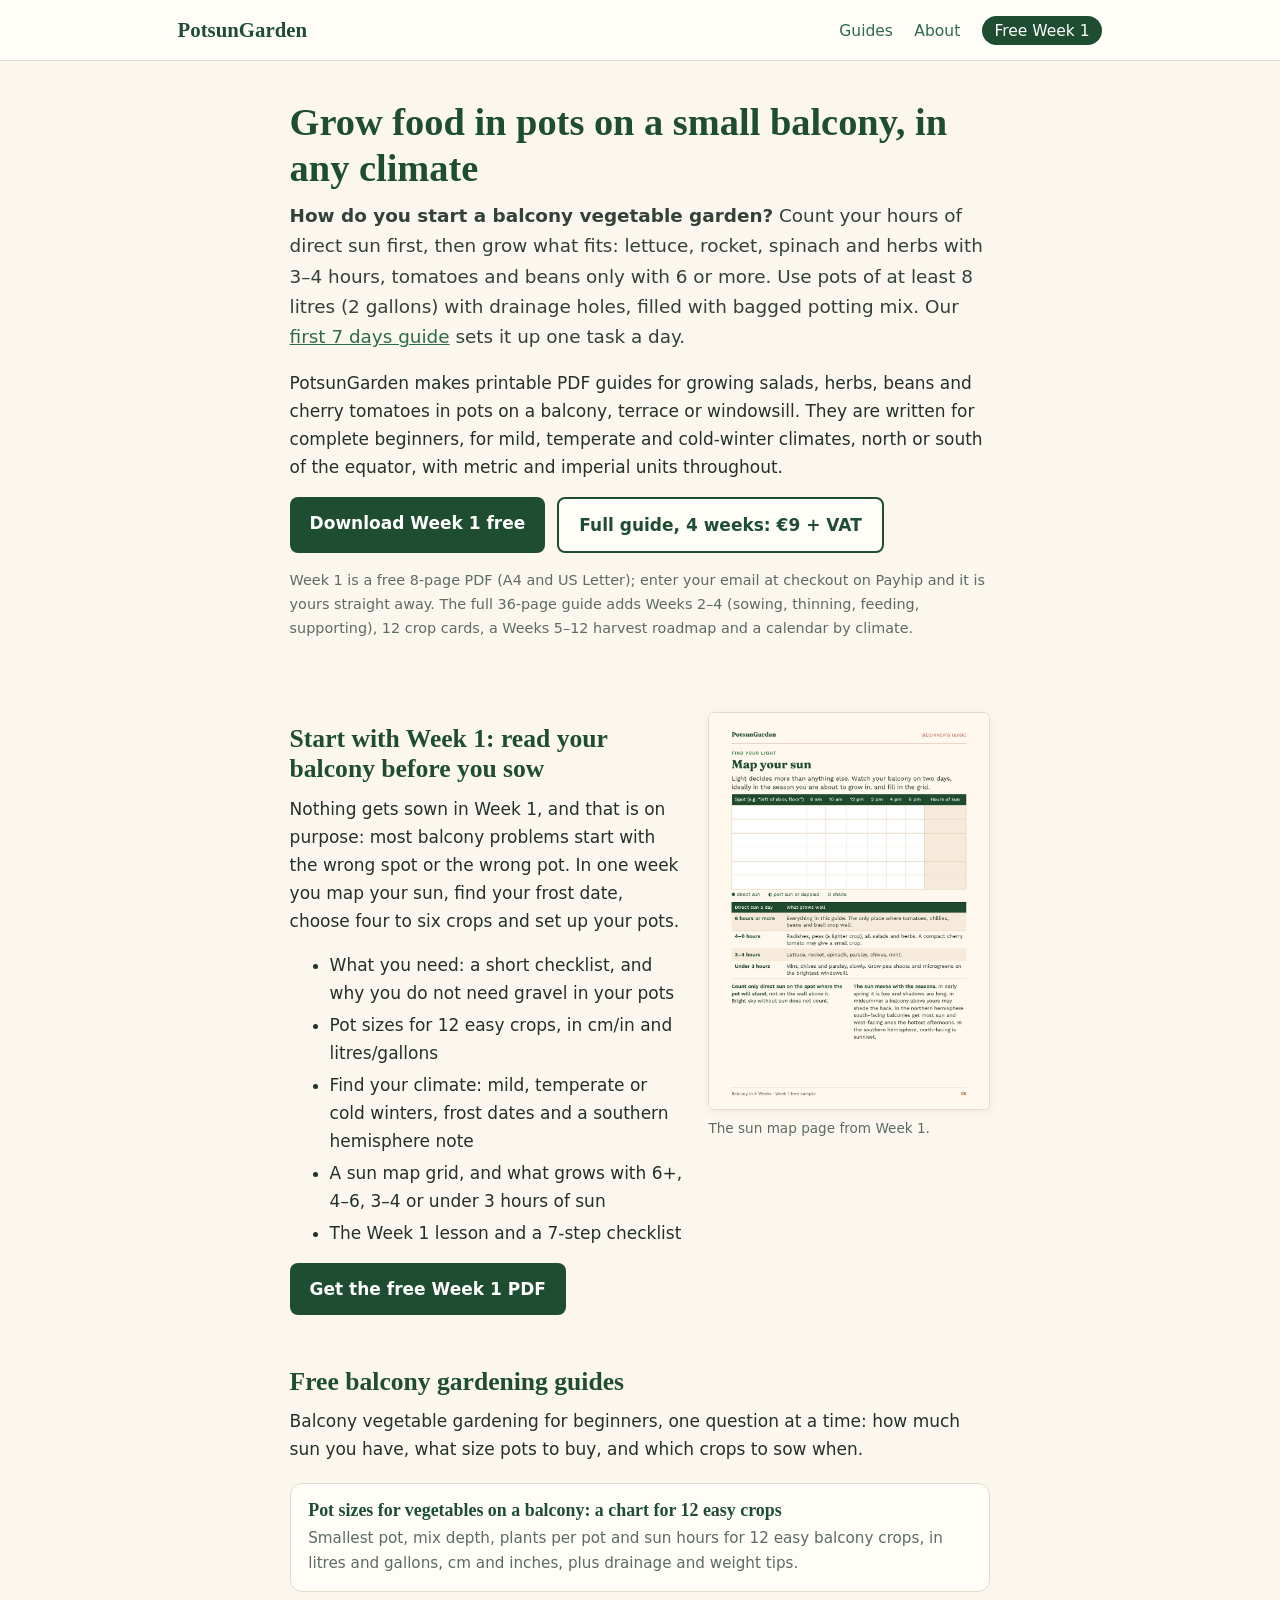
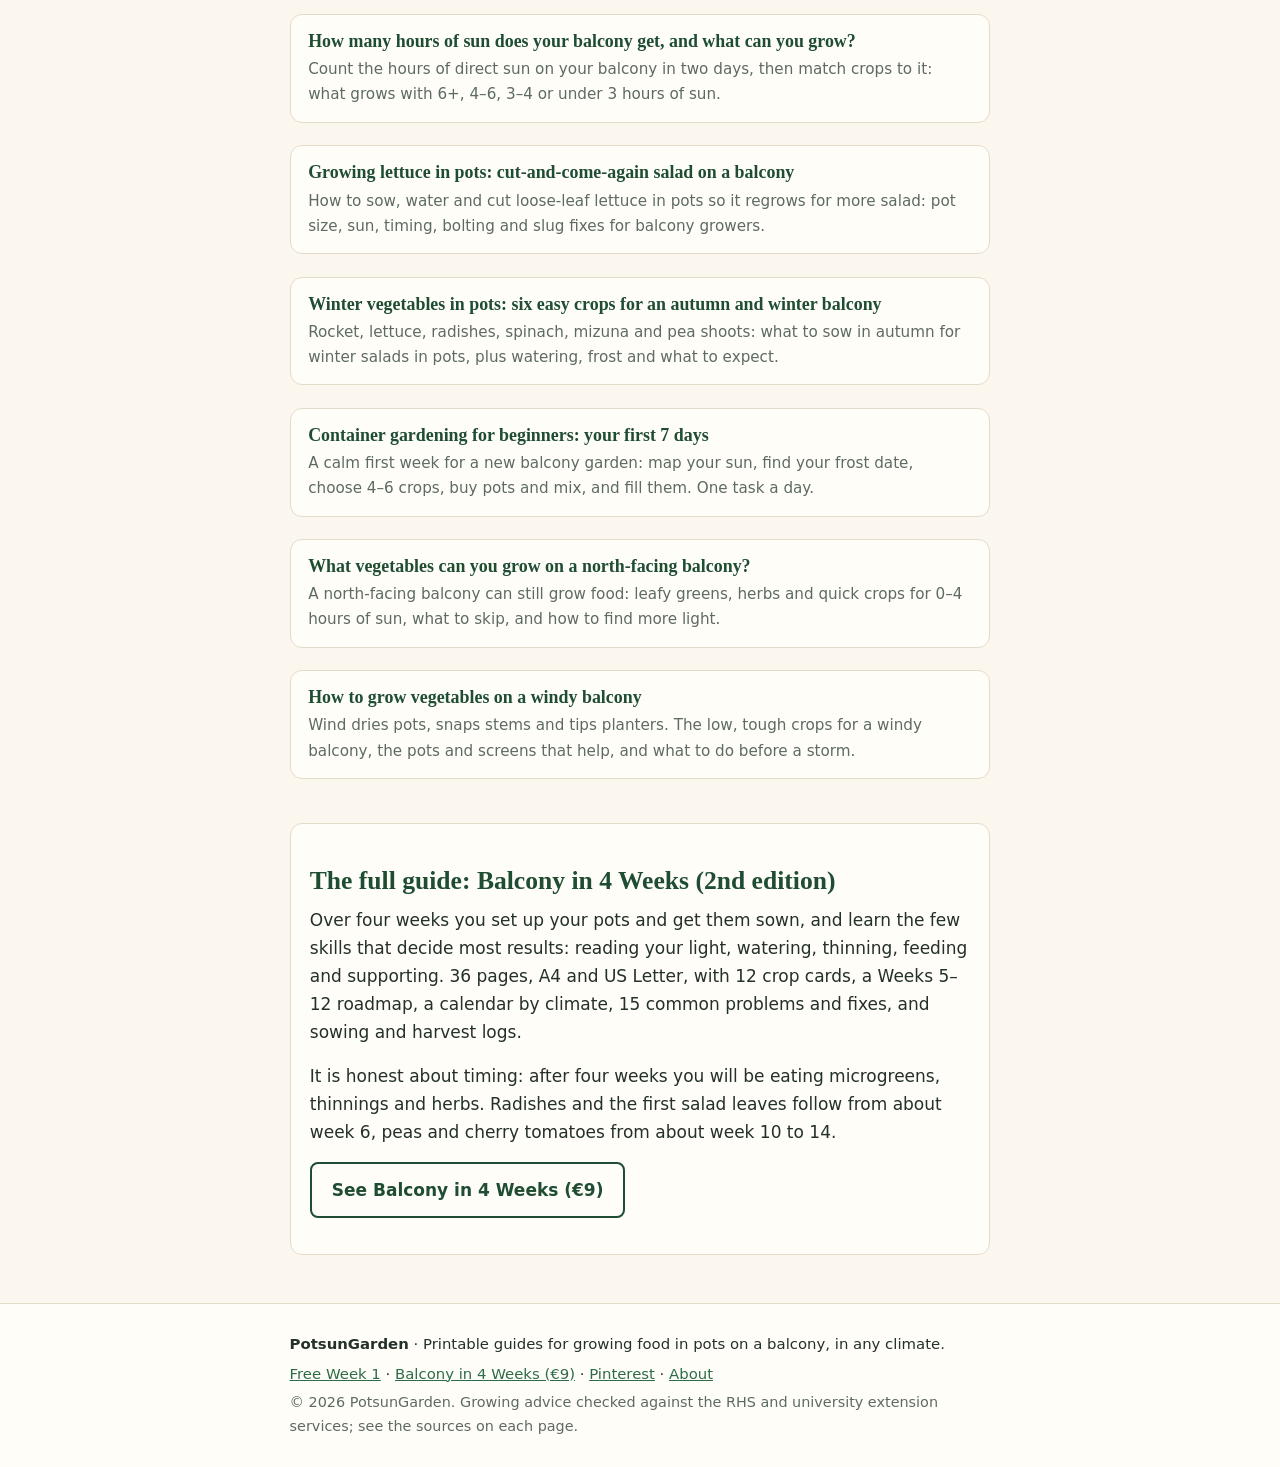
<file: index.html>
<!doctype html>
<html lang="en">
<head>
<meta charset="utf-8">
<meta name="viewport" content="width=device-width, initial-scale=1">
<meta name="p:domain_verify" content="c9f7734df45bd1a1e3e22cd09c8d9e38"/>
<title>Balcony Vegetable Gardening for Beginners | PotsunGarden</title>
<meta name="description" content="Grow food in pots on a small balcony, in any climate. Free guides on pot sizes, sun hours, lettuce and winter crops, plus a free Week 1 PDF to get started.">
<link rel="canonical" href="https://potsungarden.github.io/">
<meta property="og:type" content="website">
<meta property="og:site_name" content="PotsunGarden">
<meta property="og:title" content="Balcony Vegetable Gardening for Beginners | PotsunGarden">
<meta property="og:description" content="Grow food in pots on a small balcony, in any climate. Free guides on pot sizes, sun hours, lettuce and winter crops, plus a free Week 1 PDF to get started.">
<meta property="og:url" content="https://potsungarden.github.io/">
<meta property="og:image" content="https://potsungarden.github.io/img/week1-p03.jpg">
<meta name="twitter:card" content="summary_large_image">
<link rel="stylesheet" href="style.css">
<script type="application/ld+json">
{
 "@context": "https://schema.org",
 "@graph": [
  {
   "@type": "WebSite",
   "@id": "https://potsungarden.github.io/#site",
   "name": "PotsunGarden",
   "url": "https://potsungarden.github.io/",
   "inLanguage": "en",
   "publisher": {
    "@id": "https://potsungarden.github.io/#org"
   }
  },
  {
   "@type": "Organization",
   "@id": "https://potsungarden.github.io/#org",
   "name": "PotsunGarden",
   "url": "https://potsungarden.github.io/",
   "sameAs": [
    "https://www.pinterest.com/potsungarden/",
    "https://www.facebook.com/profile.php?id=61595227014449",
    "https://www.tiktok.com/@potsungarden",
    "https://www.reddit.com/user/PotsunGarden"
   ],
   "description": "Printable PDF guides for growing food in pots on a balcony, terrace or windowsill, for beginners in any climate."
  },
  {
   "@type": "Product",
   "@id": "https://payhip.com/b/mtjgL#product",
   "name": "FREE Week 1: Get Your Balcony Ready – Free Container Gardening Guide for Beginners (PDF)",
   "alternateName": "FREE Week 1: Get Your Balcony Ready",
   "description": "Free 8-page PDF (A4 and US Letter), Week 1 of Balcony in 4 Weeks: pot sizes for 12 easy crops, a sun map, climate and frost dates, and a 7-step checklist. An email address is required at checkout.",
   "url": "https://payhip.com/b/mtjgL",
   "image": [
    "https://potsungarden.github.io/img/product-week1-cover.jpg",
    "https://potsungarden.github.io/img/week1-p03.jpg"
   ],
   "brand": {
    "@type": "Brand",
    "name": "PotsunGarden"
   },
   "offers": {
    "@type": "Offer",
    "url": "https://payhip.com/b/mtjgL",
    "price": "0.00",
    "priceCurrency": "EUR",
    "availability": "https://schema.org/InStock",
    "priceSpecification": {
     "@type": "PriceSpecification",
     "price": "0.00",
     "priceCurrency": "EUR",
     "valueAddedTaxIncluded": false
    },
    "shippingDetails": {
     "@type": "OfferShippingDetails",
     "shippingRate": {
      "@type": "MonetaryAmount",
      "value": 0,
      "currency": "EUR"
     },
     "shippingDestination": [
      {
       "@type": "DefinedRegion",
       "addressCountry": "IT"
      },
      {
       "@type": "DefinedRegion",
       "addressCountry": "US"
      },
      {
       "@type": "DefinedRegion",
       "addressCountry": "GB"
      },
      {
       "@type": "DefinedRegion",
       "addressCountry": "IE"
      },
      {
       "@type": "DefinedRegion",
       "addressCountry": "DE"
      },
      {
       "@type": "DefinedRegion",
       "addressCountry": "FR"
      },
      {
       "@type": "DefinedRegion",
       "addressCountry": "ES"
      },
      {
       "@type": "DefinedRegion",
       "addressCountry": "NL"
      },
      {
       "@type": "DefinedRegion",
       "addressCountry": "BE"
      },
      {
       "@type": "DefinedRegion",
       "addressCountry": "AT"
      },
      {
       "@type": "DefinedRegion",
       "addressCountry": "CH"
      },
      {
       "@type": "DefinedRegion",
       "addressCountry": "SE"
      },
      {
       "@type": "DefinedRegion",
       "addressCountry": "CA"
      },
      {
       "@type": "DefinedRegion",
       "addressCountry": "AU"
      },
      {
       "@type": "DefinedRegion",
       "addressCountry": "NZ"
      }
     ],
     "deliveryTime": {
      "@type": "ShippingDeliveryTime",
      "handlingTime": {
       "@type": "QuantitativeValue",
       "minValue": 0,
       "maxValue": 0,
       "unitCode": "DAY"
      },
      "transitTime": {
       "@type": "QuantitativeValue",
       "minValue": 0,
       "maxValue": 0,
       "unitCode": "DAY"
      }
     }
    },
    "seller": {
     "@id": "https://potsungarden.github.io/#org"
    }
   }
  },
  {
   "@type": "Product",
   "@id": "https://payhip.com/b/ZfLyM#product",
   "name": "Start a Balcony Veg Garden in 4 Weeks: Beginner's Pot Guide",
   "alternateName": "Balcony in 4 Weeks (2nd Edition)",
   "description": "36-page beginner's guide to growing salads, herbs, beans and cherry tomatoes in pots on a balcony (A4 and US Letter PDFs): weekly lessons and checklists, 12 crop cards, a calendar by climate and 15 common problems and fixes.",
   "url": "https://payhip.com/b/ZfLyM",
   "image": [
    "https://potsungarden.github.io/img/product-balcony-in-4-weeks-cover.jpg"
   ],
   "brand": {
    "@type": "Brand",
    "name": "PotsunGarden"
   },
   "offers": {
    "@type": "Offer",
    "url": "https://payhip.com/b/ZfLyM",
    "price": "9.00",
    "priceCurrency": "EUR",
    "availability": "https://schema.org/InStock",
    "priceSpecification": {
     "@type": "PriceSpecification",
     "price": "9.00",
     "priceCurrency": "EUR",
     "valueAddedTaxIncluded": false
    },
    "shippingDetails": {
     "@type": "OfferShippingDetails",
     "shippingRate": {
      "@type": "MonetaryAmount",
      "value": 0,
      "currency": "EUR"
     },
     "shippingDestination": [
      {
       "@type": "DefinedRegion",
       "addressCountry": "IT"
      },
      {
       "@type": "DefinedRegion",
       "addressCountry": "US"
      },
      {
       "@type": "DefinedRegion",
       "addressCountry": "GB"
      },
      {
       "@type": "DefinedRegion",
       "addressCountry": "IE"
      },
      {
       "@type": "DefinedRegion",
       "addressCountry": "DE"
      },
      {
       "@type": "DefinedRegion",
       "addressCountry": "FR"
      },
      {
       "@type": "DefinedRegion",
       "addressCountry": "ES"
      },
      {
       "@type": "DefinedRegion",
       "addressCountry": "NL"
      },
      {
       "@type": "DefinedRegion",
       "addressCountry": "BE"
      },
      {
       "@type": "DefinedRegion",
       "addressCountry": "AT"
      },
      {
       "@type": "DefinedRegion",
       "addressCountry": "CH"
      },
      {
       "@type": "DefinedRegion",
       "addressCountry": "SE"
      },
      {
       "@type": "DefinedRegion",
       "addressCountry": "CA"
      },
      {
       "@type": "DefinedRegion",
       "addressCountry": "AU"
      },
      {
       "@type": "DefinedRegion",
       "addressCountry": "NZ"
      }
     ],
     "deliveryTime": {
      "@type": "ShippingDeliveryTime",
      "handlingTime": {
       "@type": "QuantitativeValue",
       "minValue": 0,
       "maxValue": 0,
       "unitCode": "DAY"
      },
      "transitTime": {
       "@type": "QuantitativeValue",
       "minValue": 0,
       "maxValue": 0,
       "unitCode": "DAY"
      }
     }
    },
    "seller": {
     "@id": "https://potsungarden.github.io/#org"
    }
   }
  }
 ]
}
</script>
<script data-goatcounter="https://potsungarden.goatcounter.com/count" async src="//gc.zgo.at/count.js"></script>
</head>
<body>
<a class="skip" href="#main">Skip to content</a>
<header class="site-header">
<div class="wrap header-inner">
<a class="logo" href="index.html">PotsunGarden</a>
<nav aria-label="Main">
<a href="index.html#guides">Guides</a>
<a href="about.html">About</a>
<a class="nav-cta" href="https://payhip.com/b/mtjgL?utm_source=site&amp;utm_medium=referral&amp;utm_campaign=home">Free Week 1</a>
</nav>
</div>
</header>
<main id="main" class="wrap">

<section class="hero">
<h1>Grow food in pots on a small balcony, in any climate</h1>
<p class="lead"><strong>How do you start a balcony vegetable garden?</strong> Count your hours of direct sun first, then grow what fits: lettuce, rocket, spinach and herbs with 3–4 hours, tomatoes and beans only with 6 or more. Use pots of at least 8 litres (2 gallons) with drainage holes, filled with bagged potting mix. Our <a href="container-gardening-for-beginners-first-7-days.html">first 7 days guide</a> sets it up one task a day.</p>
<p>PotsunGarden makes printable PDF guides for growing salads, herbs, beans and cherry tomatoes in pots on a balcony, terrace or windowsill. They are written for complete beginners, for mild, temperate and cold-winter climates, north or south of the equator, with metric and imperial units throughout.</p>
<p class="hero-ctas"><a class="btn" href="https://payhip.com/b/mtjgL?utm_source=site&amp;utm_medium=referral&amp;utm_campaign=home">Download Week 1 free</a> <a class="btn btn-secondary" href="https://payhip.com/b/ZfLyM?utm_source=site&amp;utm_medium=referral&amp;utm_campaign=home">Full guide, 4 weeks: €9 + VAT</a></p>
<p class="small">Week 1 is a free 8-page PDF (A4 and US Letter); enter your email at checkout on Payhip and it is yours straight away. The full 36-page guide adds Weeks 2&ndash;4 (sowing, thinning, feeding, supporting), 12 crop cards, a Weeks 5&ndash;12 harvest roadmap and a calendar by climate.</p>
</section>

<section class="week1">
<div class="week1-text">
<h2>Start with Week 1: read your balcony before you sow</h2>
<p>Nothing gets sown in Week 1, and that is on purpose: most balcony problems start with the wrong spot or the wrong pot. In one week you map your sun, find your frost date, choose four to six crops and set up your pots.</p>
<ul>
<li>What you need: a short checklist, and why you do not need gravel in your pots</li>
<li>Pot sizes for 12 easy crops, in cm/in and litres/gallons</li>
<li>Find your climate: mild, temperate or cold winters, frost dates and a southern hemisphere note</li>
<li>A sun map grid, and what grows with 6+, 4–6, 3–4 or under 3 hours of sun</li>
<li>The Week 1 lesson and a 7-step checklist</li>
</ul>
<p><a class="btn" href="https://payhip.com/b/mtjgL?utm_source=site&amp;utm_medium=referral&amp;utm_campaign=home">Get the free Week 1 PDF</a></p>
</div>
<figure class="preview">
<img src="img/week1-p05.jpg" alt="The sun map page from the free Week 1 PDF" width="900" height="1273" loading="lazy">
<figcaption>The sun map page from Week 1.</figcaption>
</figure>
</section>

<section id="guides">
<h2>Free balcony gardening guides</h2>
<p>Balcony vegetable gardening for beginners, one question at a time: how much sun you have, what size pots to buy, and which crops to sow when.</p>
<ul class="cards">
<li class="card"><a href="pot-sizes-for-balcony-vegetables.html"><h3>Pot sizes for vegetables on a balcony: a chart for 12 easy crops</h3><p>Smallest pot, mix depth, plants per pot and sun hours for 12 easy balcony crops, in litres and gallons, cm and inches, plus drainage and weight tips.</p></a></li>
<li class="card"><a href="balcony-sun-hours-what-to-grow.html"><h3>How many hours of sun does your balcony get, and what can you grow?</h3><p>Count the hours of direct sun on your balcony in two days, then match crops to it: what grows with 6+, 4–6, 3–4 or under 3 hours of sun.</p></a></li>
<li class="card"><a href="growing-lettuce-in-pots.html"><h3>Growing lettuce in pots: cut-and-come-again salad on a balcony</h3><p>How to sow, water and cut loose-leaf lettuce in pots so it regrows for more salad: pot size, sun, timing, bolting and slug fixes for balcony growers.</p></a></li>
<li class="card"><a href="winter-vegetables-in-pots.html"><h3>Winter vegetables in pots: six easy crops for an autumn and winter balcony</h3><p>Rocket, lettuce, radishes, spinach, mizuna and pea shoots: what to sow in autumn for winter salads in pots, plus watering, frost and what to expect.</p></a></li>
<li class="card"><a href="container-gardening-for-beginners-first-7-days.html"><h3>Container gardening for beginners: your first 7 days</h3><p>A calm first week for a new balcony garden: map your sun, find your frost date, choose 4–6 crops, buy pots and mix, and fill them. One task a day.</p></a></li>
<li class="card"><a href="vegetables-north-facing-balcony.html"><h3>What vegetables can you grow on a north-facing balcony?</h3><p>A north-facing balcony can still grow food: leafy greens, herbs and quick crops for 0–4 hours of sun, what to skip, and how to find more light.</p></a></li>
<li class="card"><a href="vegetables-windy-balcony.html"><h3>How to grow vegetables on a windy balcony</h3><p>Wind dries pots, snaps stems and tips planters. The low, tough crops for a windy balcony, the pots and screens that help, and what to do before a storm.</p></a></li>
</ul>
</section>

<section class="full-guide">
<h2>The full guide: Balcony in 4 Weeks (2nd edition)</h2>
<p>Over four weeks you set up your pots and get them sown, and learn the few skills that decide most results: reading your light, watering, thinning, feeding and supporting. 36 pages, A4 and US Letter, with 12 crop cards, a Weeks 5–12 roadmap, a calendar by climate, 15 common problems and fixes, and sowing and harvest logs.</p>
<p>It is honest about timing: after four weeks you will be eating microgreens, thinnings and herbs. Radishes and the first salad leaves follow from about week 6, peas and cherry tomatoes from about week 10 to 14.</p>
<p><a class="btn btn-secondary" href="https://payhip.com/b/ZfLyM?utm_source=site&amp;utm_medium=referral&amp;utm_campaign=home">See Balcony in 4 Weeks (€9)</a></p>
</section>

</main>
<footer class="site-footer">
<div class="wrap">
<p><strong>PotsunGarden</strong> · Printable guides for growing food in pots on a balcony, in any climate.</p>
<p><a href="https://payhip.com/b/mtjgL?utm_source=site&amp;utm_medium=referral&amp;utm_campaign=home">Free Week 1</a> · <a href="https://payhip.com/b/ZfLyM?utm_source=site&amp;utm_medium=referral&amp;utm_campaign=home">Balcony in 4 Weeks (€9)</a> · <a href="https://www.pinterest.com/potsungarden/">Pinterest</a> · <a href="about.html">About</a></p>
<p class="small">© 2026 PotsunGarden. Growing advice checked against the RHS and university extension services; see the sources on each page.</p>
</div>
</footer>
</body>
</html>
</file>
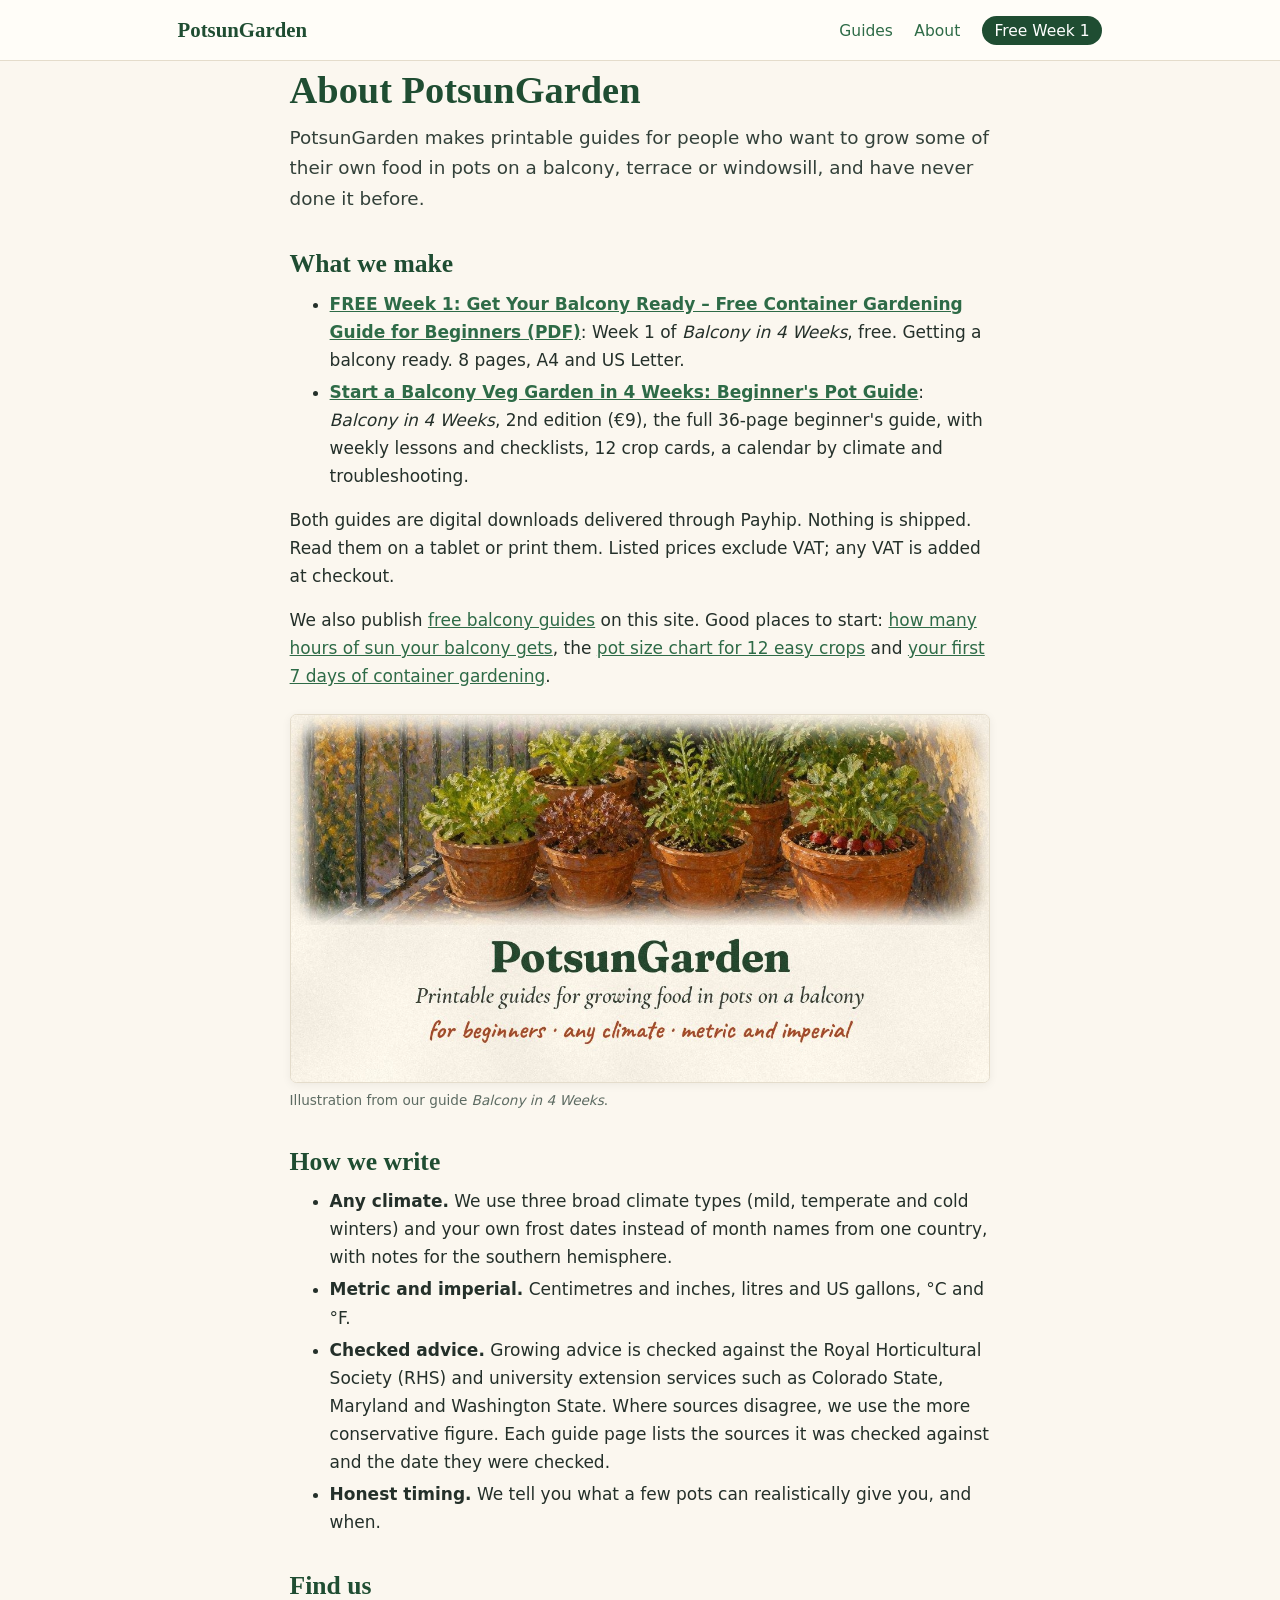
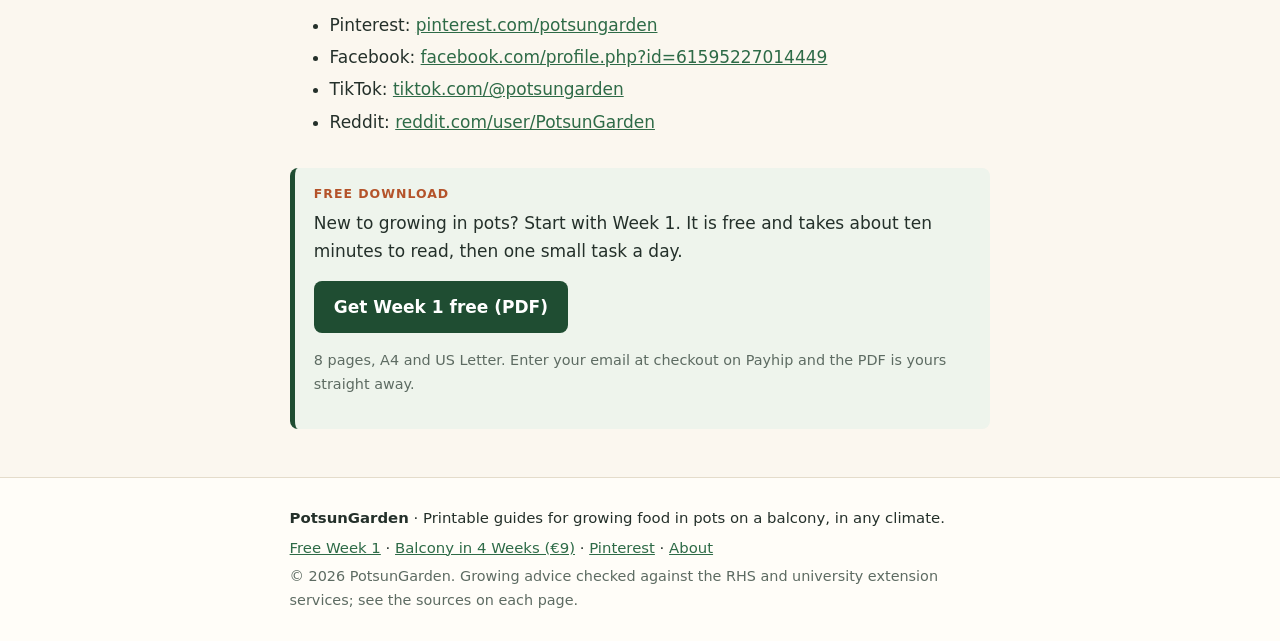
<file: about.html>
<!doctype html>
<html lang="en">
<head>
<meta charset="utf-8">
<meta name="viewport" content="width=device-width, initial-scale=1">
<meta name="p:domain_verify" content="c9f7734df45bd1a1e3e22cd09c8d9e38"/>
<title>About PotsunGarden: Printable Balcony Gardening Guides</title>
<meta name="description" content="PotsunGarden makes printable PDF guides for growing food in pots on a balcony, for beginners in any climate, with metric and imperial units.">
<link rel="canonical" href="https://potsungarden.github.io/about.html">
<meta property="og:type" content="website">
<meta property="og:site_name" content="PotsunGarden">
<meta property="og:title" content="About PotsunGarden: Printable Balcony Gardening Guides">
<meta property="og:description" content="PotsunGarden makes printable PDF guides for growing food in pots on a balcony, for beginners in any climate, with metric and imperial units.">
<meta property="og:url" content="https://potsungarden.github.io/about.html">
<meta property="og:image" content="https://potsungarden.github.io/img/about-potsungarden-1200x630.jpg">
<meta name="twitter:card" content="summary_large_image">
<link rel="stylesheet" href="style.css">
<script type="application/ld+json">
{
 "@context": "https://schema.org",
 "@graph": [
  {
   "@type": "AboutPage",
   "url": "https://potsungarden.github.io/about.html",
   "name": "About PotsunGarden",
   "inLanguage": "en",
   "about": {
    "@id": "https://potsungarden.github.io/#org"
   }
  },
  {
   "@type": "Organization",
   "@id": "https://potsungarden.github.io/#org",
   "name": "PotsunGarden",
   "url": "https://potsungarden.github.io/",
   "sameAs": [
    "https://www.pinterest.com/potsungarden/",
    "https://www.facebook.com/profile.php?id=61595227014449",
    "https://www.tiktok.com/@potsungarden",
    "https://www.reddit.com/user/PotsunGarden"
   ]
  },
  {
   "@type": "Product",
   "@id": "https://payhip.com/b/mtjgL#product",
   "name": "FREE Week 1: Get Your Balcony Ready – Free Container Gardening Guide for Beginners (PDF)",
   "alternateName": "FREE Week 1: Get Your Balcony Ready",
   "description": "Free 8-page PDF (A4 and US Letter), Week 1 of Balcony in 4 Weeks: pot sizes for 12 easy crops, a sun map, climate and frost dates, and a 7-step checklist. An email address is required at checkout.",
   "url": "https://payhip.com/b/mtjgL",
   "image": [
    "https://potsungarden.github.io/img/product-week1-cover.jpg",
    "https://potsungarden.github.io/img/week1-p03.jpg"
   ],
   "brand": {
    "@type": "Brand",
    "name": "PotsunGarden"
   },
   "offers": {
    "@type": "Offer",
    "url": "https://payhip.com/b/mtjgL",
    "price": "0.00",
    "priceCurrency": "EUR",
    "availability": "https://schema.org/InStock",
    "priceSpecification": {
     "@type": "PriceSpecification",
     "price": "0.00",
     "priceCurrency": "EUR",
     "valueAddedTaxIncluded": false
    },
    "shippingDetails": {
     "@type": "OfferShippingDetails",
     "shippingRate": {
      "@type": "MonetaryAmount",
      "value": 0,
      "currency": "EUR"
     },
     "shippingDestination": [
      {
       "@type": "DefinedRegion",
       "addressCountry": "IT"
      },
      {
       "@type": "DefinedRegion",
       "addressCountry": "US"
      },
      {
       "@type": "DefinedRegion",
       "addressCountry": "GB"
      },
      {
       "@type": "DefinedRegion",
       "addressCountry": "IE"
      },
      {
       "@type": "DefinedRegion",
       "addressCountry": "DE"
      },
      {
       "@type": "DefinedRegion",
       "addressCountry": "FR"
      },
      {
       "@type": "DefinedRegion",
       "addressCountry": "ES"
      },
      {
       "@type": "DefinedRegion",
       "addressCountry": "NL"
      },
      {
       "@type": "DefinedRegion",
       "addressCountry": "BE"
      },
      {
       "@type": "DefinedRegion",
       "addressCountry": "AT"
      },
      {
       "@type": "DefinedRegion",
       "addressCountry": "CH"
      },
      {
       "@type": "DefinedRegion",
       "addressCountry": "SE"
      },
      {
       "@type": "DefinedRegion",
       "addressCountry": "CA"
      },
      {
       "@type": "DefinedRegion",
       "addressCountry": "AU"
      },
      {
       "@type": "DefinedRegion",
       "addressCountry": "NZ"
      }
     ],
     "deliveryTime": {
      "@type": "ShippingDeliveryTime",
      "handlingTime": {
       "@type": "QuantitativeValue",
       "minValue": 0,
       "maxValue": 0,
       "unitCode": "DAY"
      },
      "transitTime": {
       "@type": "QuantitativeValue",
       "minValue": 0,
       "maxValue": 0,
       "unitCode": "DAY"
      }
     }
    },
    "seller": {
     "@id": "https://potsungarden.github.io/#org"
    }
   }
  },
  {
   "@type": "Product",
   "@id": "https://payhip.com/b/ZfLyM#product",
   "name": "Start a Balcony Veg Garden in 4 Weeks: Beginner's Pot Guide",
   "alternateName": "Balcony in 4 Weeks (2nd Edition)",
   "description": "36-page beginner's guide to growing salads, herbs, beans and cherry tomatoes in pots on a balcony (A4 and US Letter PDFs): weekly lessons and checklists, 12 crop cards, a calendar by climate and 15 common problems and fixes.",
   "url": "https://payhip.com/b/ZfLyM",
   "image": [
    "https://potsungarden.github.io/img/product-balcony-in-4-weeks-cover.jpg"
   ],
   "brand": {
    "@type": "Brand",
    "name": "PotsunGarden"
   },
   "offers": {
    "@type": "Offer",
    "url": "https://payhip.com/b/ZfLyM",
    "price": "9.00",
    "priceCurrency": "EUR",
    "availability": "https://schema.org/InStock",
    "priceSpecification": {
     "@type": "PriceSpecification",
     "price": "9.00",
     "priceCurrency": "EUR",
     "valueAddedTaxIncluded": false
    },
    "shippingDetails": {
     "@type": "OfferShippingDetails",
     "shippingRate": {
      "@type": "MonetaryAmount",
      "value": 0,
      "currency": "EUR"
     },
     "shippingDestination": [
      {
       "@type": "DefinedRegion",
       "addressCountry": "IT"
      },
      {
       "@type": "DefinedRegion",
       "addressCountry": "US"
      },
      {
       "@type": "DefinedRegion",
       "addressCountry": "GB"
      },
      {
       "@type": "DefinedRegion",
       "addressCountry": "IE"
      },
      {
       "@type": "DefinedRegion",
       "addressCountry": "DE"
      },
      {
       "@type": "DefinedRegion",
       "addressCountry": "FR"
      },
      {
       "@type": "DefinedRegion",
       "addressCountry": "ES"
      },
      {
       "@type": "DefinedRegion",
       "addressCountry": "NL"
      },
      {
       "@type": "DefinedRegion",
       "addressCountry": "BE"
      },
      {
       "@type": "DefinedRegion",
       "addressCountry": "AT"
      },
      {
       "@type": "DefinedRegion",
       "addressCountry": "CH"
      },
      {
       "@type": "DefinedRegion",
       "addressCountry": "SE"
      },
      {
       "@type": "DefinedRegion",
       "addressCountry": "CA"
      },
      {
       "@type": "DefinedRegion",
       "addressCountry": "AU"
      },
      {
       "@type": "DefinedRegion",
       "addressCountry": "NZ"
      }
     ],
     "deliveryTime": {
      "@type": "ShippingDeliveryTime",
      "handlingTime": {
       "@type": "QuantitativeValue",
       "minValue": 0,
       "maxValue": 0,
       "unitCode": "DAY"
      },
      "transitTime": {
       "@type": "QuantitativeValue",
       "minValue": 0,
       "maxValue": 0,
       "unitCode": "DAY"
      }
     }
    },
    "seller": {
     "@id": "https://potsungarden.github.io/#org"
    }
   }
  }
 ]
}
</script>
<script data-goatcounter="https://potsungarden.goatcounter.com/count" async src="//gc.zgo.at/count.js"></script>
</head>
<body>
<a class="skip" href="#main">Skip to content</a>
<header class="site-header">
<div class="wrap header-inner">
<a class="logo" href="index.html">PotsunGarden</a>
<nav aria-label="Main">
<a href="index.html#guides">Guides</a>
<a href="about.html">About</a>
<a class="nav-cta" href="https://payhip.com/b/mtjgL?utm_source=site&amp;utm_medium=referral&amp;utm_campaign=about">Free Week 1</a>
</nav>
</div>
</header>
<main id="main" class="wrap">

<article>
<h1>About PotsunGarden</h1>
<p class="lead">PotsunGarden makes printable guides for people who want to grow some of their own food in pots on a balcony, terrace or windowsill, and have never done it before.</p>
<h2>What we make</h2>
<ul>
<li><a href="https://payhip.com/b/mtjgL?utm_source=site&amp;utm_medium=referral&amp;utm_campaign=about"><strong>FREE Week 1: Get Your Balcony Ready – Free Container Gardening Guide for Beginners (PDF)</strong></a>: Week 1 of <em>Balcony in 4 Weeks</em>, free. Getting a balcony ready. 8 pages, A4 and US Letter.</li>
<li><a href="https://payhip.com/b/ZfLyM?utm_source=site&amp;utm_medium=referral&amp;utm_campaign=about"><strong>Start a Balcony Veg Garden in 4 Weeks: Beginner&#x27;s Pot Guide</strong></a>: <em>Balcony in 4 Weeks</em>, 2nd edition (€9), the full 36-page beginner's guide, with weekly lessons and checklists, 12 crop cards, a calendar by climate and troubleshooting.</li>
</ul>
<p>Both guides are digital downloads delivered through Payhip. Nothing is shipped. Read them on a tablet or print them. Listed prices exclude VAT; any VAT is added at checkout.</p>
<p>We also publish <a href="index.html#guides">free balcony guides</a> on this site. Good places to start: <a href="balcony-sun-hours-what-to-grow.html">how many hours of sun your balcony gets</a>, the <a href="pot-sizes-for-balcony-vegetables.html">pot size chart for 12 easy crops</a> and <a href="container-gardening-for-beginners-first-7-days.html">your first 7 days of container gardening</a>.</p>
<figure class="preview wide">
<img src="img/about-potsungarden-1200x630.jpg" alt="Painting of terracotta pots of lettuce, rocket, herbs and radishes on a sunny balcony, with the PotsunGarden name and the line: printable guides for growing food in pots on a balcony" width="1200" height="630" loading="lazy">
<figcaption>Illustration from our guide <em>Balcony in 4 Weeks</em>.</figcaption>
</figure>
<h2>How we write</h2>
<ul>
<li><strong>Any climate.</strong> We use three broad climate types (mild, temperate and cold winters) and your own frost dates instead of month names from one country, with notes for the southern hemisphere.</li>
<li><strong>Metric and imperial.</strong> Centimetres and inches, litres and US gallons, °C and °F.</li>
<li><strong>Checked advice.</strong> Growing advice is checked against the Royal Horticultural Society (RHS) and university extension services such as Colorado State, Maryland and Washington State. Where sources disagree, we use the more conservative figure. Each guide page lists the sources it was checked against and the date they were checked.</li>
<li><strong>Honest timing.</strong> We tell you what a few pots can realistically give you, and when.</li>
</ul>
<h2>Find us</h2>
<ul>
<li>Pinterest: <a href="https://www.pinterest.com/potsungarden/">pinterest.com/potsungarden</a></li>
<li>Facebook: <a href="https://www.facebook.com/profile.php?id=61595227014449">facebook.com/profile.php?id=61595227014449</a></li>
<li>TikTok: <a href="https://www.tiktok.com/@potsungarden">tiktok.com/@potsungarden</a></li>
<li>Reddit: <a href="https://www.reddit.com/user/PotsunGarden">reddit.com/user/PotsunGarden</a></li>
</ul>
<aside class="cta">
<p class="cta-kicker">Free download</p>
<p>New to growing in pots? Start with Week 1. It is free and takes about ten minutes to read, then one small task a day.</p>
<p><a class="btn" href="https://payhip.com/b/mtjgL?utm_source=site&amp;utm_medium=referral&amp;utm_campaign=about">Get Week 1 free (PDF)</a></p>
<p class="small">8 pages, A4 and US Letter. Enter your email at checkout on Payhip and the PDF is yours straight away.</p>
</aside>
</article>

</main>
<footer class="site-footer">
<div class="wrap">
<p><strong>PotsunGarden</strong> · Printable guides for growing food in pots on a balcony, in any climate.</p>
<p><a href="https://payhip.com/b/mtjgL?utm_source=site&amp;utm_medium=referral&amp;utm_campaign=about">Free Week 1</a> · <a href="https://payhip.com/b/ZfLyM?utm_source=site&amp;utm_medium=referral&amp;utm_campaign=about">Balcony in 4 Weeks (€9)</a> · <a href="https://www.pinterest.com/potsungarden/">Pinterest</a> · <a href="about.html">About</a></p>
<p class="small">© 2026 PotsunGarden. Growing advice checked against the RHS and university extension services; see the sources on each page.</p>
</div>
</footer>
</body>
</html>
</file>
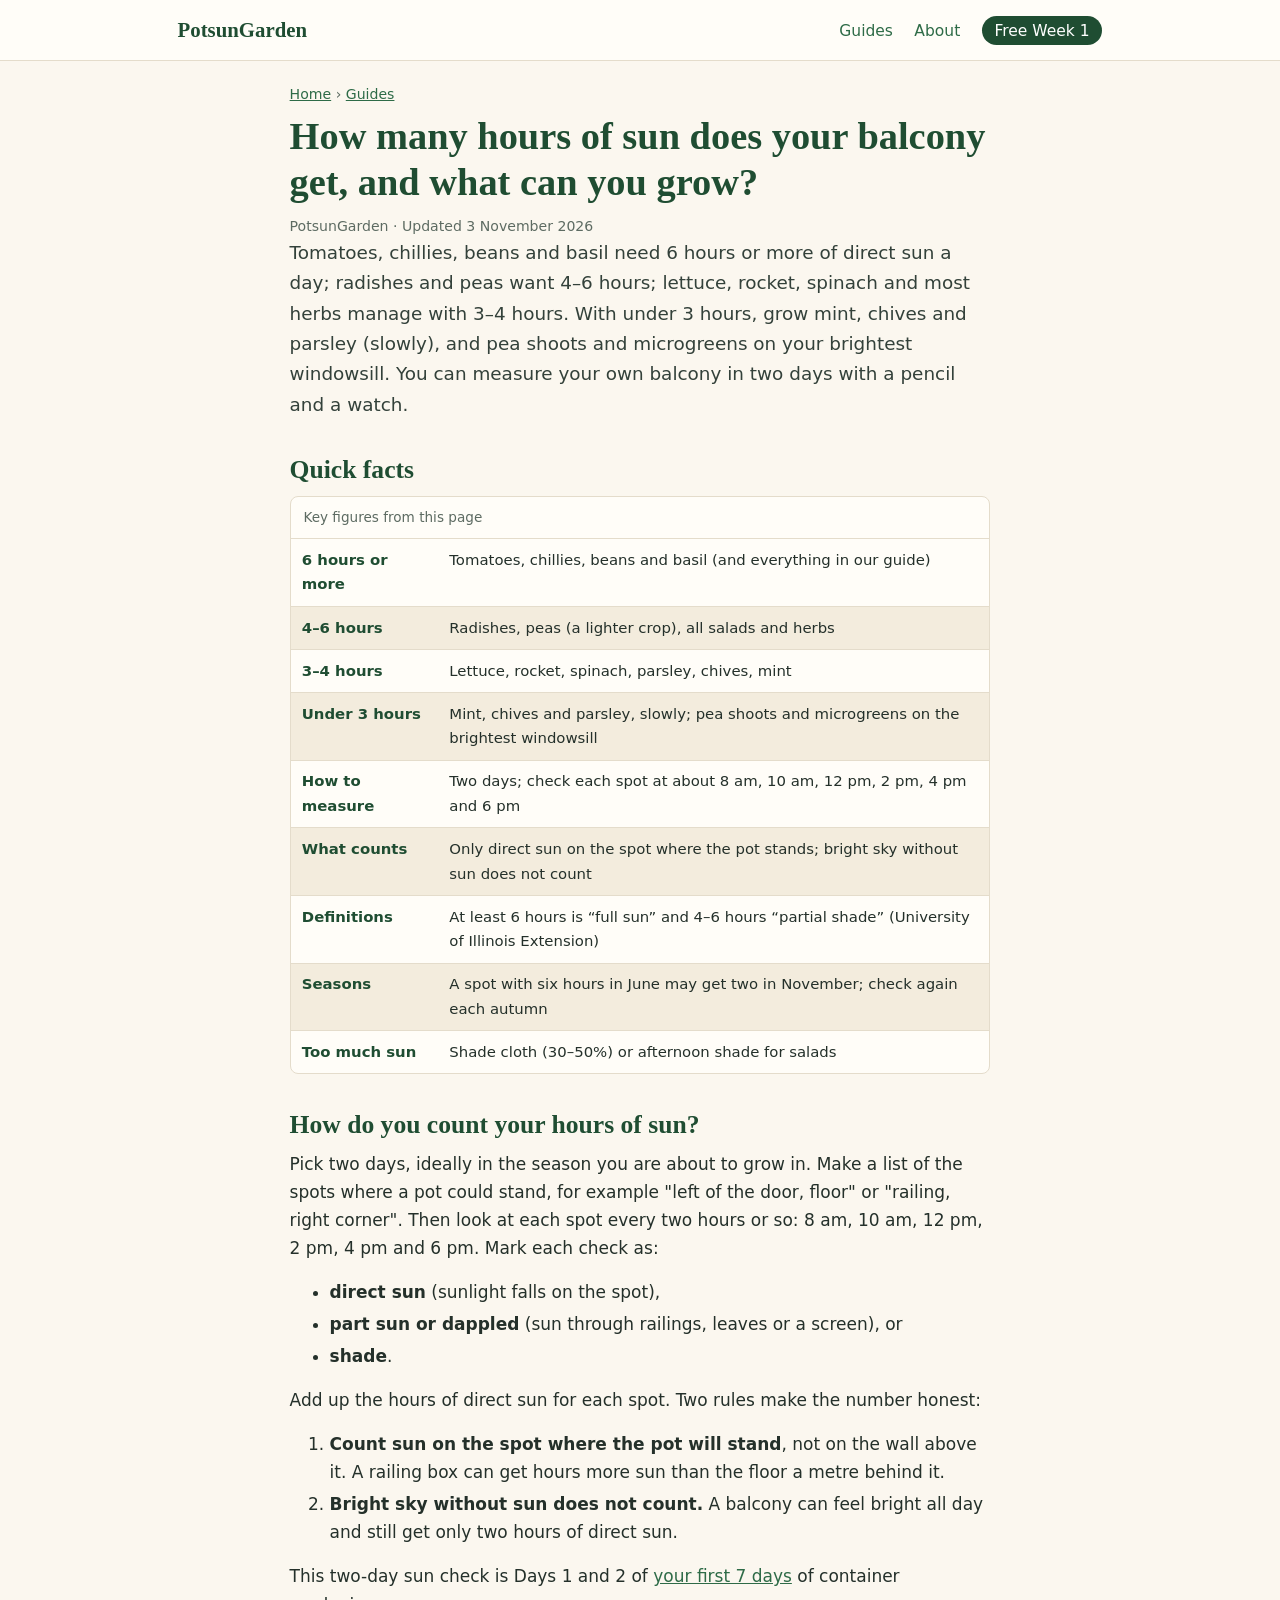
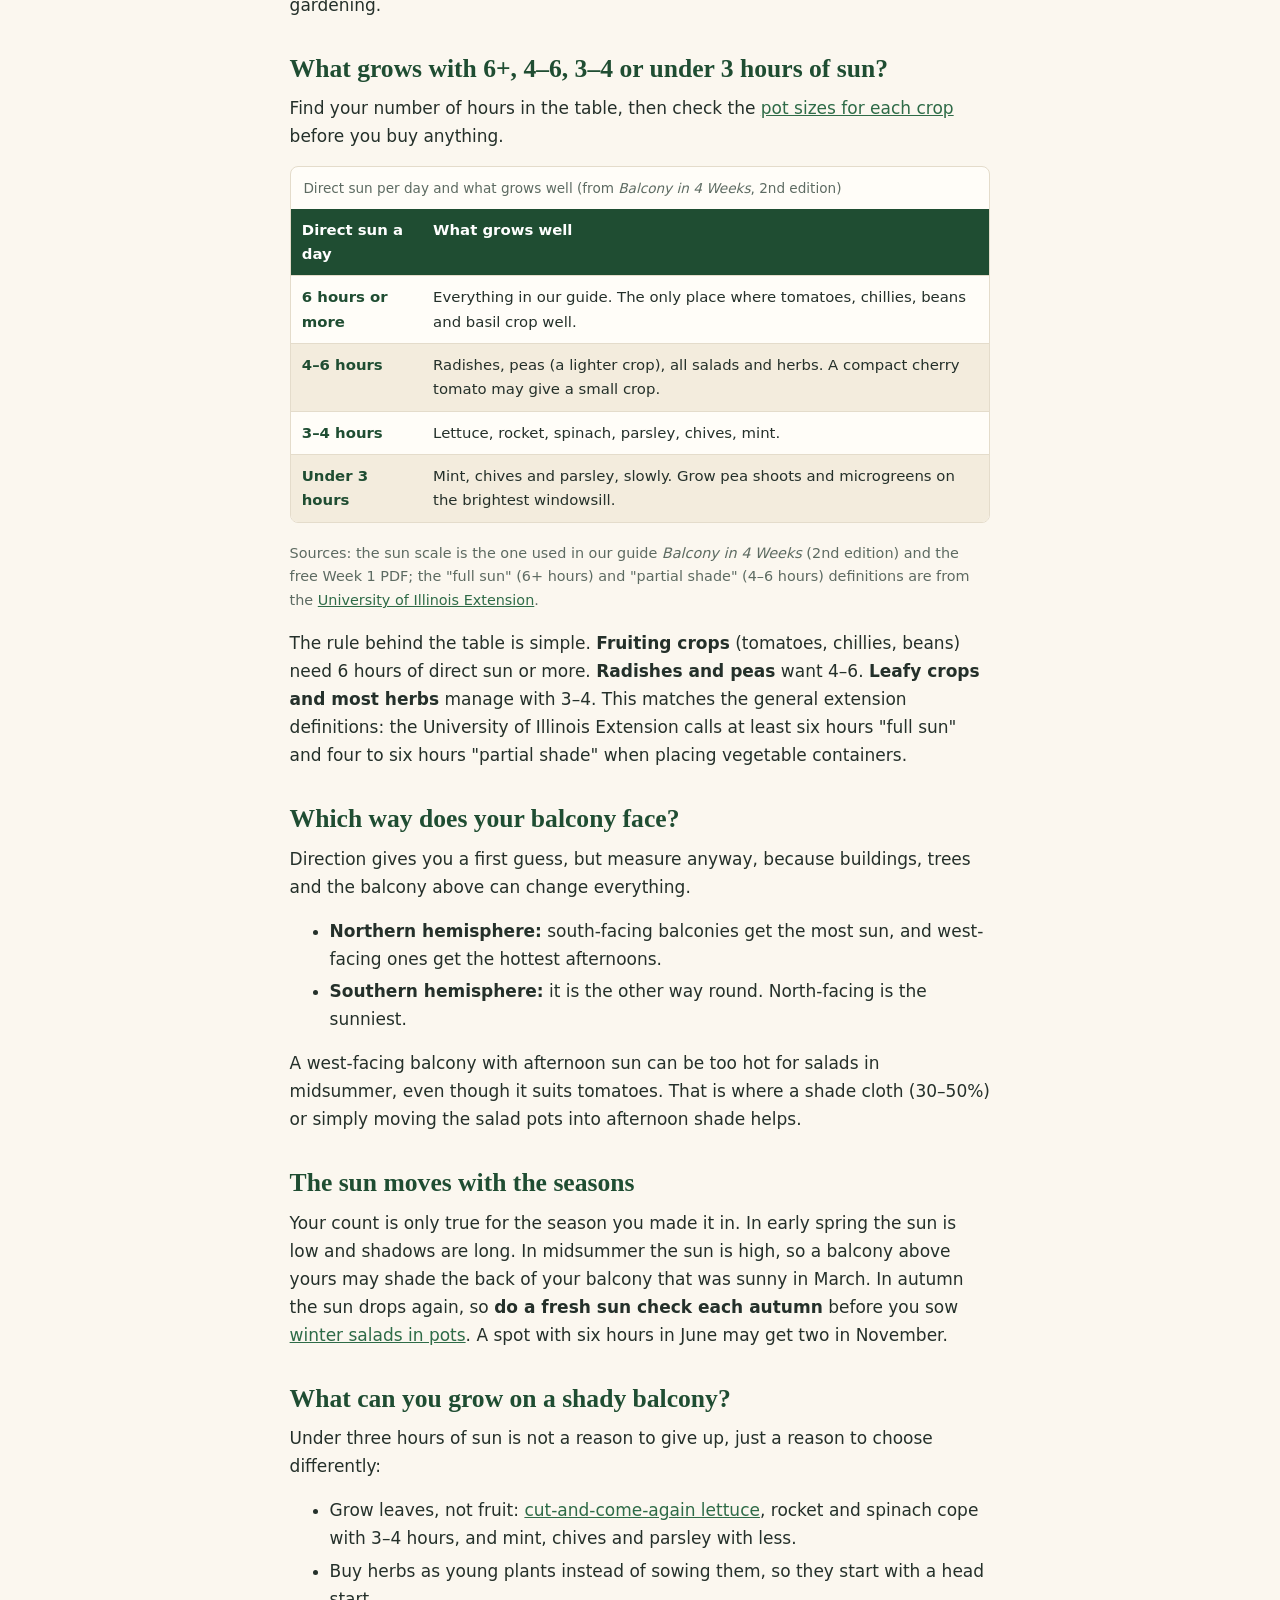
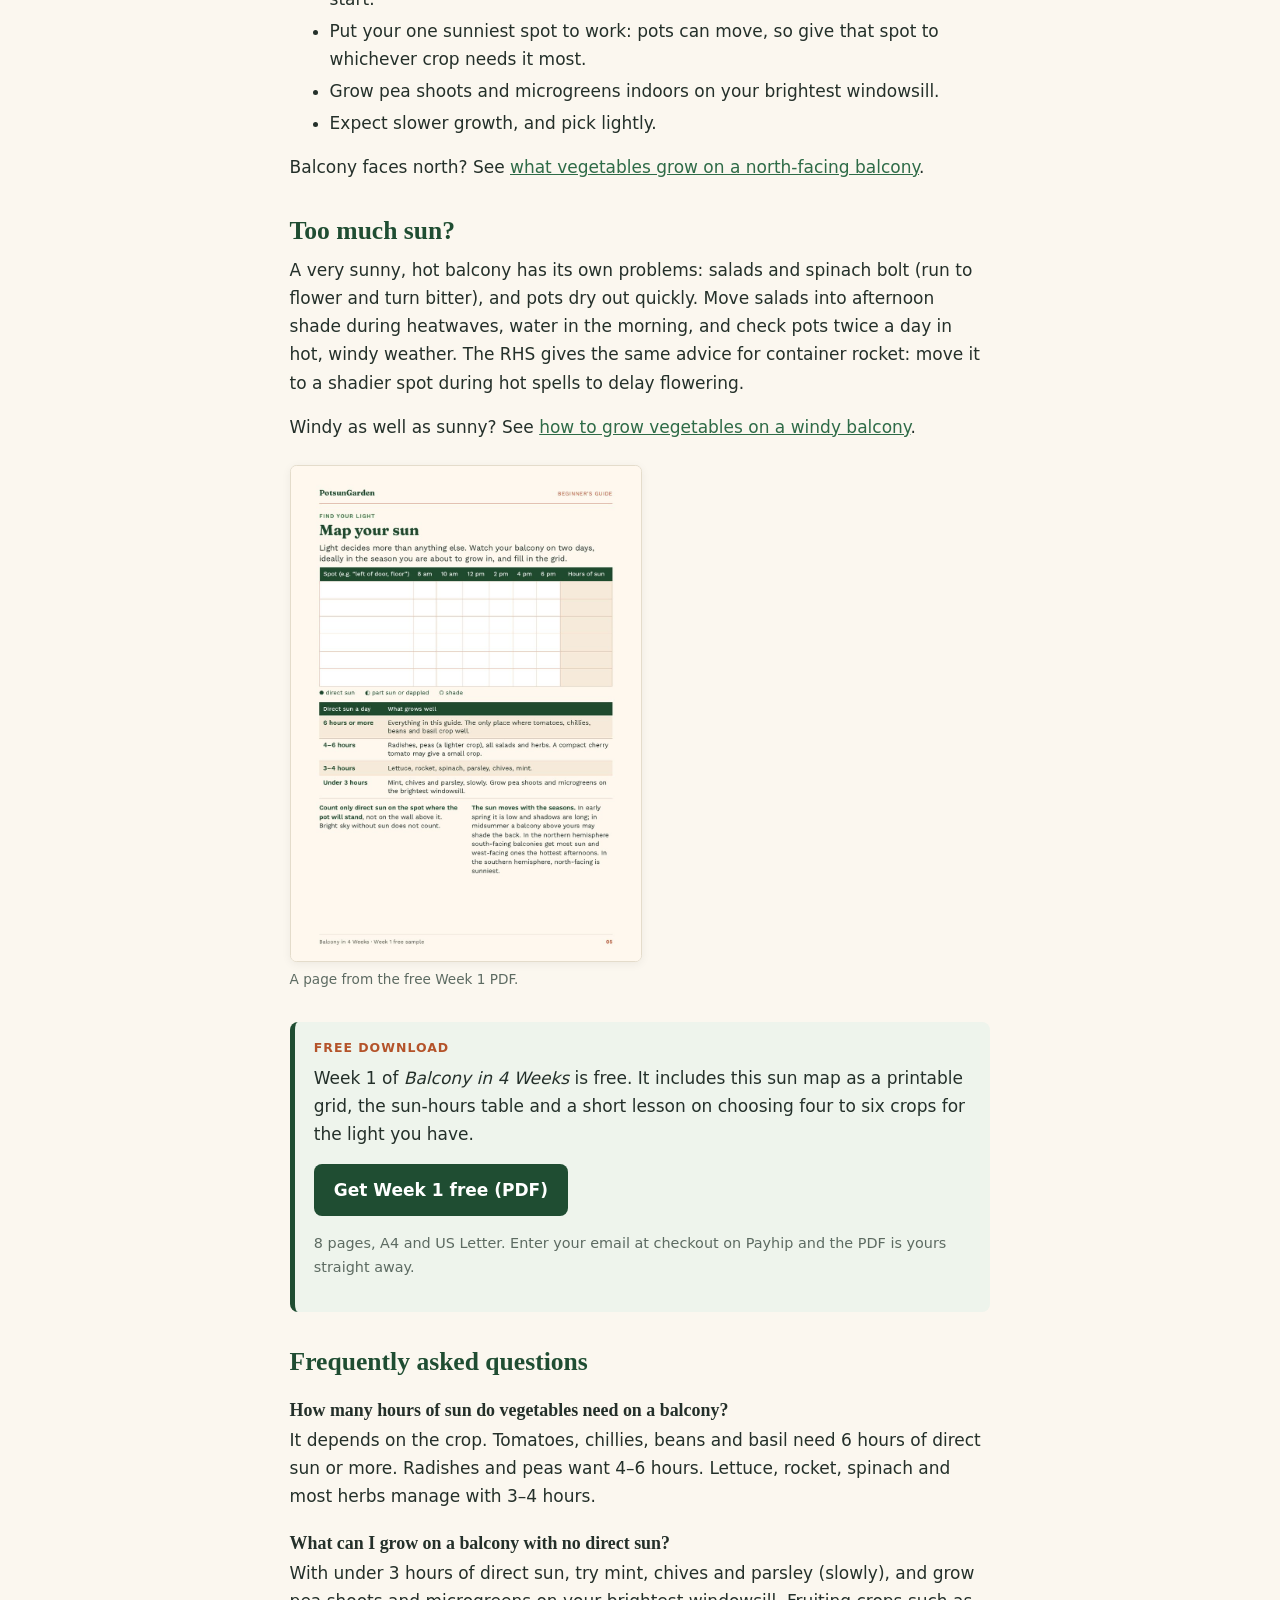
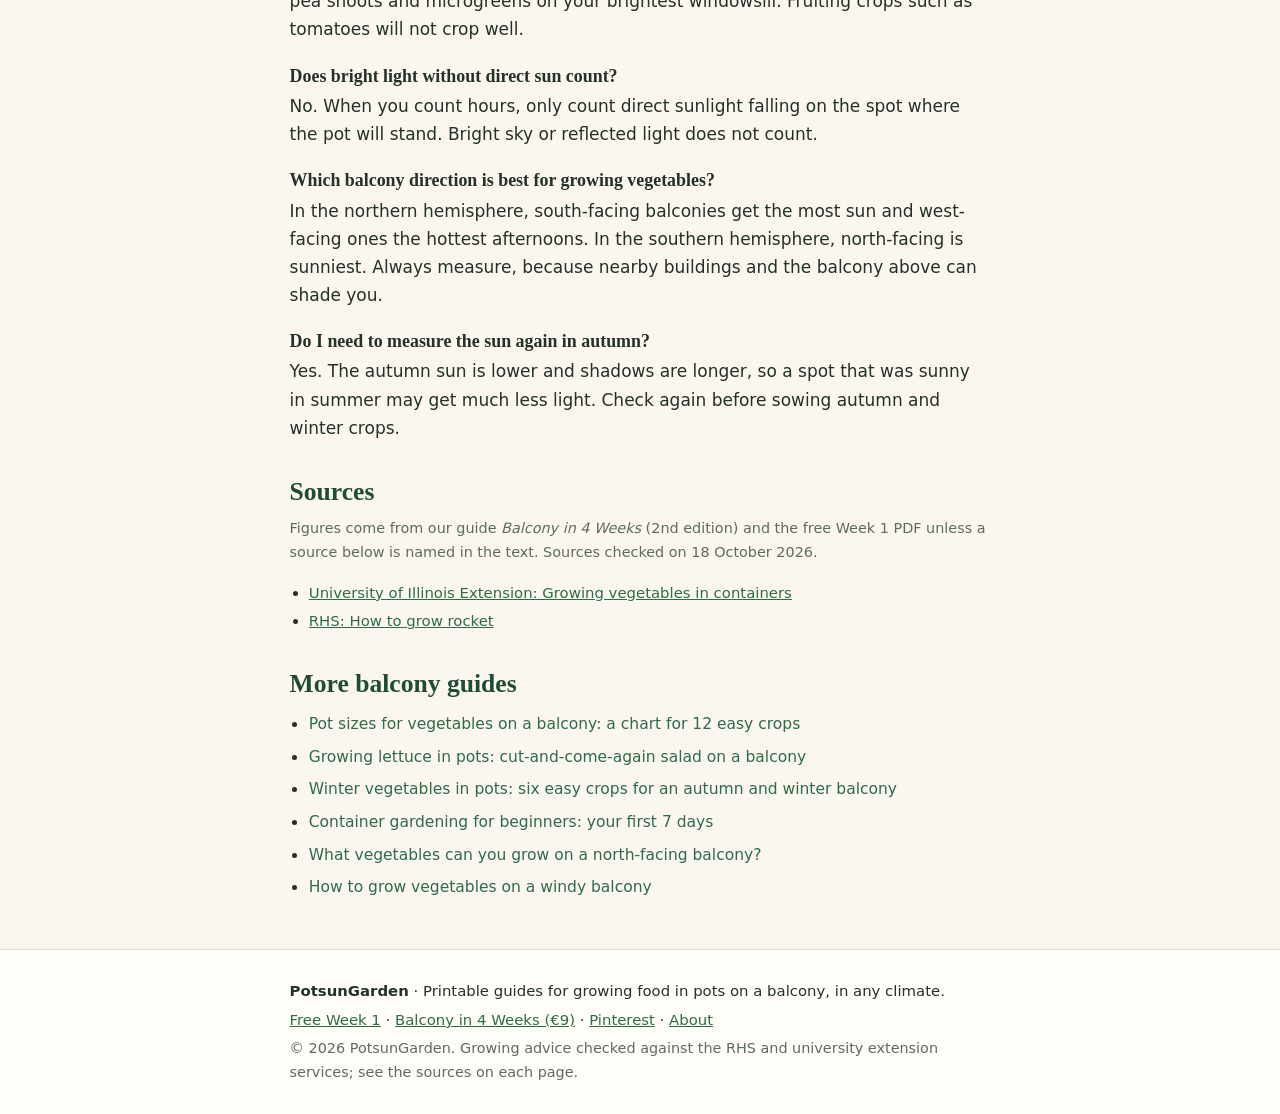
<file: balcony-sun-hours-what-to-grow.html>
<!doctype html>
<html lang="en">
<head>
<meta charset="utf-8">
<meta name="viewport" content="width=device-width, initial-scale=1">
<meta name="p:domain_verify" content="c9f7734df45bd1a1e3e22cd09c8d9e38"/>
<title>How Many Hours of Sun Does Your Balcony Get? | PotsunGarden</title>
<meta name="description" content="Count the hours of direct sun on your balcony in two days, then match crops to it: what grows with 6+, 4–6, 3–4 or under 3 hours of sun.">
<link rel="canonical" href="https://potsungarden.github.io/balcony-sun-hours-what-to-grow.html">
<meta property="og:type" content="article">
<meta property="og:site_name" content="PotsunGarden">
<meta property="og:title" content="How Many Hours of Sun Does Your Balcony Get? | PotsunGarden">
<meta property="og:description" content="Count the hours of direct sun on your balcony in two days, then match crops to it: what grows with 6+, 4–6, 3–4 or under 3 hours of sun.">
<meta property="og:url" content="https://potsungarden.github.io/balcony-sun-hours-what-to-grow.html">
<meta property="og:image" content="https://potsungarden.github.io/img/week1-p05.jpg">
<meta name="twitter:card" content="summary_large_image">
<link rel="stylesheet" href="style.css">
<script type="application/ld+json">
{
 "@context": "https://schema.org",
 "@graph": [
  {
   "@type": "Article",
   "@id": "https://potsungarden.github.io/balcony-sun-hours-what-to-grow.html#article",
   "headline": "How many hours of sun does your balcony get, and what can you grow?",
   "description": "Count the hours of direct sun on your balcony in two days, then match crops to it: what grows with 6+, 4–6, 3–4 or under 3 hours of sun.",
   "inLanguage": "en",
   "datePublished": "2026-10-18",
   "dateModified": "2026-11-03",
   "author": {
    "@id": "https://potsungarden.github.io/#org"
   },
   "publisher": {
    "@id": "https://potsungarden.github.io/#org"
   },
   "mainEntityOfPage": "https://potsungarden.github.io/balcony-sun-hours-what-to-grow.html",
   "url": "https://potsungarden.github.io/balcony-sun-hours-what-to-grow.html",
   "image": "https://potsungarden.github.io/img/week1-p05.jpg",
   "citation": [
    "https://extension.illinois.edu/container-gardens/growing-vegetables-containers",
    "https://www.rhs.org.uk/vegetables/rocket/grow-your-own"
   ]
  },
  {
   "@type": "FAQPage",
   "@id": "https://potsungarden.github.io/balcony-sun-hours-what-to-grow.html#faq",
   "mainEntity": [
    {
     "@type": "Question",
     "name": "How many hours of sun do vegetables need on a balcony?",
     "acceptedAnswer": {
      "@type": "Answer",
      "text": "It depends on the crop. Tomatoes, chillies, beans and basil need 6 hours of direct sun or more. Radishes and peas want 4–6 hours. Lettuce, rocket, spinach and most herbs manage with 3–4 hours."
     }
    },
    {
     "@type": "Question",
     "name": "What can I grow on a balcony with no direct sun?",
     "acceptedAnswer": {
      "@type": "Answer",
      "text": "With under 3 hours of direct sun, try mint, chives and parsley (slowly), and grow pea shoots and microgreens on your brightest windowsill. Fruiting crops such as tomatoes will not crop well."
     }
    },
    {
     "@type": "Question",
     "name": "Does bright light without direct sun count?",
     "acceptedAnswer": {
      "@type": "Answer",
      "text": "No. When you count hours, only count direct sunlight falling on the spot where the pot will stand. Bright sky or reflected light does not count."
     }
    },
    {
     "@type": "Question",
     "name": "Which balcony direction is best for growing vegetables?",
     "acceptedAnswer": {
      "@type": "Answer",
      "text": "In the northern hemisphere, south-facing balconies get the most sun and west-facing ones the hottest afternoons. In the southern hemisphere, north-facing is sunniest. Always measure, because nearby buildings and the balcony above can shade you."
     }
    },
    {
     "@type": "Question",
     "name": "Do I need to measure the sun again in autumn?",
     "acceptedAnswer": {
      "@type": "Answer",
      "text": "Yes. The autumn sun is lower and shadows are longer, so a spot that was sunny in summer may get much less light. Check again before sowing autumn and winter crops."
     }
    }
   ]
  },
  {
   "@type": "BreadcrumbList",
   "itemListElement": [
    {
     "@type": "ListItem",
     "position": 1,
     "name": "Home",
     "item": "https://potsungarden.github.io/"
    },
    {
     "@type": "ListItem",
     "position": 2,
     "name": "Sun hours",
     "item": "https://potsungarden.github.io/balcony-sun-hours-what-to-grow.html"
    }
   ]
  },
  {
   "@type": "Organization",
   "@id": "https://potsungarden.github.io/#org",
   "name": "PotsunGarden",
   "url": "https://potsungarden.github.io/",
   "sameAs": [
    "https://www.pinterest.com/potsungarden/",
    "https://www.facebook.com/profile.php?id=61595227014449",
    "https://www.tiktok.com/@potsungarden",
    "https://www.reddit.com/user/PotsunGarden"
   ]
  }
 ]
}
</script>
<script data-goatcounter="https://potsungarden.goatcounter.com/count" async src="//gc.zgo.at/count.js"></script>
</head>
<body>
<a class="skip" href="#main">Skip to content</a>
<header class="site-header">
<div class="wrap header-inner">
<a class="logo" href="index.html">PotsunGarden</a>
<nav aria-label="Main">
<a href="index.html#guides">Guides</a>
<a href="about.html">About</a>
<a class="nav-cta" href="https://payhip.com/b/mtjgL?utm_source=site&amp;utm_medium=referral&amp;utm_campaign=balcony-sun-hours-what-to-grow">Free Week 1</a>
</nav>
</div>
</header>
<main id="main" class="wrap">
<article>
<p class="crumbs"><a href="index.html">Home</a> › <a href="index.html#guides">Guides</a></p>
<h1>How many hours of sun does your balcony get, and what can you grow?</h1>
<p class="meta">PotsunGarden · Updated 3 November 2026</p>
<p class="lead">Tomatoes, chillies, beans and basil need 6 hours or more of direct sun a day; radishes and peas want 4–6 hours; lettuce, rocket, spinach and most herbs manage with 3–4 hours. With under 3 hours, grow mint, chives and parsley (slowly), and pea shoots and microgreens on your brightest windowsill. You can measure your own balcony in two days with a pencil and a watch.</p>
<section class="quick-facts" aria-labelledby="qf-h">
<h2 id="qf-h">Quick facts</h2>
<div class="table-wrap"><table>
<caption>Key figures from this page</caption>
<tbody>
<tr><th scope="row">6 hours or more</th><td>Tomatoes, chillies, beans and basil (and everything in our guide)</td></tr>
<tr><th scope="row">4–6 hours</th><td>Radishes, peas (a lighter crop), all salads and herbs</td></tr>
<tr><th scope="row">3–4 hours</th><td>Lettuce, rocket, spinach, parsley, chives, mint</td></tr>
<tr><th scope="row">Under 3 hours</th><td>Mint, chives and parsley, slowly; pea shoots and microgreens on the brightest windowsill</td></tr>
<tr><th scope="row">How to measure</th><td>Two days; check each spot at about 8 am, 10 am, 12 pm, 2 pm, 4 pm and 6 pm</td></tr>
<tr><th scope="row">What counts</th><td>Only direct sun on the spot where the pot stands; bright sky without sun does not count</td></tr>
<tr><th scope="row">Definitions</th><td>At least 6 hours is “full sun” and 4–6 hours “partial shade” (University of Illinois Extension)</td></tr>
<tr><th scope="row">Seasons</th><td>A spot with six hours in June may get two in November; check again each autumn</td></tr>
<tr><th scope="row">Too much sun</th><td>Shade cloth (30–50%) or afternoon shade for salads</td></tr>
</tbody></table></div>
</section>

<h2>How do you count your hours of sun?</h2>
<p>Pick two days, ideally in the season you are about to grow in. Make a list of the spots where a pot could stand, for example "left of the door, floor" or "railing, right corner". Then look at each spot every two hours or so: 8 am, 10 am, 12 pm, 2 pm, 4 pm and 6 pm. Mark each check as:</p>
<ul>
<li><strong>direct sun</strong> (sunlight falls on the spot),</li>
<li><strong>part sun or dappled</strong> (sun through railings, leaves or a screen), or</li>
<li><strong>shade</strong>.</li>
</ul>
<p>Add up the hours of direct sun for each spot. Two rules make the number honest:</p>
<ol>
<li><strong>Count sun on the spot where the pot will stand</strong>, not on the wall above it. A railing box can get hours more sun than the floor a metre behind it.</li>
<li><strong>Bright sky without sun does not count.</strong> A balcony can feel bright all day and still get only two hours of direct sun.</li>
</ol>
<p>This two-day sun check is Days 1 and 2 of <a href="container-gardening-for-beginners-first-7-days.html">your first 7 days</a> of container gardening.</p>

<h2>What grows with 6+, 4–6, 3–4 or under 3 hours of sun?</h2>
<p>Find your number of hours in the table, then check the <a href="pot-sizes-for-balcony-vegetables.html">pot sizes for each crop</a> before you buy anything.</p>
<div class="table-wrap"><table>
<caption>Direct sun per day and what grows well (from <em>Balcony in 4 Weeks</em>, 2nd edition)</caption>
<thead><tr><th scope="col">Direct sun a day</th><th scope="col">What grows well</th></tr></thead>
<tbody>
<tr><th scope="row">6 hours or more</th><td>Everything in our guide. The only place where tomatoes, chillies, beans and basil crop well.</td></tr>
<tr><th scope="row">4–6 hours</th><td>Radishes, peas (a lighter crop), all salads and herbs. A compact cherry tomato may give a small crop.</td></tr>
<tr><th scope="row">3–4 hours</th><td>Lettuce, rocket, spinach, parsley, chives, mint.</td></tr>
<tr><th scope="row">Under 3 hours</th><td>Mint, chives and parsley, slowly. Grow pea shoots and microgreens on the brightest windowsill.</td></tr>
</tbody></table></div>
<p class="small table-sources">Sources: the sun scale is the one used in our guide <em>Balcony in 4 Weeks</em> (2nd edition) and the free Week 1 PDF; the "full sun" (6+ hours) and "partial shade" (4–6 hours) definitions are from the <a href="https://extension.illinois.edu/container-gardens/growing-vegetables-containers" rel="nofollow noopener">University of Illinois Extension</a>.</p>
<p>The rule behind the table is simple. <strong>Fruiting crops</strong> (tomatoes, chillies, beans) need 6 hours of direct sun or more. <strong>Radishes and peas</strong> want 4–6. <strong>Leafy crops and most herbs</strong> manage with 3–4. This matches the general extension definitions: the University of Illinois Extension calls at least six hours "full sun" and four to six hours "partial shade" when placing vegetable containers.</p>

<h2>Which way does your balcony face?</h2>
<p>Direction gives you a first guess, but measure anyway, because buildings, trees and the balcony above can change everything.</p>
<ul>
<li><strong>Northern hemisphere:</strong> south-facing balconies get the most sun, and west-facing ones get the hottest afternoons.</li>
<li><strong>Southern hemisphere:</strong> it is the other way round. North-facing is the sunniest.</li>
</ul>
<p>A west-facing balcony with afternoon sun can be too hot for salads in midsummer, even though it suits tomatoes. That is where a shade cloth (30–50%) or simply moving the salad pots into afternoon shade helps.</p>

<h2>The sun moves with the seasons</h2>
<p>Your count is only true for the season you made it in. In early spring the sun is low and shadows are long. In midsummer the sun is high, so a balcony above yours may shade the back of your balcony that was sunny in March. In autumn the sun drops again, so <strong>do a fresh sun check each autumn</strong> before you sow <a href="winter-vegetables-in-pots.html">winter salads in pots</a>. A spot with six hours in June may get two in November.</p>

<h2>What can you grow on a shady balcony?</h2>
<p>Under three hours of sun is not a reason to give up, just a reason to choose differently:</p>
<ul>
<li>Grow leaves, not fruit: <a href="growing-lettuce-in-pots.html">cut-and-come-again lettuce</a>, rocket and spinach cope with 3–4 hours, and mint, chives and parsley with less.</li>
<li>Buy herbs as young plants instead of sowing them, so they start with a head start.</li>
<li>Put your one sunniest spot to work: pots can move, so give that spot to whichever crop needs it most.</li>
<li>Grow pea shoots and microgreens indoors on your brightest windowsill.</li>
<li>Expect slower growth, and pick lightly.</li>
</ul>
<p>Balcony faces north? See <a href="vegetables-north-facing-balcony.html">what vegetables grow on a north-facing balcony</a>.</p>

<h2>Too much sun?</h2>
<p>A very sunny, hot balcony has its own problems: salads and spinach bolt (run to flower and turn bitter), and pots dry out quickly. Move salads into afternoon shade during heatwaves, water in the morning, and check pots twice a day in hot, windy weather. The RHS gives the same advice for container rocket: move it to a shadier spot during hot spells to delay flowering.</p>
<p>Windy as well as sunny? See <a href="vegetables-windy-balcony.html">how to grow vegetables on a windy balcony</a>.</p>

<figure class="preview">
<img src="img/week1-p05.jpg" alt="The sun map page from the free Week 1 PDF: a grid to record sun at each spot from 8 am to 6 pm, and a table of what grows with each number of hours" width="900" height="1273" loading="lazy">
<figcaption>A page from the free Week 1 PDF.</figcaption>
</figure>
<aside class="cta">
<p class="cta-kicker">Free download</p>
<p>Week 1 of <em>Balcony in 4 Weeks</em> is free. It includes this sun map as a printable grid, the sun-hours table and a short lesson on choosing four to six crops for the light you have.</p>
<p><a class="btn" href="https://payhip.com/b/mtjgL?utm_source=site&amp;utm_medium=referral&amp;utm_campaign=balcony-sun-hours-what-to-grow">Get Week 1 free (PDF)</a></p>
<p class="small">8 pages, A4 and US Letter. Enter your email at checkout on Payhip and the PDF is yours straight away.</p>
</aside>
<section class="faq" aria-labelledby="faq-h">
<h2 id="faq-h">Frequently asked questions</h2>
<h3>How many hours of sun do vegetables need on a balcony?</h3>
<p>It depends on the crop. Tomatoes, chillies, beans and basil need 6 hours of direct sun or more. Radishes and peas want 4–6 hours. Lettuce, rocket, spinach and most herbs manage with 3–4 hours.</p>
<h3>What can I grow on a balcony with no direct sun?</h3>
<p>With under 3 hours of direct sun, try mint, chives and parsley (slowly), and grow pea shoots and microgreens on your brightest windowsill. Fruiting crops such as tomatoes will not crop well.</p>
<h3>Does bright light without direct sun count?</h3>
<p>No. When you count hours, only count direct sunlight falling on the spot where the pot will stand. Bright sky or reflected light does not count.</p>
<h3>Which balcony direction is best for growing vegetables?</h3>
<p>In the northern hemisphere, south-facing balconies get the most sun and west-facing ones the hottest afternoons. In the southern hemisphere, north-facing is sunniest. Always measure, because nearby buildings and the balcony above can shade you.</p>
<h3>Do I need to measure the sun again in autumn?</h3>
<p>Yes. The autumn sun is lower and shadows are longer, so a spot that was sunny in summer may get much less light. Check again before sowing autumn and winter crops.</p>
</section>
<section class="sources">
<h2>Sources</h2>
<p class="small">Figures come from our guide <em>Balcony in 4 Weeks</em> (2nd edition) and the free Week 1 PDF unless a source below is named in the text. Sources checked on 18 October 2026.</p>
<ul>
<li><a href="https://extension.illinois.edu/container-gardens/growing-vegetables-containers" rel="nofollow noopener">University of Illinois Extension: Growing vegetables in containers</a></li>
<li><a href="https://www.rhs.org.uk/vegetables/rocket/grow-your-own" rel="nofollow noopener">RHS: How to grow rocket</a></li>
</ul>
</section>
<nav class="more" aria-label="More guides">
<h2>More balcony guides</h2>
<ul>
<li><a href="pot-sizes-for-balcony-vegetables.html">Pot sizes for vegetables on a balcony: a chart for 12 easy crops</a></li><li><a href="growing-lettuce-in-pots.html">Growing lettuce in pots: cut-and-come-again salad on a balcony</a></li><li><a href="winter-vegetables-in-pots.html">Winter vegetables in pots: six easy crops for an autumn and winter balcony</a></li><li><a href="container-gardening-for-beginners-first-7-days.html">Container gardening for beginners: your first 7 days</a></li><li><a href="vegetables-north-facing-balcony.html">What vegetables can you grow on a north-facing balcony?</a></li><li><a href="vegetables-windy-balcony.html">How to grow vegetables on a windy balcony</a></li>
</ul>
</nav>
</article>
</main>
<footer class="site-footer">
<div class="wrap">
<p><strong>PotsunGarden</strong> · Printable guides for growing food in pots on a balcony, in any climate.</p>
<p><a href="https://payhip.com/b/mtjgL?utm_source=site&amp;utm_medium=referral&amp;utm_campaign=balcony-sun-hours-what-to-grow">Free Week 1</a> · <a href="https://payhip.com/b/ZfLyM?utm_source=site&amp;utm_medium=referral&amp;utm_campaign=balcony-sun-hours-what-to-grow">Balcony in 4 Weeks (€9)</a> · <a href="https://www.pinterest.com/potsungarden/">Pinterest</a> · <a href="about.html">About</a></p>
<p class="small">© 2026 PotsunGarden. Growing advice checked against the RHS and university extension services; see the sources on each page.</p>
</div>
</footer>
</body>
</html>
</file>
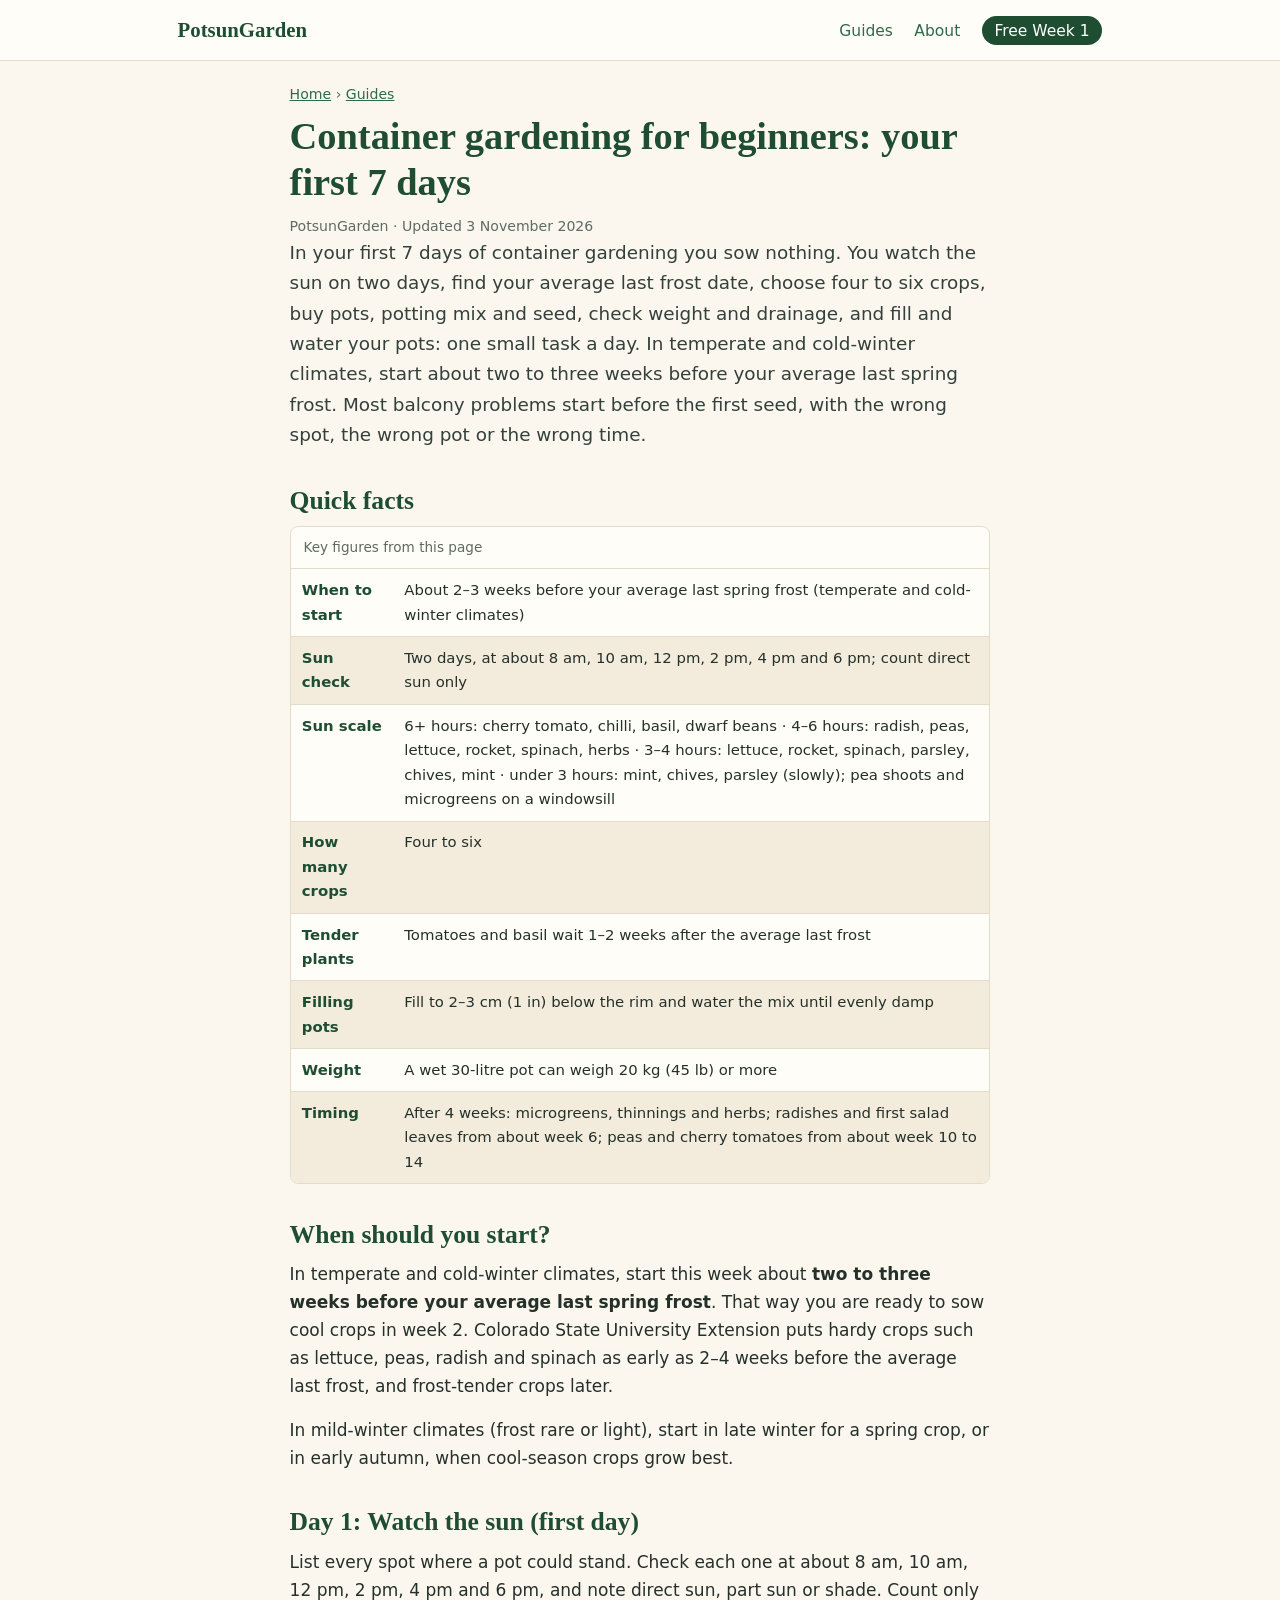
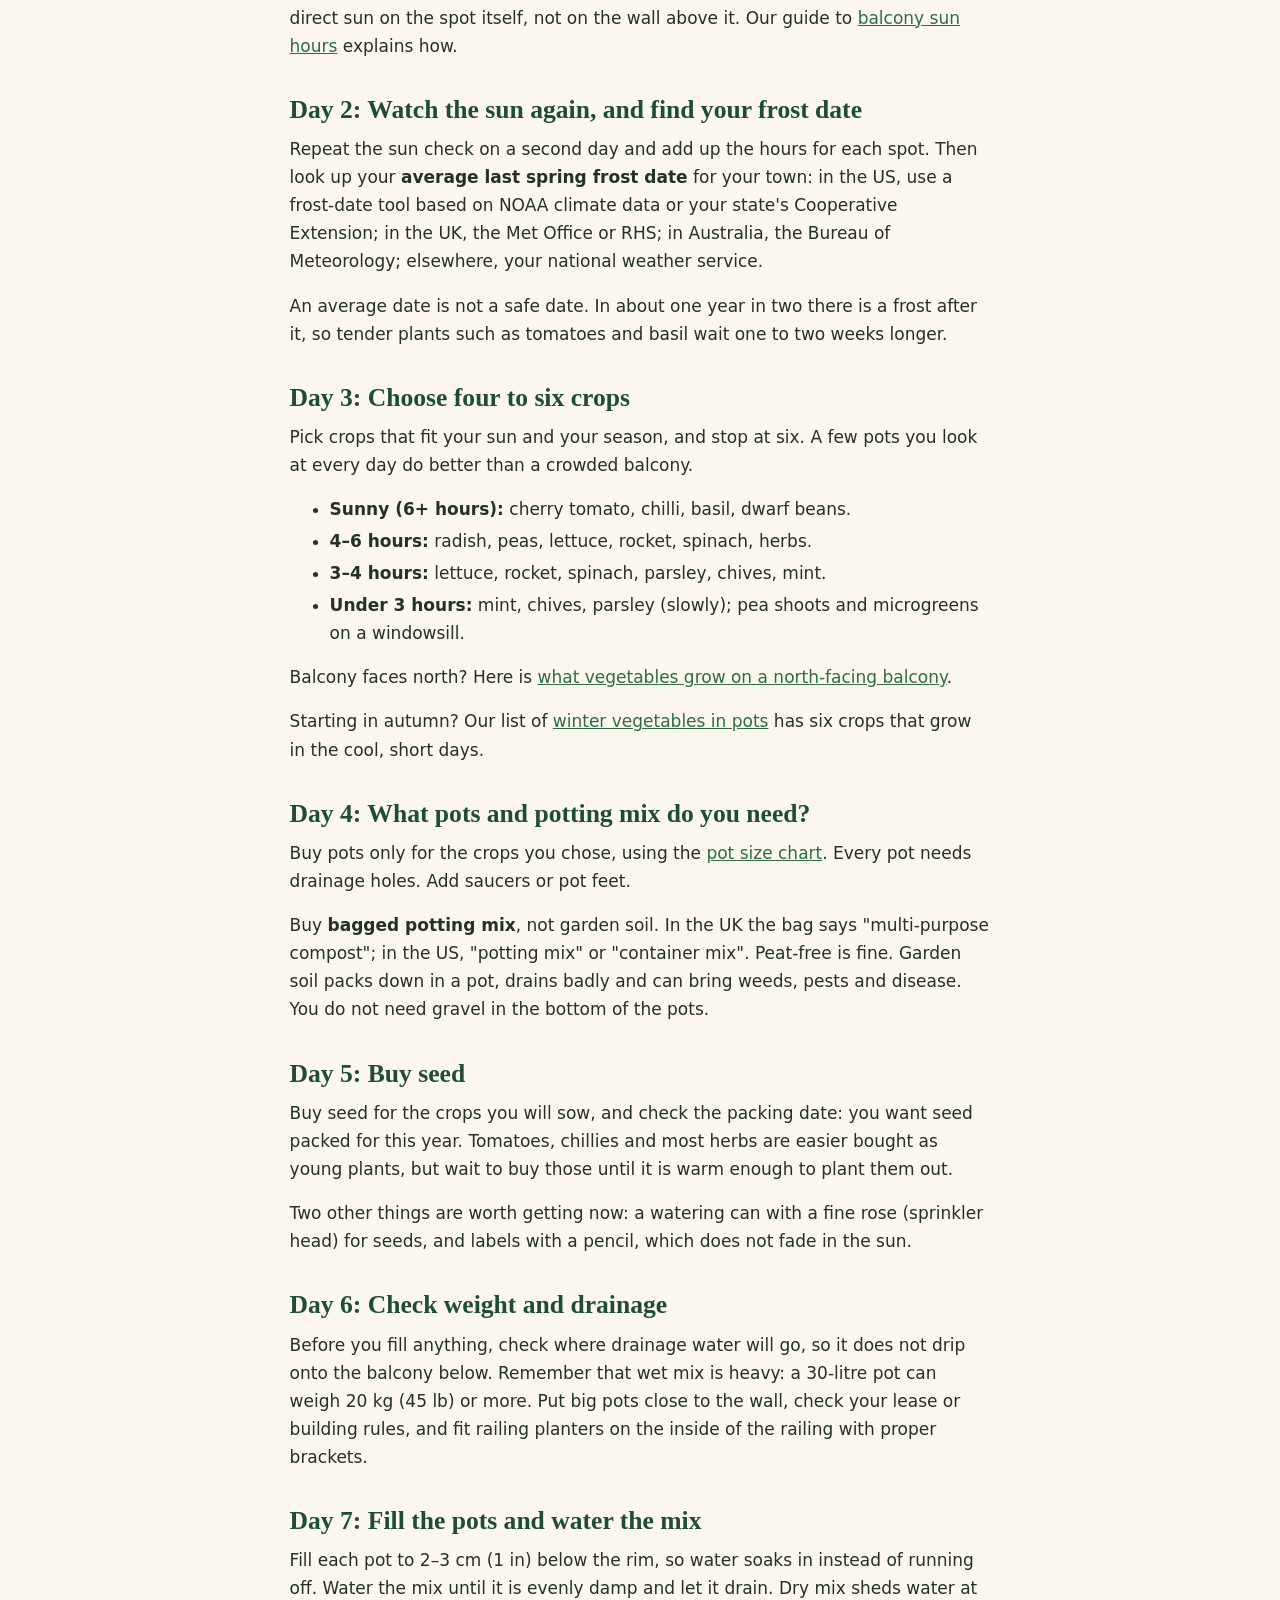
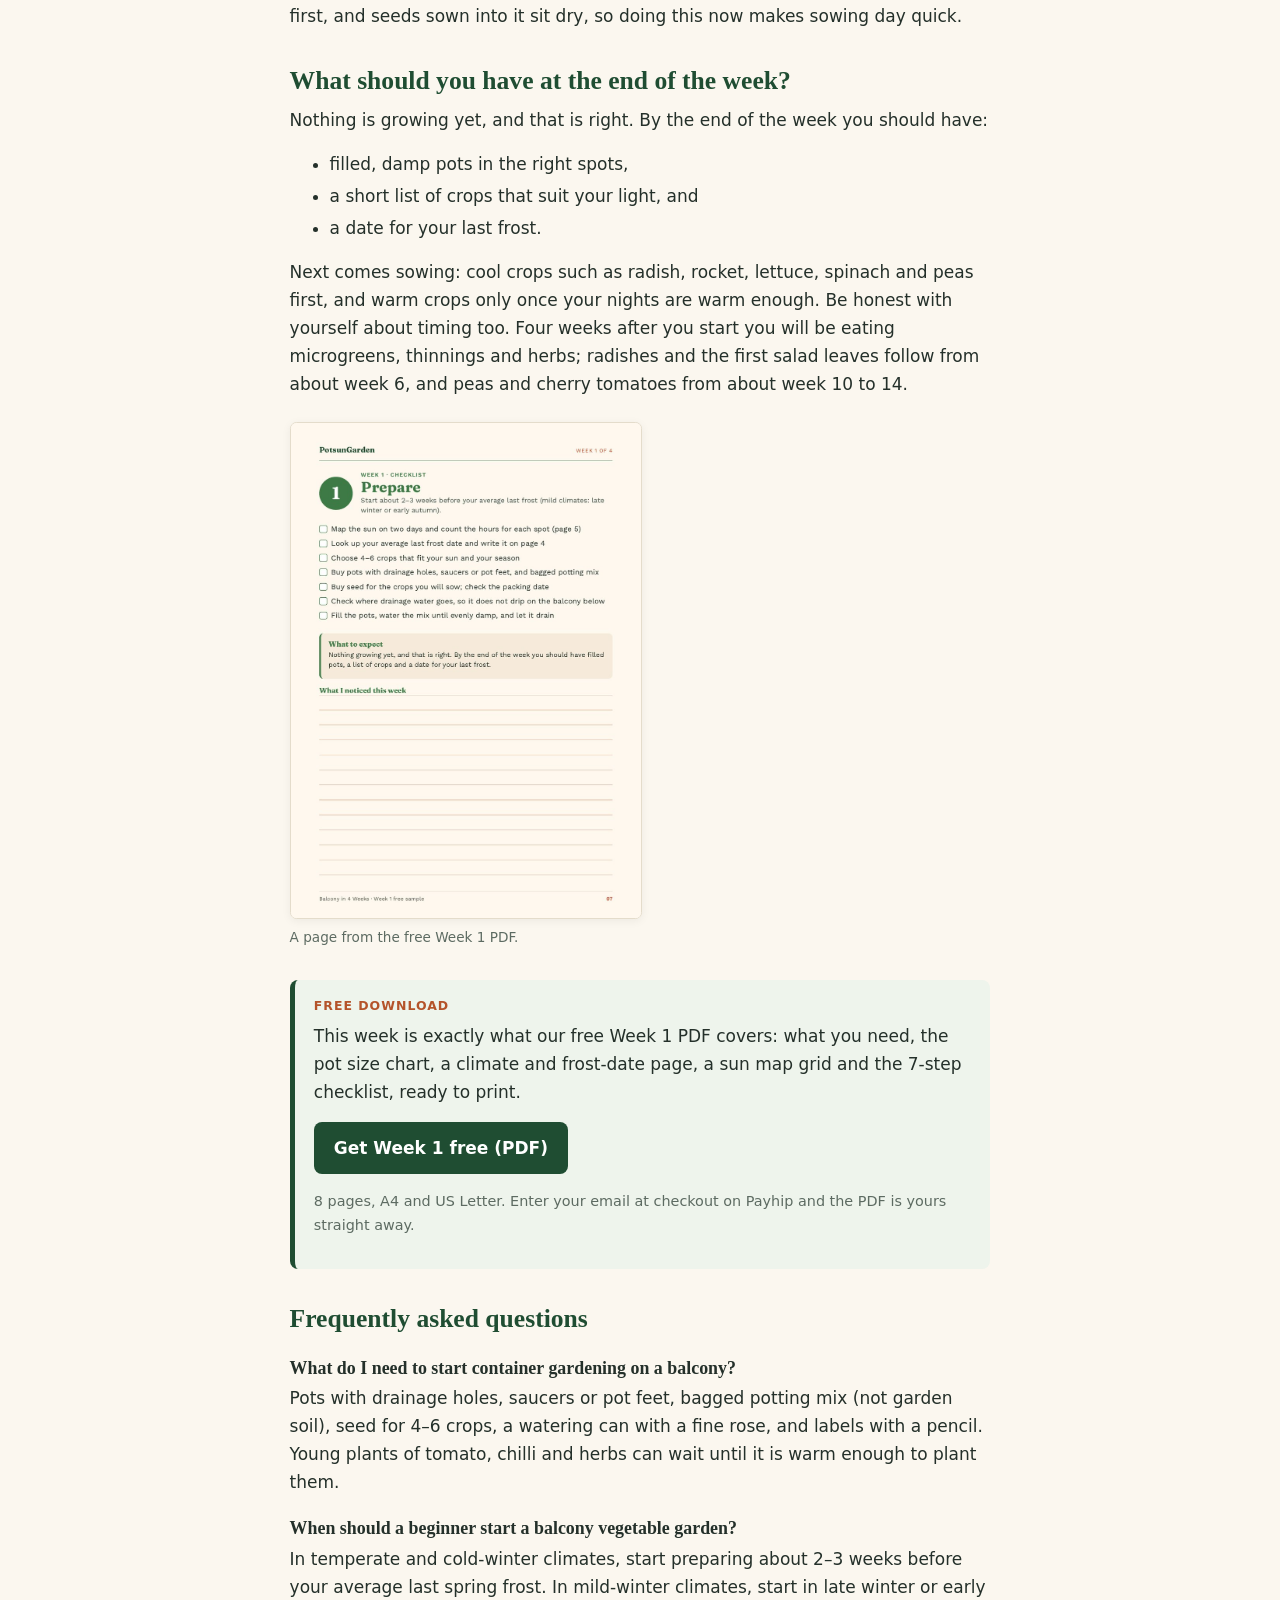
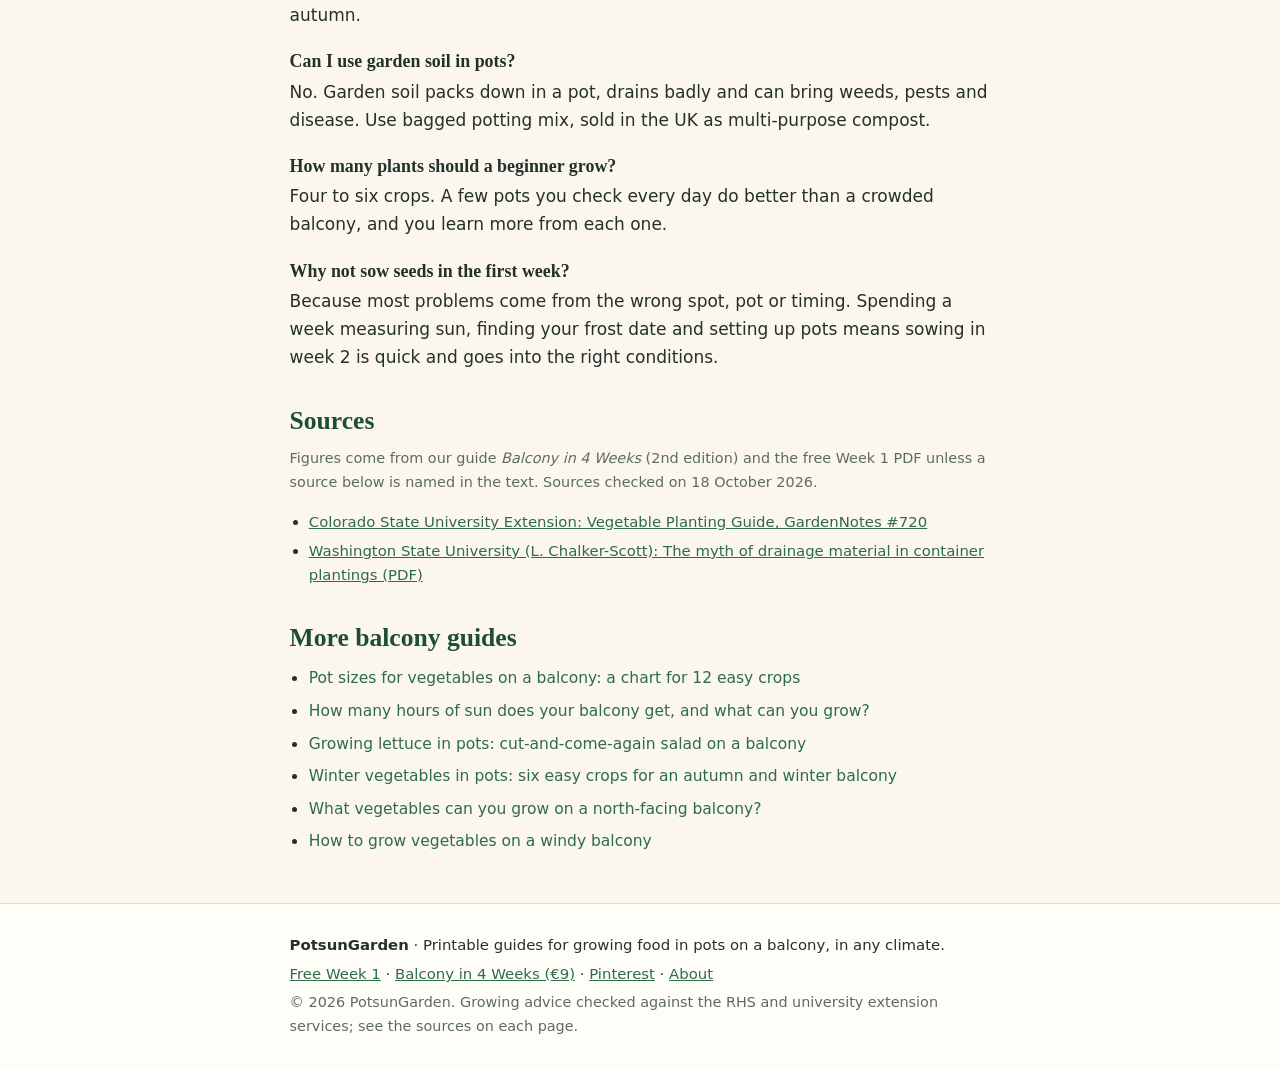
<file: container-gardening-for-beginners-first-7-days.html>
<!doctype html>
<html lang="en">
<head>
<meta charset="utf-8">
<meta name="viewport" content="width=device-width, initial-scale=1">
<meta name="p:domain_verify" content="c9f7734df45bd1a1e3e22cd09c8d9e38"/>
<title>Container Gardening for Beginners: Your First 7 Days</title>
<meta name="description" content="A calm first week for a new balcony garden: map your sun, find your frost date, choose 4–6 crops, buy pots and mix, and fill them. One task a day.">
<link rel="canonical" href="https://potsungarden.github.io/container-gardening-for-beginners-first-7-days.html">
<meta property="og:type" content="article">
<meta property="og:site_name" content="PotsunGarden">
<meta property="og:title" content="Container Gardening for Beginners: Your First 7 Days">
<meta property="og:description" content="A calm first week for a new balcony garden: map your sun, find your frost date, choose 4–6 crops, buy pots and mix, and fill them. One task a day.">
<meta property="og:url" content="https://potsungarden.github.io/container-gardening-for-beginners-first-7-days.html">
<meta property="og:image" content="https://potsungarden.github.io/img/week1-p07.jpg">
<meta name="twitter:card" content="summary_large_image">
<link rel="stylesheet" href="style.css">
<script type="application/ld+json">
{
 "@context": "https://schema.org",
 "@graph": [
  {
   "@type": "Article",
   "@id": "https://potsungarden.github.io/container-gardening-for-beginners-first-7-days.html#article",
   "headline": "Container gardening for beginners: your first 7 days",
   "description": "A calm first week for a new balcony garden: map your sun, find your frost date, choose 4–6 crops, buy pots and mix, and fill them. One task a day.",
   "inLanguage": "en",
   "datePublished": "2026-10-18",
   "dateModified": "2026-11-03",
   "author": {
    "@id": "https://potsungarden.github.io/#org"
   },
   "publisher": {
    "@id": "https://potsungarden.github.io/#org"
   },
   "mainEntityOfPage": "https://potsungarden.github.io/container-gardening-for-beginners-first-7-days.html",
   "url": "https://potsungarden.github.io/container-gardening-for-beginners-first-7-days.html",
   "image": "https://potsungarden.github.io/img/week1-p07.jpg",
   "citation": [
    "https://cmg.extension.colostate.edu/Gardennotes/720.pdf",
    "https://wpcdn.web.wsu.edu/wp-puyallup/uploads/sites/403/2015/03/container-drainage.pdf"
   ]
  },
  {
   "@type": "FAQPage",
   "@id": "https://potsungarden.github.io/container-gardening-for-beginners-first-7-days.html#faq",
   "mainEntity": [
    {
     "@type": "Question",
     "name": "What do I need to start container gardening on a balcony?",
     "acceptedAnswer": {
      "@type": "Answer",
      "text": "Pots with drainage holes, saucers or pot feet, bagged potting mix (not garden soil), seed for 4–6 crops, a watering can with a fine rose, and labels with a pencil. Young plants of tomato, chilli and herbs can wait until it is warm enough to plant them."
     }
    },
    {
     "@type": "Question",
     "name": "When should a beginner start a balcony vegetable garden?",
     "acceptedAnswer": {
      "@type": "Answer",
      "text": "In temperate and cold-winter climates, start preparing about 2–3 weeks before your average last spring frost. In mild-winter climates, start in late winter or early autumn."
     }
    },
    {
     "@type": "Question",
     "name": "Can I use garden soil in pots?",
     "acceptedAnswer": {
      "@type": "Answer",
      "text": "No. Garden soil packs down in a pot, drains badly and can bring weeds, pests and disease. Use bagged potting mix, sold in the UK as multi-purpose compost."
     }
    },
    {
     "@type": "Question",
     "name": "How many plants should a beginner grow?",
     "acceptedAnswer": {
      "@type": "Answer",
      "text": "Four to six crops. A few pots you check every day do better than a crowded balcony, and you learn more from each one."
     }
    },
    {
     "@type": "Question",
     "name": "Why not sow seeds in the first week?",
     "acceptedAnswer": {
      "@type": "Answer",
      "text": "Because most problems come from the wrong spot, pot or timing. Spending a week measuring sun, finding your frost date and setting up pots means sowing in week 2 is quick and goes into the right conditions."
     }
    }
   ]
  },
  {
   "@type": "BreadcrumbList",
   "itemListElement": [
    {
     "@type": "ListItem",
     "position": 1,
     "name": "Home",
     "item": "https://potsungarden.github.io/"
    },
    {
     "@type": "ListItem",
     "position": 2,
     "name": "First 7 days",
     "item": "https://potsungarden.github.io/container-gardening-for-beginners-first-7-days.html"
    }
   ]
  },
  {
   "@type": "Organization",
   "@id": "https://potsungarden.github.io/#org",
   "name": "PotsunGarden",
   "url": "https://potsungarden.github.io/",
   "sameAs": [
    "https://www.pinterest.com/potsungarden/",
    "https://www.facebook.com/profile.php?id=61595227014449",
    "https://www.tiktok.com/@potsungarden",
    "https://www.reddit.com/user/PotsunGarden"
   ]
  }
 ]
}
</script>
<script data-goatcounter="https://potsungarden.goatcounter.com/count" async src="//gc.zgo.at/count.js"></script>
</head>
<body>
<a class="skip" href="#main">Skip to content</a>
<header class="site-header">
<div class="wrap header-inner">
<a class="logo" href="index.html">PotsunGarden</a>
<nav aria-label="Main">
<a href="index.html#guides">Guides</a>
<a href="about.html">About</a>
<a class="nav-cta" href="https://payhip.com/b/mtjgL?utm_source=site&amp;utm_medium=referral&amp;utm_campaign=container-gardening-for-beginners-first-7-days">Free Week 1</a>
</nav>
</div>
</header>
<main id="main" class="wrap">
<article>
<p class="crumbs"><a href="index.html">Home</a> › <a href="index.html#guides">Guides</a></p>
<h1>Container gardening for beginners: your first 7 days</h1>
<p class="meta">PotsunGarden · Updated 3 November 2026</p>
<p class="lead">In your first 7 days of container gardening you sow nothing. You watch the sun on two days, find your average last frost date, choose four to six crops, buy pots, potting mix and seed, check weight and drainage, and fill and water your pots: one small task a day. In temperate and cold-winter climates, start about two to three weeks before your average last spring frost. Most balcony problems start before the first seed, with the wrong spot, the wrong pot or the wrong time.</p>
<section class="quick-facts" aria-labelledby="qf-h">
<h2 id="qf-h">Quick facts</h2>
<div class="table-wrap"><table>
<caption>Key figures from this page</caption>
<tbody>
<tr><th scope="row">When to start</th><td>About 2–3 weeks before your average last spring frost (temperate and cold-winter climates)</td></tr>
<tr><th scope="row">Sun check</th><td>Two days, at about 8 am, 10 am, 12 pm, 2 pm, 4 pm and 6 pm; count direct sun only</td></tr>
<tr><th scope="row">Sun scale</th><td>6+ hours: cherry tomato, chilli, basil, dwarf beans · 4–6 hours: radish, peas, lettuce, rocket, spinach, herbs · 3–4 hours: lettuce, rocket, spinach, parsley, chives, mint · under 3 hours: mint, chives, parsley (slowly); pea shoots and microgreens on a windowsill</td></tr>
<tr><th scope="row">How many crops</th><td>Four to six</td></tr>
<tr><th scope="row">Tender plants</th><td>Tomatoes and basil wait 1–2 weeks after the average last frost</td></tr>
<tr><th scope="row">Filling pots</th><td>Fill to 2–3 cm (1 in) below the rim and water the mix until evenly damp</td></tr>
<tr><th scope="row">Weight</th><td>A wet 30-litre pot can weigh 20 kg (45 lb) or more</td></tr>
<tr><th scope="row">Timing</th><td>After 4 weeks: microgreens, thinnings and herbs; radishes and first salad leaves from about week 6; peas and cherry tomatoes from about week 10 to 14</td></tr>
</tbody></table></div>
</section>

<h2>When should you start?</h2>
<p>In temperate and cold-winter climates, start this week about <strong>two to three weeks before your average last spring frost</strong>. That way you are ready to sow cool crops in week 2. Colorado State University Extension puts hardy crops such as lettuce, peas, radish and spinach as early as 2–4 weeks before the average last frost, and frost-tender crops later.</p>
<p>In mild-winter climates (frost rare or light), start in late winter for a spring crop, or in early autumn, when cool-season crops grow best.</p>

<h2>Day 1: Watch the sun (first day)</h2>
<p>List every spot where a pot could stand. Check each one at about 8 am, 10 am, 12 pm, 2 pm, 4 pm and 6 pm, and note direct sun, part sun or shade. Count only direct sun on the spot itself, not on the wall above it. Our guide to <a href="balcony-sun-hours-what-to-grow.html">balcony sun hours</a> explains how.</p>

<h2>Day 2: Watch the sun again, and find your frost date</h2>
<p>Repeat the sun check on a second day and add up the hours for each spot. Then look up your <strong>average last spring frost date</strong> for your town: in the US, use a frost-date tool based on NOAA climate data or your state's Cooperative Extension; in the UK, the Met Office or RHS; in Australia, the Bureau of Meteorology; elsewhere, your national weather service.</p>
<p>An average date is not a safe date. In about one year in two there is a frost after it, so tender plants such as tomatoes and basil wait one to two weeks longer.</p>

<h2>Day 3: Choose four to six crops</h2>
<p>Pick crops that fit your sun and your season, and stop at six. A few pots you look at every day do better than a crowded balcony.</p>
<ul>
<li><strong>Sunny (6+ hours):</strong> cherry tomato, chilli, basil, dwarf beans.</li>
<li><strong>4–6 hours:</strong> radish, peas, lettuce, rocket, spinach, herbs.</li>
<li><strong>3–4 hours:</strong> lettuce, rocket, spinach, parsley, chives, mint.</li>
<li><strong>Under 3 hours:</strong> mint, chives, parsley (slowly); pea shoots and microgreens on a windowsill.</li>
</ul>
<p>Balcony faces north? Here is <a href="vegetables-north-facing-balcony.html">what vegetables grow on a north-facing balcony</a>.</p>
<p>Starting in autumn? Our list of <a href="winter-vegetables-in-pots.html">winter vegetables in pots</a> has six crops that grow in the cool, short days.</p>

<h2>Day 4: What pots and potting mix do you need?</h2>
<p>Buy pots only for the crops you chose, using the <a href="pot-sizes-for-balcony-vegetables.html">pot size chart</a>. Every pot needs drainage holes. Add saucers or pot feet.</p>
<p>Buy <strong>bagged potting mix</strong>, not garden soil. In the UK the bag says "multi-purpose compost"; in the US, "potting mix" or "container mix". Peat-free is fine. Garden soil packs down in a pot, drains badly and can bring weeds, pests and disease. You do not need gravel in the bottom of the pots.</p>

<h2>Day 5: Buy seed</h2>
<p>Buy seed for the crops you will sow, and check the packing date: you want seed packed for this year. Tomatoes, chillies and most herbs are easier bought as young plants, but wait to buy those until it is warm enough to plant them out.</p>
<p>Two other things are worth getting now: a watering can with a fine rose (sprinkler head) for seeds, and labels with a pencil, which does not fade in the sun.</p>

<h2 id="day-6">Day 6: Check weight and drainage</h2>
<p>Before you fill anything, check where drainage water will go, so it does not drip onto the balcony below. Remember that wet mix is heavy: a 30-litre pot can weigh 20 kg (45 lb) or more. Put big pots close to the wall, check your lease or building rules, and fit railing planters on the inside of the railing with proper brackets.</p>

<h2>Day 7: Fill the pots and water the mix</h2>
<p>Fill each pot to 2–3 cm (1 in) below the rim, so water soaks in instead of running off. Water the mix until it is evenly damp and let it drain. Dry mix sheds water at first, and seeds sown into it sit dry, so doing this now makes sowing day quick.</p>

<h2>What should you have at the end of the week?</h2>
<p>Nothing is growing yet, and that is right. By the end of the week you should have:</p>
<ul>
<li>filled, damp pots in the right spots,</li>
<li>a short list of crops that suit your light, and</li>
<li>a date for your last frost.</li>
</ul>
<p>Next comes sowing: cool crops such as radish, rocket, lettuce, spinach and peas first, and warm crops only once your nights are warm enough. Be honest with yourself about timing too. Four weeks after you start you will be eating microgreens, thinnings and herbs; radishes and the first salad leaves follow from about week 6, and peas and cherry tomatoes from about week 10 to 14.</p>

<figure class="preview">
<img src="img/week1-p07.jpg" alt="The Week 1 checklist page from the free PDF: seven tasks to prepare a balcony before sowing" width="900" height="1273" loading="lazy">
<figcaption>A page from the free Week 1 PDF.</figcaption>
</figure>
<aside class="cta">
<p class="cta-kicker">Free download</p>
<p>This week is exactly what our free Week 1 PDF covers: what you need, the pot size chart, a climate and frost-date page, a sun map grid and the 7-step checklist, ready to print.</p>
<p><a class="btn" href="https://payhip.com/b/mtjgL?utm_source=site&amp;utm_medium=referral&amp;utm_campaign=container-gardening-for-beginners-first-7-days">Get Week 1 free (PDF)</a></p>
<p class="small">8 pages, A4 and US Letter. Enter your email at checkout on Payhip and the PDF is yours straight away.</p>
</aside>
<section class="faq" aria-labelledby="faq-h">
<h2 id="faq-h">Frequently asked questions</h2>
<h3>What do I need to start container gardening on a balcony?</h3>
<p>Pots with drainage holes, saucers or pot feet, bagged potting mix (not garden soil), seed for 4–6 crops, a watering can with a fine rose, and labels with a pencil. Young plants of tomato, chilli and herbs can wait until it is warm enough to plant them.</p>
<h3>When should a beginner start a balcony vegetable garden?</h3>
<p>In temperate and cold-winter climates, start preparing about 2–3 weeks before your average last spring frost. In mild-winter climates, start in late winter or early autumn.</p>
<h3>Can I use garden soil in pots?</h3>
<p>No. Garden soil packs down in a pot, drains badly and can bring weeds, pests and disease. Use bagged potting mix, sold in the UK as multi-purpose compost.</p>
<h3>How many plants should a beginner grow?</h3>
<p>Four to six crops. A few pots you check every day do better than a crowded balcony, and you learn more from each one.</p>
<h3>Why not sow seeds in the first week?</h3>
<p>Because most problems come from the wrong spot, pot or timing. Spending a week measuring sun, finding your frost date and setting up pots means sowing in week 2 is quick and goes into the right conditions.</p>
</section>
<section class="sources">
<h2>Sources</h2>
<p class="small">Figures come from our guide <em>Balcony in 4 Weeks</em> (2nd edition) and the free Week 1 PDF unless a source below is named in the text. Sources checked on 18 October 2026.</p>
<ul>
<li><a href="https://cmg.extension.colostate.edu/Gardennotes/720.pdf" rel="nofollow noopener">Colorado State University Extension: Vegetable Planting Guide, GardenNotes #720</a></li>
<li><a href="https://wpcdn.web.wsu.edu/wp-puyallup/uploads/sites/403/2015/03/container-drainage.pdf" rel="nofollow noopener">Washington State University (L. Chalker-Scott): The myth of drainage material in container plantings (PDF)</a></li>
</ul>
</section>
<nav class="more" aria-label="More guides">
<h2>More balcony guides</h2>
<ul>
<li><a href="pot-sizes-for-balcony-vegetables.html">Pot sizes for vegetables on a balcony: a chart for 12 easy crops</a></li><li><a href="balcony-sun-hours-what-to-grow.html">How many hours of sun does your balcony get, and what can you grow?</a></li><li><a href="growing-lettuce-in-pots.html">Growing lettuce in pots: cut-and-come-again salad on a balcony</a></li><li><a href="winter-vegetables-in-pots.html">Winter vegetables in pots: six easy crops for an autumn and winter balcony</a></li><li><a href="vegetables-north-facing-balcony.html">What vegetables can you grow on a north-facing balcony?</a></li><li><a href="vegetables-windy-balcony.html">How to grow vegetables on a windy balcony</a></li>
</ul>
</nav>
</article>
</main>
<footer class="site-footer">
<div class="wrap">
<p><strong>PotsunGarden</strong> · Printable guides for growing food in pots on a balcony, in any climate.</p>
<p><a href="https://payhip.com/b/mtjgL?utm_source=site&amp;utm_medium=referral&amp;utm_campaign=container-gardening-for-beginners-first-7-days">Free Week 1</a> · <a href="https://payhip.com/b/ZfLyM?utm_source=site&amp;utm_medium=referral&amp;utm_campaign=container-gardening-for-beginners-first-7-days">Balcony in 4 Weeks (€9)</a> · <a href="https://www.pinterest.com/potsungarden/">Pinterest</a> · <a href="about.html">About</a></p>
<p class="small">© 2026 PotsunGarden. Growing advice checked against the RHS and university extension services; see the sources on each page.</p>
</div>
</footer>
</body>
</html>
</file>
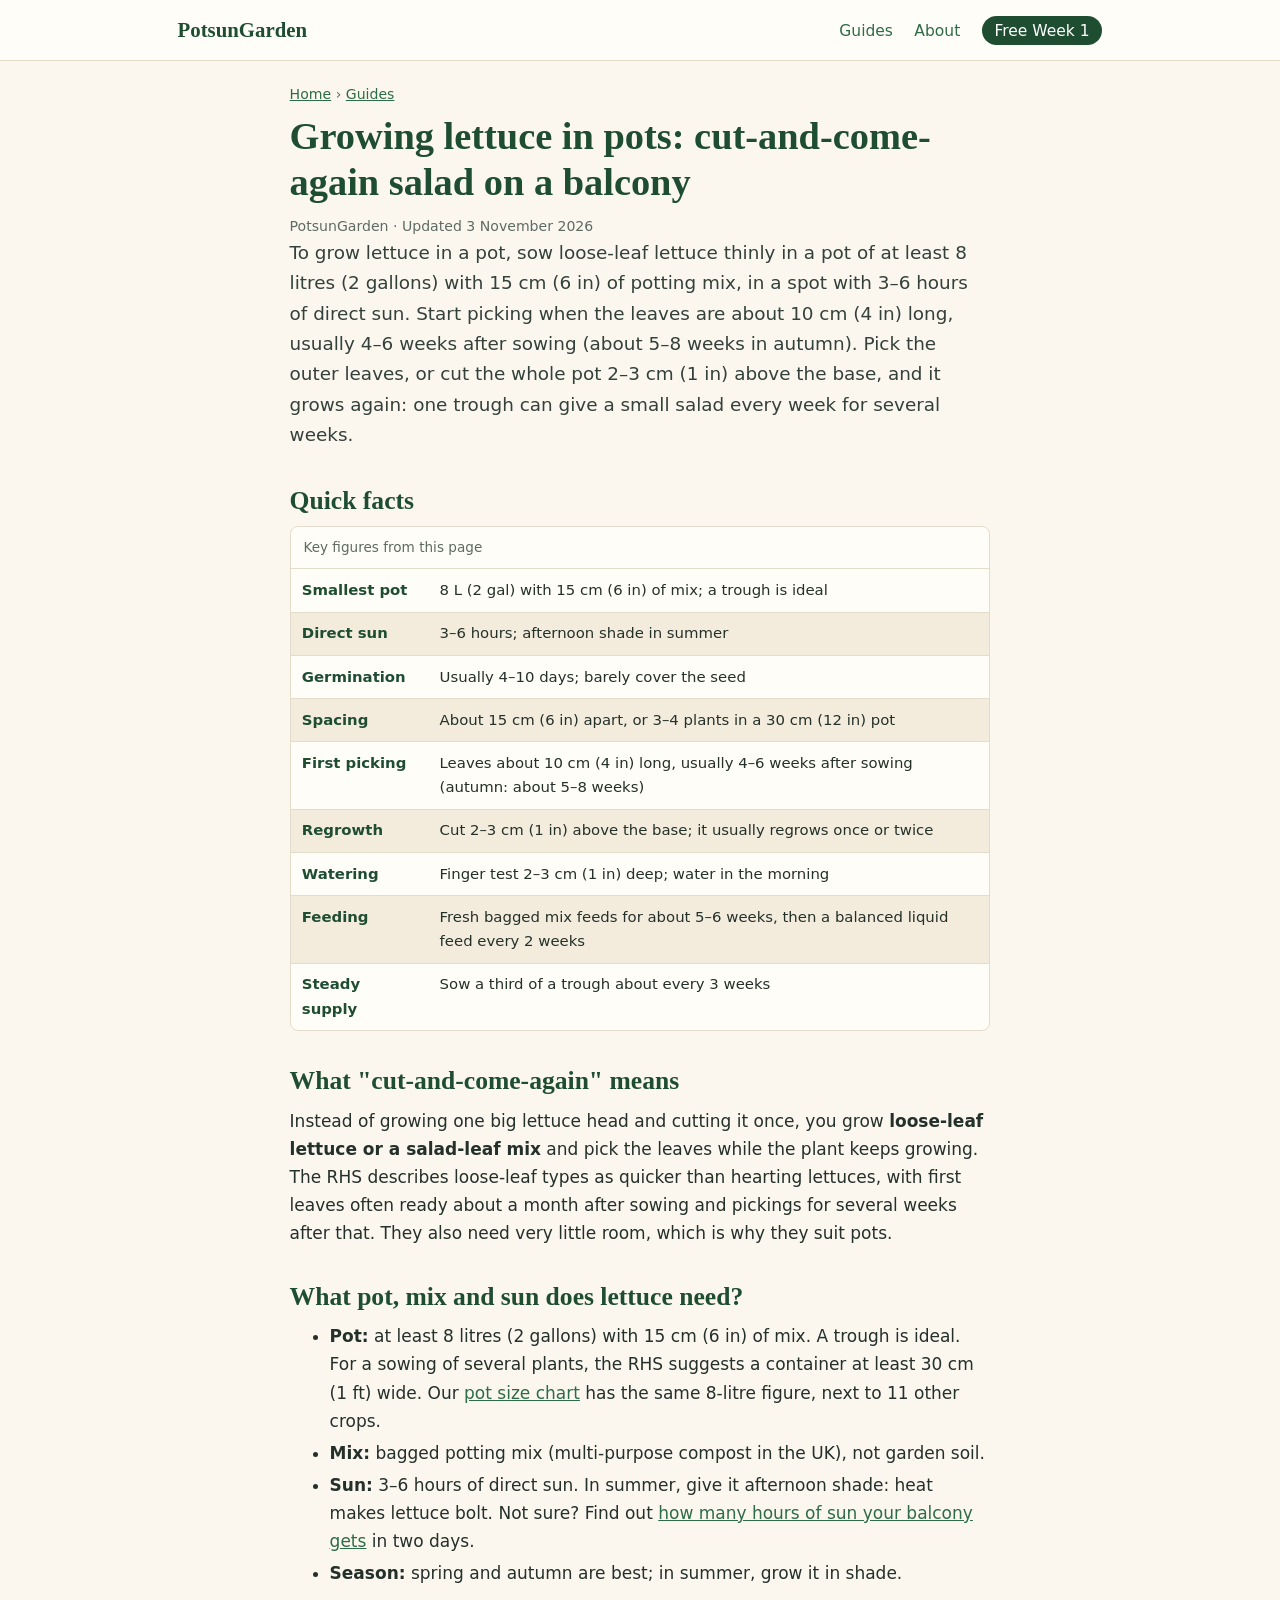
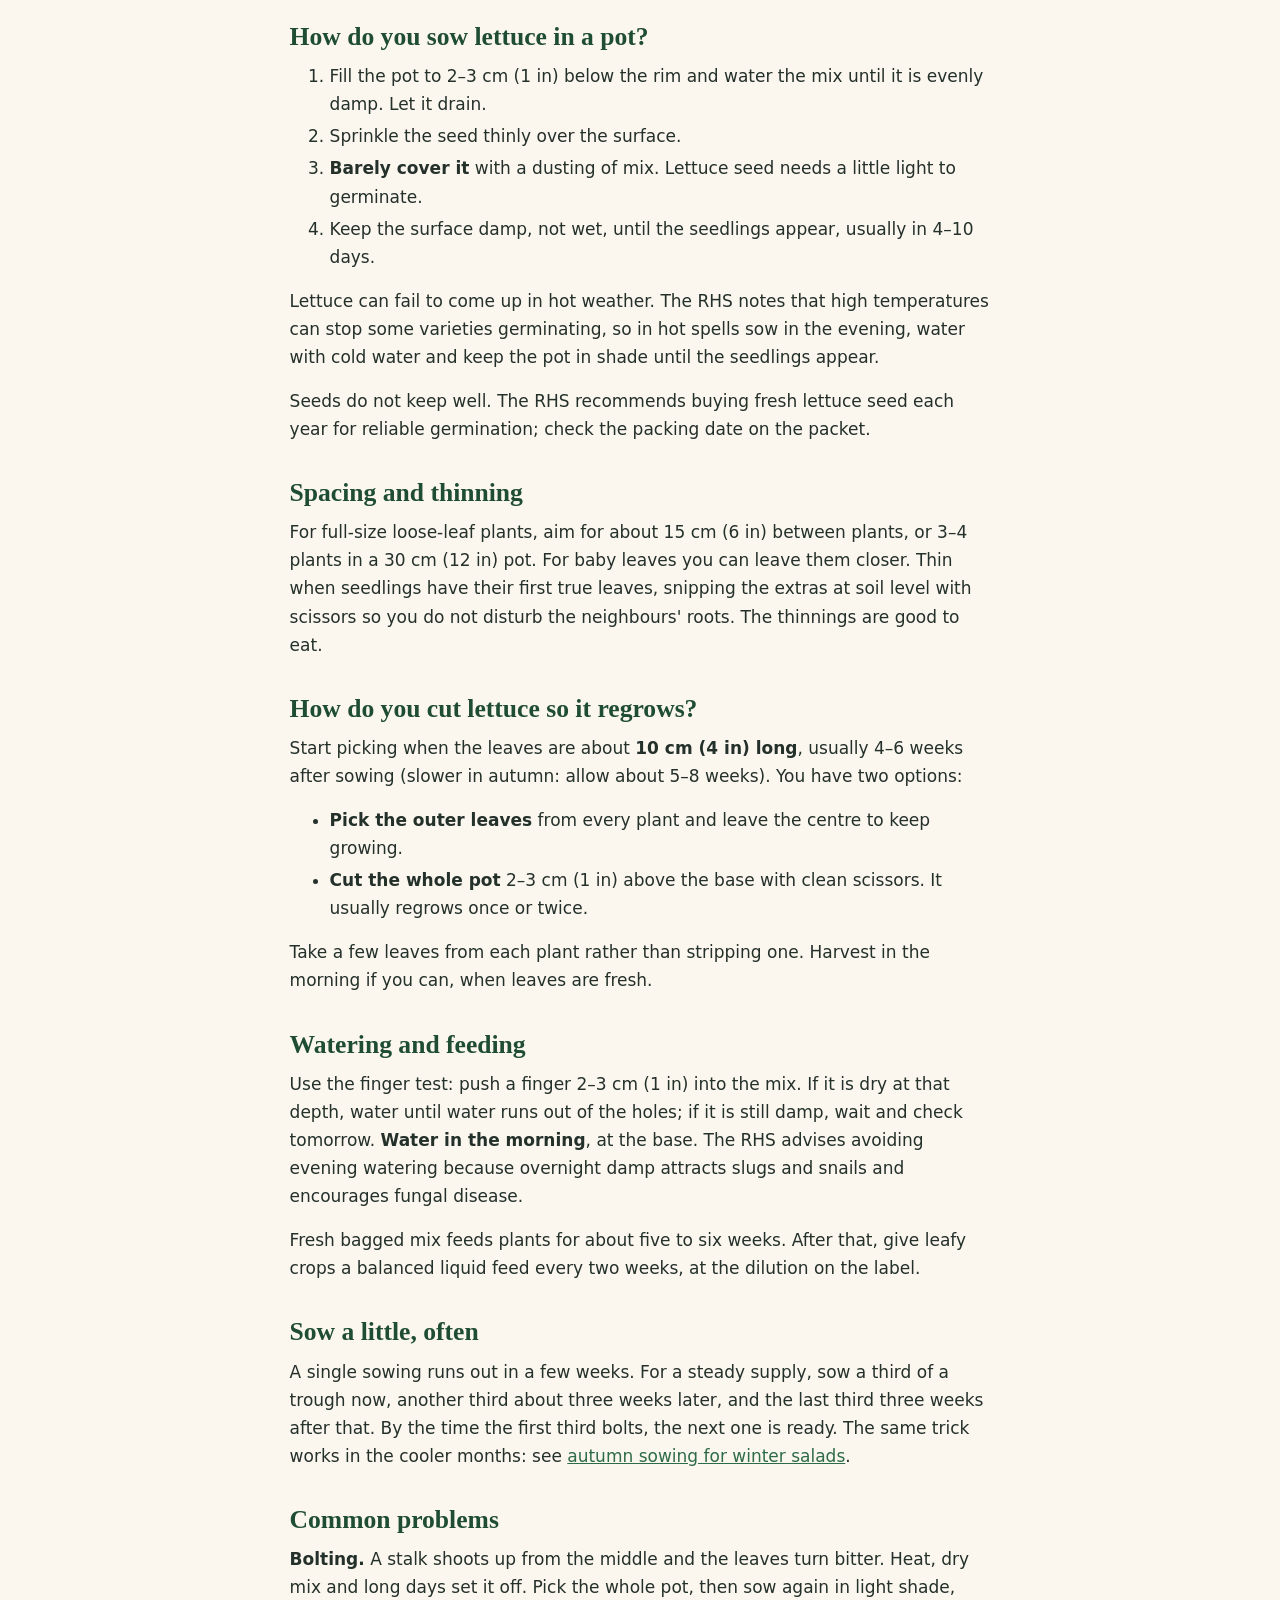
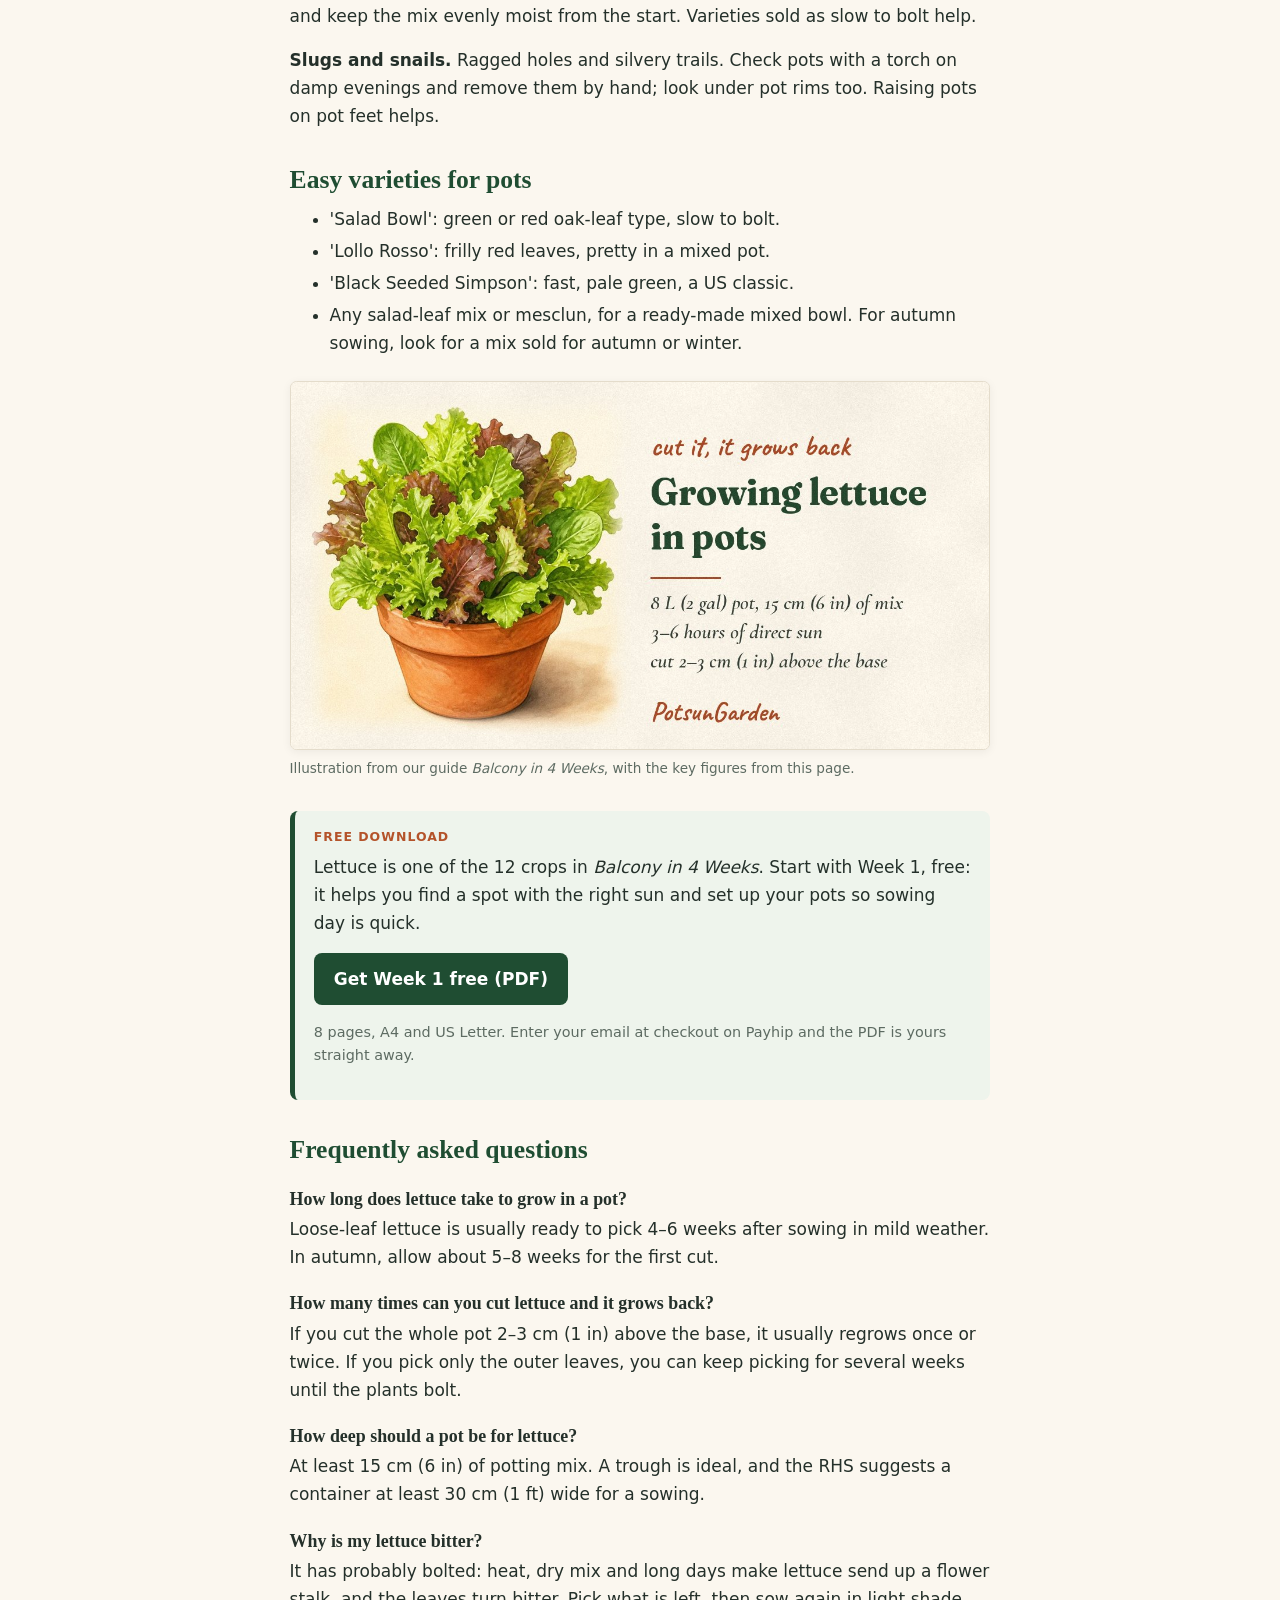
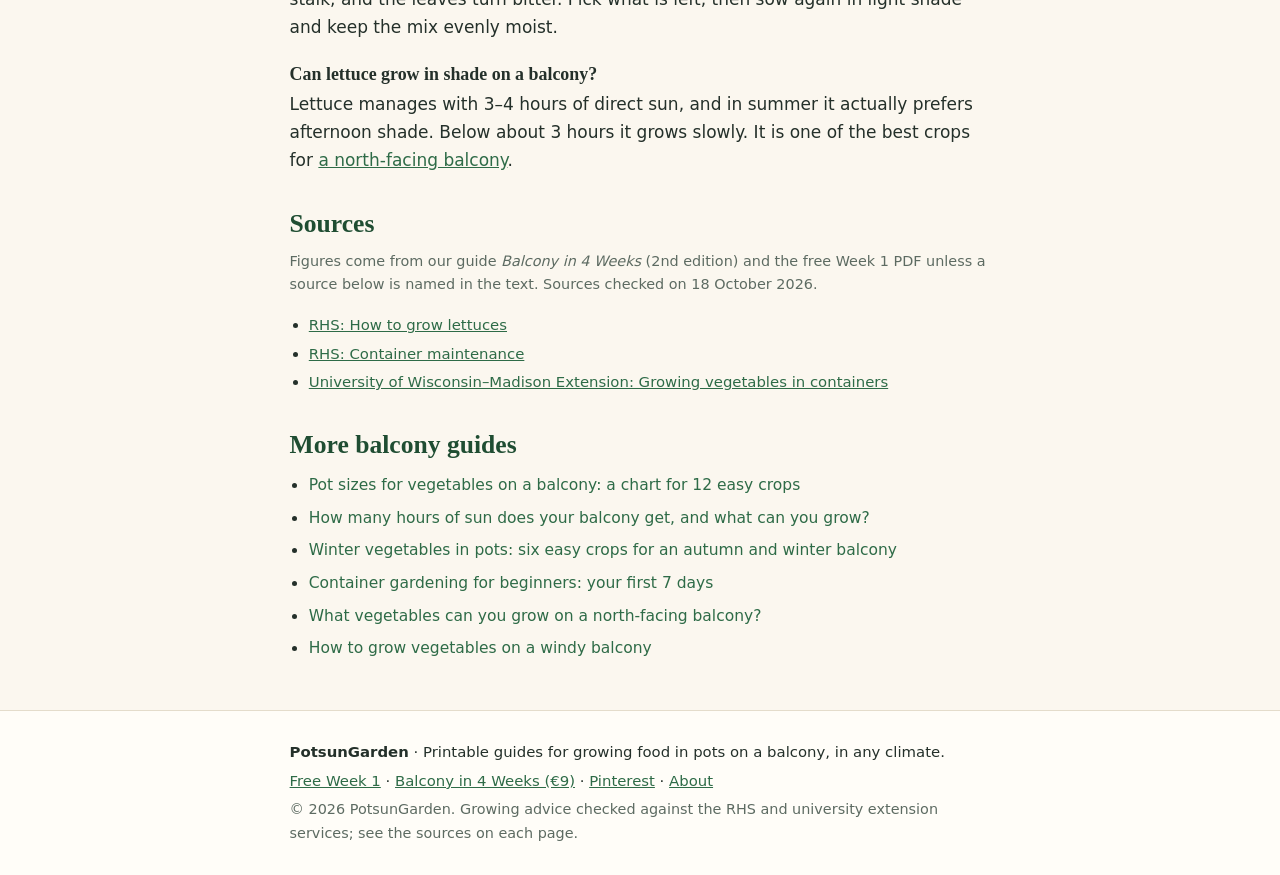
<file: growing-lettuce-in-pots.html>
<!doctype html>
<html lang="en">
<head>
<meta charset="utf-8">
<meta name="viewport" content="width=device-width, initial-scale=1">
<meta name="p:domain_verify" content="c9f7734df45bd1a1e3e22cd09c8d9e38"/>
<title>Growing Lettuce in Pots (Cut-and-Come-Again) | PotsunGarden</title>
<meta name="description" content="How to sow, water and cut loose-leaf lettuce in pots so it regrows for more salad: pot size, sun, timing, bolting and slug fixes for balcony growers.">
<link rel="canonical" href="https://potsungarden.github.io/growing-lettuce-in-pots.html">
<meta property="og:type" content="article">
<meta property="og:site_name" content="PotsunGarden">
<meta property="og:title" content="Growing Lettuce in Pots (Cut-and-Come-Again) | PotsunGarden">
<meta property="og:description" content="How to sow, water and cut loose-leaf lettuce in pots so it regrows for more salad: pot size, sun, timing, bolting and slug fixes for balcony growers.">
<meta property="og:url" content="https://potsungarden.github.io/growing-lettuce-in-pots.html">
<meta property="og:image" content="https://potsungarden.github.io/img/lettuce-in-pots-1200x630.jpg">
<meta name="twitter:card" content="summary_large_image">
<link rel="stylesheet" href="style.css">
<script type="application/ld+json">
{
 "@context": "https://schema.org",
 "@graph": [
  {
   "@type": "Article",
   "@id": "https://potsungarden.github.io/growing-lettuce-in-pots.html#article",
   "headline": "Growing lettuce in pots: cut-and-come-again salad on a balcony",
   "description": "How to sow, water and cut loose-leaf lettuce in pots so it regrows for more salad: pot size, sun, timing, bolting and slug fixes for balcony growers.",
   "inLanguage": "en",
   "datePublished": "2026-10-18",
   "dateModified": "2026-11-03",
   "author": {
    "@id": "https://potsungarden.github.io/#org"
   },
   "publisher": {
    "@id": "https://potsungarden.github.io/#org"
   },
   "mainEntityOfPage": "https://potsungarden.github.io/growing-lettuce-in-pots.html",
   "url": "https://potsungarden.github.io/growing-lettuce-in-pots.html",
   "image": "https://potsungarden.github.io/img/lettuce-in-pots-1200x630.jpg",
   "citation": [
    "https://www.rhs.org.uk/vegetables/lettuce/grow-your-own",
    "https://www.rhs.org.uk/container-gardening/maintenance",
    "https://hort.extension.wisc.edu/articles/growing-vegetables-containers/"
   ]
  },
  {
   "@type": "FAQPage",
   "@id": "https://potsungarden.github.io/growing-lettuce-in-pots.html#faq",
   "mainEntity": [
    {
     "@type": "Question",
     "name": "How long does lettuce take to grow in a pot?",
     "acceptedAnswer": {
      "@type": "Answer",
      "text": "Loose-leaf lettuce is usually ready to pick 4–6 weeks after sowing in mild weather. In autumn, allow about 5–8 weeks for the first cut."
     }
    },
    {
     "@type": "Question",
     "name": "How many times can you cut lettuce and it grows back?",
     "acceptedAnswer": {
      "@type": "Answer",
      "text": "If you cut the whole pot 2–3 cm (1 in) above the base, it usually regrows once or twice. If you pick only the outer leaves, you can keep picking for several weeks until the plants bolt."
     }
    },
    {
     "@type": "Question",
     "name": "How deep should a pot be for lettuce?",
     "acceptedAnswer": {
      "@type": "Answer",
      "text": "At least 15 cm (6 in) of potting mix. A trough is ideal, and the RHS suggests a container at least 30 cm (1 ft) wide for a sowing."
     }
    },
    {
     "@type": "Question",
     "name": "Why is my lettuce bitter?",
     "acceptedAnswer": {
      "@type": "Answer",
      "text": "It has probably bolted: heat, dry mix and long days make lettuce send up a flower stalk, and the leaves turn bitter. Pick what is left, then sow again in light shade and keep the mix evenly moist."
     }
    },
    {
     "@type": "Question",
     "name": "Can lettuce grow in shade on a balcony?",
     "acceptedAnswer": {
      "@type": "Answer",
      "text": "Lettuce manages with 3–4 hours of direct sun, and in summer it actually prefers afternoon shade. Below about 3 hours it grows slowly. It is one of the best crops for a north-facing balcony."
     }
    }
   ]
  },
  {
   "@type": "BreadcrumbList",
   "itemListElement": [
    {
     "@type": "ListItem",
     "position": 1,
     "name": "Home",
     "item": "https://potsungarden.github.io/"
    },
    {
     "@type": "ListItem",
     "position": 2,
     "name": "Lettuce in pots",
     "item": "https://potsungarden.github.io/growing-lettuce-in-pots.html"
    }
   ]
  },
  {
   "@type": "Organization",
   "@id": "https://potsungarden.github.io/#org",
   "name": "PotsunGarden",
   "url": "https://potsungarden.github.io/",
   "sameAs": [
    "https://www.pinterest.com/potsungarden/",
    "https://www.facebook.com/profile.php?id=61595227014449",
    "https://www.tiktok.com/@potsungarden",
    "https://www.reddit.com/user/PotsunGarden"
   ]
  }
 ]
}
</script>
<script data-goatcounter="https://potsungarden.goatcounter.com/count" async src="//gc.zgo.at/count.js"></script>
</head>
<body>
<a class="skip" href="#main">Skip to content</a>
<header class="site-header">
<div class="wrap header-inner">
<a class="logo" href="index.html">PotsunGarden</a>
<nav aria-label="Main">
<a href="index.html#guides">Guides</a>
<a href="about.html">About</a>
<a class="nav-cta" href="https://payhip.com/b/mtjgL?utm_source=site&amp;utm_medium=referral&amp;utm_campaign=growing-lettuce-in-pots">Free Week 1</a>
</nav>
</div>
</header>
<main id="main" class="wrap">
<article>
<p class="crumbs"><a href="index.html">Home</a> › <a href="index.html#guides">Guides</a></p>
<h1>Growing lettuce in pots: cut-and-come-again salad on a balcony</h1>
<p class="meta">PotsunGarden · Updated 3 November 2026</p>
<p class="lead">To grow lettuce in a pot, sow loose-leaf lettuce thinly in a pot of at least 8 litres (2 gallons) with 15 cm (6 in) of potting mix, in a spot with 3–6 hours of direct sun. Start picking when the leaves are about 10 cm (4 in) long, usually 4–6 weeks after sowing (about 5–8 weeks in autumn). Pick the outer leaves, or cut the whole pot 2–3 cm (1 in) above the base, and it grows again: one trough can give a small salad every week for several weeks.</p>
<section class="quick-facts" aria-labelledby="qf-h">
<h2 id="qf-h">Quick facts</h2>
<div class="table-wrap"><table>
<caption>Key figures from this page</caption>
<tbody>
<tr><th scope="row">Smallest pot</th><td>8 L (2 gal) with 15 cm (6 in) of mix; a trough is ideal</td></tr>
<tr><th scope="row">Direct sun</th><td>3–6 hours; afternoon shade in summer</td></tr>
<tr><th scope="row">Germination</th><td>Usually 4–10 days; barely cover the seed</td></tr>
<tr><th scope="row">Spacing</th><td>About 15 cm (6 in) apart, or 3–4 plants in a 30 cm (12 in) pot</td></tr>
<tr><th scope="row">First picking</th><td>Leaves about 10 cm (4 in) long, usually 4–6 weeks after sowing (autumn: about 5–8 weeks)</td></tr>
<tr><th scope="row">Regrowth</th><td>Cut 2–3 cm (1 in) above the base; it usually regrows once or twice</td></tr>
<tr><th scope="row">Watering</th><td>Finger test 2–3 cm (1 in) deep; water in the morning</td></tr>
<tr><th scope="row">Feeding</th><td>Fresh bagged mix feeds for about 5–6 weeks, then a balanced liquid feed every 2 weeks</td></tr>
<tr><th scope="row">Steady supply</th><td>Sow a third of a trough about every 3 weeks</td></tr>
</tbody></table></div>
</section>

<h2>What "cut-and-come-again" means</h2>
<p>Instead of growing one big lettuce head and cutting it once, you grow <strong>loose-leaf lettuce or a salad-leaf mix</strong> and pick the leaves while the plant keeps growing. The RHS describes loose-leaf types as quicker than hearting lettuces, with first leaves often ready about a month after sowing and pickings for several weeks after that. They also need very little room, which is why they suit pots.</p>

<h2>What pot, mix and sun does lettuce need?</h2>
<ul>
<li><strong>Pot:</strong> at least 8 litres (2 gallons) with 15 cm (6 in) of mix. A trough is ideal. For a sowing of several plants, the RHS suggests a container at least 30 cm (1 ft) wide. Our <a href="pot-sizes-for-balcony-vegetables.html">pot size chart</a> has the same 8-litre figure, next to 11 other crops.</li>
<li><strong>Mix:</strong> bagged potting mix (multi-purpose compost in the UK), not garden soil.</li>
<li><strong>Sun:</strong> 3–6 hours of direct sun. In summer, give it afternoon shade: heat makes lettuce bolt. Not sure? Find out <a href="balcony-sun-hours-what-to-grow.html">how many hours of sun your balcony gets</a> in two days.</li>
<li><strong>Season:</strong> spring and autumn are best; in summer, grow it in shade.</li>
</ul>

<h2>How do you sow lettuce in a pot?</h2>
<ol>
<li>Fill the pot to 2–3 cm (1 in) below the rim and water the mix until it is evenly damp. Let it drain.</li>
<li>Sprinkle the seed thinly over the surface.</li>
<li><strong>Barely cover it</strong> with a dusting of mix. Lettuce seed needs a little light to germinate.</li>
<li>Keep the surface damp, not wet, until the seedlings appear, usually in 4–10 days.</li>
</ol>
<p>Lettuce can fail to come up in hot weather. The RHS notes that high temperatures can stop some varieties germinating, so in hot spells sow in the evening, water with cold water and keep the pot in shade until the seedlings appear.</p>
<p>Seeds do not keep well. The RHS recommends buying fresh lettuce seed each year for reliable germination; check the packing date on the packet.</p>

<h2>Spacing and thinning</h2>
<p>For full-size loose-leaf plants, aim for about 15 cm (6 in) between plants, or 3–4 plants in a 30 cm (12 in) pot. For baby leaves you can leave them closer. Thin when seedlings have their first true leaves, snipping the extras at soil level with scissors so you do not disturb the neighbours' roots. The thinnings are good to eat.</p>

<h2>How do you cut lettuce so it regrows?</h2>
<p>Start picking when the leaves are about <strong>10 cm (4 in) long</strong>, usually 4–6 weeks after sowing (slower in autumn: allow about 5–8 weeks). You have two options:</p>
<ul>
<li><strong>Pick the outer leaves</strong> from every plant and leave the centre to keep growing.</li>
<li><strong>Cut the whole pot</strong> 2–3 cm (1 in) above the base with clean scissors. It usually regrows once or twice.</li>
</ul>
<p>Take a few leaves from each plant rather than stripping one. Harvest in the morning if you can, when leaves are fresh.</p>

<h2>Watering and feeding</h2>
<p>Use the finger test: push a finger 2–3 cm (1 in) into the mix. If it is dry at that depth, water until water runs out of the holes; if it is still damp, wait and check tomorrow. <strong>Water in the morning</strong>, at the base. The RHS advises avoiding evening watering because overnight damp attracts slugs and snails and encourages fungal disease.</p>
<p>Fresh bagged mix feeds plants for about five to six weeks. After that, give leafy crops a balanced liquid feed every two weeks, at the dilution on the label.</p>

<h2>Sow a little, often</h2>
<p>A single sowing runs out in a few weeks. For a steady supply, sow a third of a trough now, another third about three weeks later, and the last third three weeks after that. By the time the first third bolts, the next one is ready. The same trick works in the cooler months: see <a href="winter-vegetables-in-pots.html">autumn sowing for winter salads</a>.</p>

<h2>Common problems</h2>
<p><strong>Bolting.</strong> A stalk shoots up from the middle and the leaves turn bitter. Heat, dry mix and long days set it off. Pick the whole pot, then sow again in light shade, and keep the mix evenly moist from the start. Varieties sold as slow to bolt help.</p>
<p><strong>Slugs and snails.</strong> Ragged holes and silvery trails. Check pots with a torch on damp evenings and remove them by hand; look under pot rims too. Raising pots on pot feet helps.</p>

<h2>Easy varieties for pots</h2>
<ul>
<li>'Salad Bowl': green or red oak-leaf type, slow to bolt.</li>
<li>'Lollo Rosso': frilly red leaves, pretty in a mixed pot.</li>
<li>'Black Seeded Simpson': fast, pale green, a US classic.</li>
<li>Any salad-leaf mix or mesclun, for a ready-made mixed bowl. For autumn sowing, look for a mix sold for autumn or winter.</li>
</ul>

<figure class="preview wide">
<img src="img/lettuce-in-pots-1200x630.jpg" alt="Painting of a terracotta pot of mixed green and red loose-leaf lettuce, with the tips: 8 L (2 gal) pot, 15 cm (6 in) of mix, 3–6 hours of direct sun, cut 2–3 cm (1 in) above the base" width="1200" height="630" loading="lazy">
<figcaption>Illustration from our guide <em>Balcony in 4 Weeks</em>, with the key figures from this page.</figcaption>
</figure>
<aside class="cta">
<p class="cta-kicker">Free download</p>
<p>Lettuce is one of the 12 crops in <em>Balcony in 4 Weeks</em>. Start with Week 1, free: it helps you find a spot with the right sun and set up your pots so sowing day is quick.</p>
<p><a class="btn" href="https://payhip.com/b/mtjgL?utm_source=site&amp;utm_medium=referral&amp;utm_campaign=growing-lettuce-in-pots">Get Week 1 free (PDF)</a></p>
<p class="small">8 pages, A4 and US Letter. Enter your email at checkout on Payhip and the PDF is yours straight away.</p>
</aside>
<section class="faq" aria-labelledby="faq-h">
<h2 id="faq-h">Frequently asked questions</h2>
<h3>How long does lettuce take to grow in a pot?</h3>
<p>Loose-leaf lettuce is usually ready to pick 4–6 weeks after sowing in mild weather. In autumn, allow about 5–8 weeks for the first cut.</p>
<h3>How many times can you cut lettuce and it grows back?</h3>
<p>If you cut the whole pot 2–3 cm (1 in) above the base, it usually regrows once or twice. If you pick only the outer leaves, you can keep picking for several weeks until the plants bolt.</p>
<h3>How deep should a pot be for lettuce?</h3>
<p>At least 15 cm (6 in) of potting mix. A trough is ideal, and the RHS suggests a container at least 30 cm (1 ft) wide for a sowing.</p>
<h3>Why is my lettuce bitter?</h3>
<p>It has probably bolted: heat, dry mix and long days make lettuce send up a flower stalk, and the leaves turn bitter. Pick what is left, then sow again in light shade and keep the mix evenly moist.</p>
<h3>Can lettuce grow in shade on a balcony?</h3>
<p>Lettuce manages with 3–4 hours of direct sun, and in summer it actually prefers afternoon shade. Below about 3 hours it grows slowly. It is one of the best crops for <a href="vegetables-north-facing-balcony.html">a north-facing balcony</a>.</p>
</section>
<section class="sources">
<h2>Sources</h2>
<p class="small">Figures come from our guide <em>Balcony in 4 Weeks</em> (2nd edition) and the free Week 1 PDF unless a source below is named in the text. Sources checked on 18 October 2026.</p>
<ul>
<li><a href="https://www.rhs.org.uk/vegetables/lettuce/grow-your-own" rel="nofollow noopener">RHS: How to grow lettuces</a></li>
<li><a href="https://www.rhs.org.uk/container-gardening/maintenance" rel="nofollow noopener">RHS: Container maintenance</a></li>
<li><a href="https://hort.extension.wisc.edu/articles/growing-vegetables-containers/" rel="nofollow noopener">University of Wisconsin–Madison Extension: Growing vegetables in containers</a></li>
</ul>
</section>
<nav class="more" aria-label="More guides">
<h2>More balcony guides</h2>
<ul>
<li><a href="pot-sizes-for-balcony-vegetables.html">Pot sizes for vegetables on a balcony: a chart for 12 easy crops</a></li><li><a href="balcony-sun-hours-what-to-grow.html">How many hours of sun does your balcony get, and what can you grow?</a></li><li><a href="winter-vegetables-in-pots.html">Winter vegetables in pots: six easy crops for an autumn and winter balcony</a></li><li><a href="container-gardening-for-beginners-first-7-days.html">Container gardening for beginners: your first 7 days</a></li><li><a href="vegetables-north-facing-balcony.html">What vegetables can you grow on a north-facing balcony?</a></li><li><a href="vegetables-windy-balcony.html">How to grow vegetables on a windy balcony</a></li>
</ul>
</nav>
</article>
</main>
<footer class="site-footer">
<div class="wrap">
<p><strong>PotsunGarden</strong> · Printable guides for growing food in pots on a balcony, in any climate.</p>
<p><a href="https://payhip.com/b/mtjgL?utm_source=site&amp;utm_medium=referral&amp;utm_campaign=growing-lettuce-in-pots">Free Week 1</a> · <a href="https://payhip.com/b/ZfLyM?utm_source=site&amp;utm_medium=referral&amp;utm_campaign=growing-lettuce-in-pots">Balcony in 4 Weeks (€9)</a> · <a href="https://www.pinterest.com/potsungarden/">Pinterest</a> · <a href="about.html">About</a></p>
<p class="small">© 2026 PotsunGarden. Growing advice checked against the RHS and university extension services; see the sources on each page.</p>
</div>
</footer>
</body>
</html>
</file>
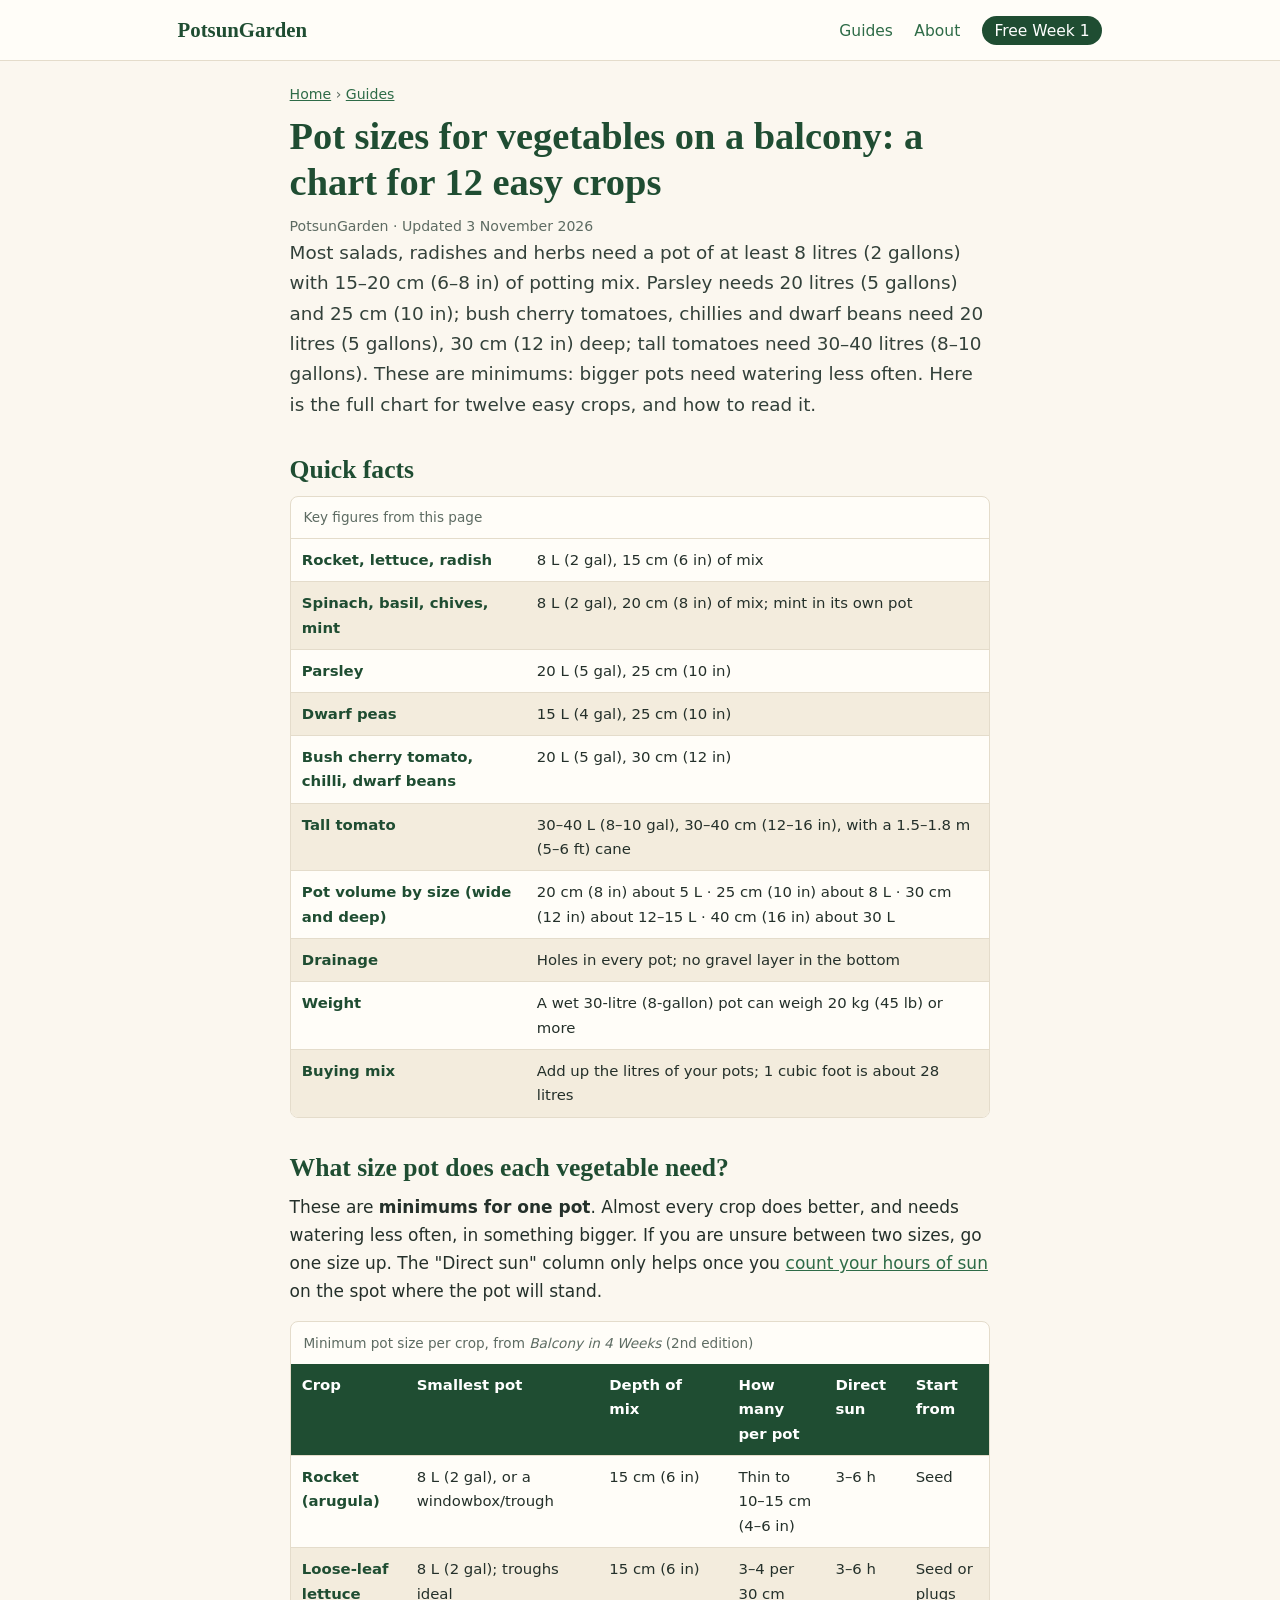
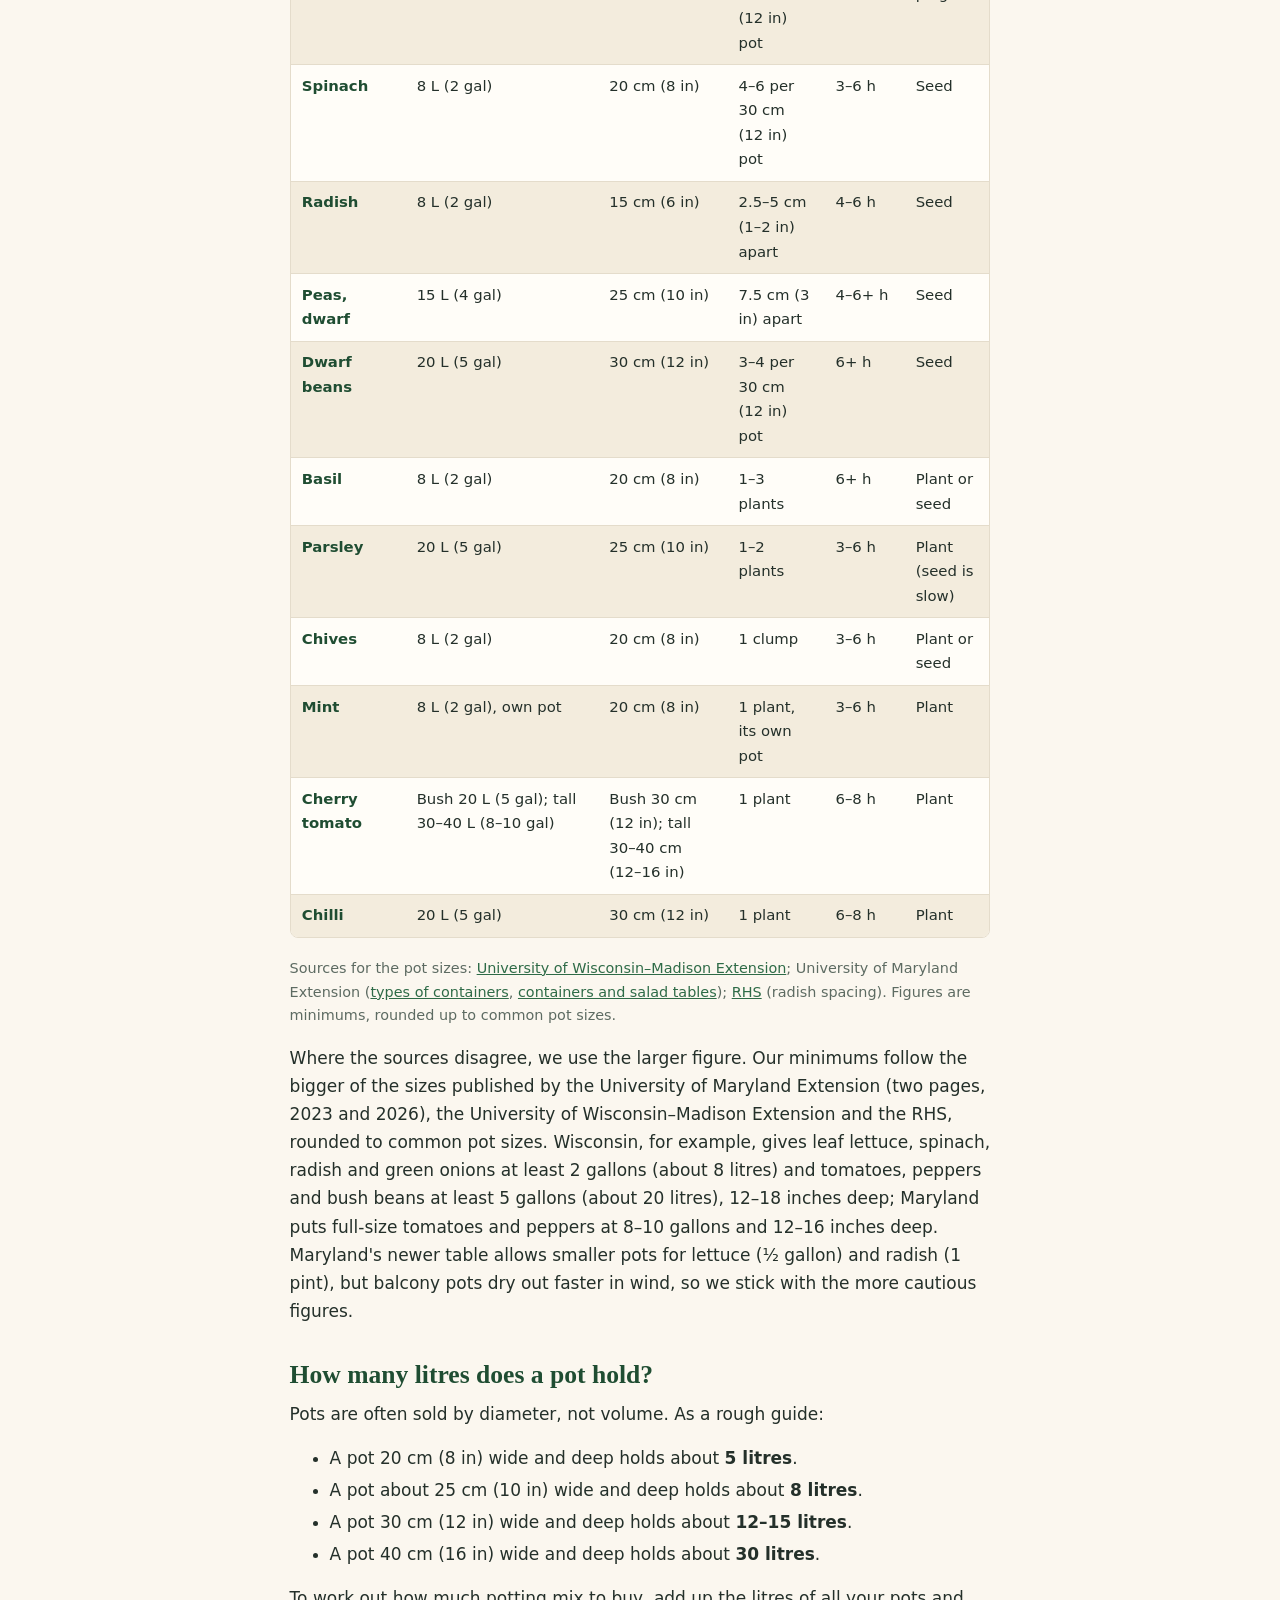
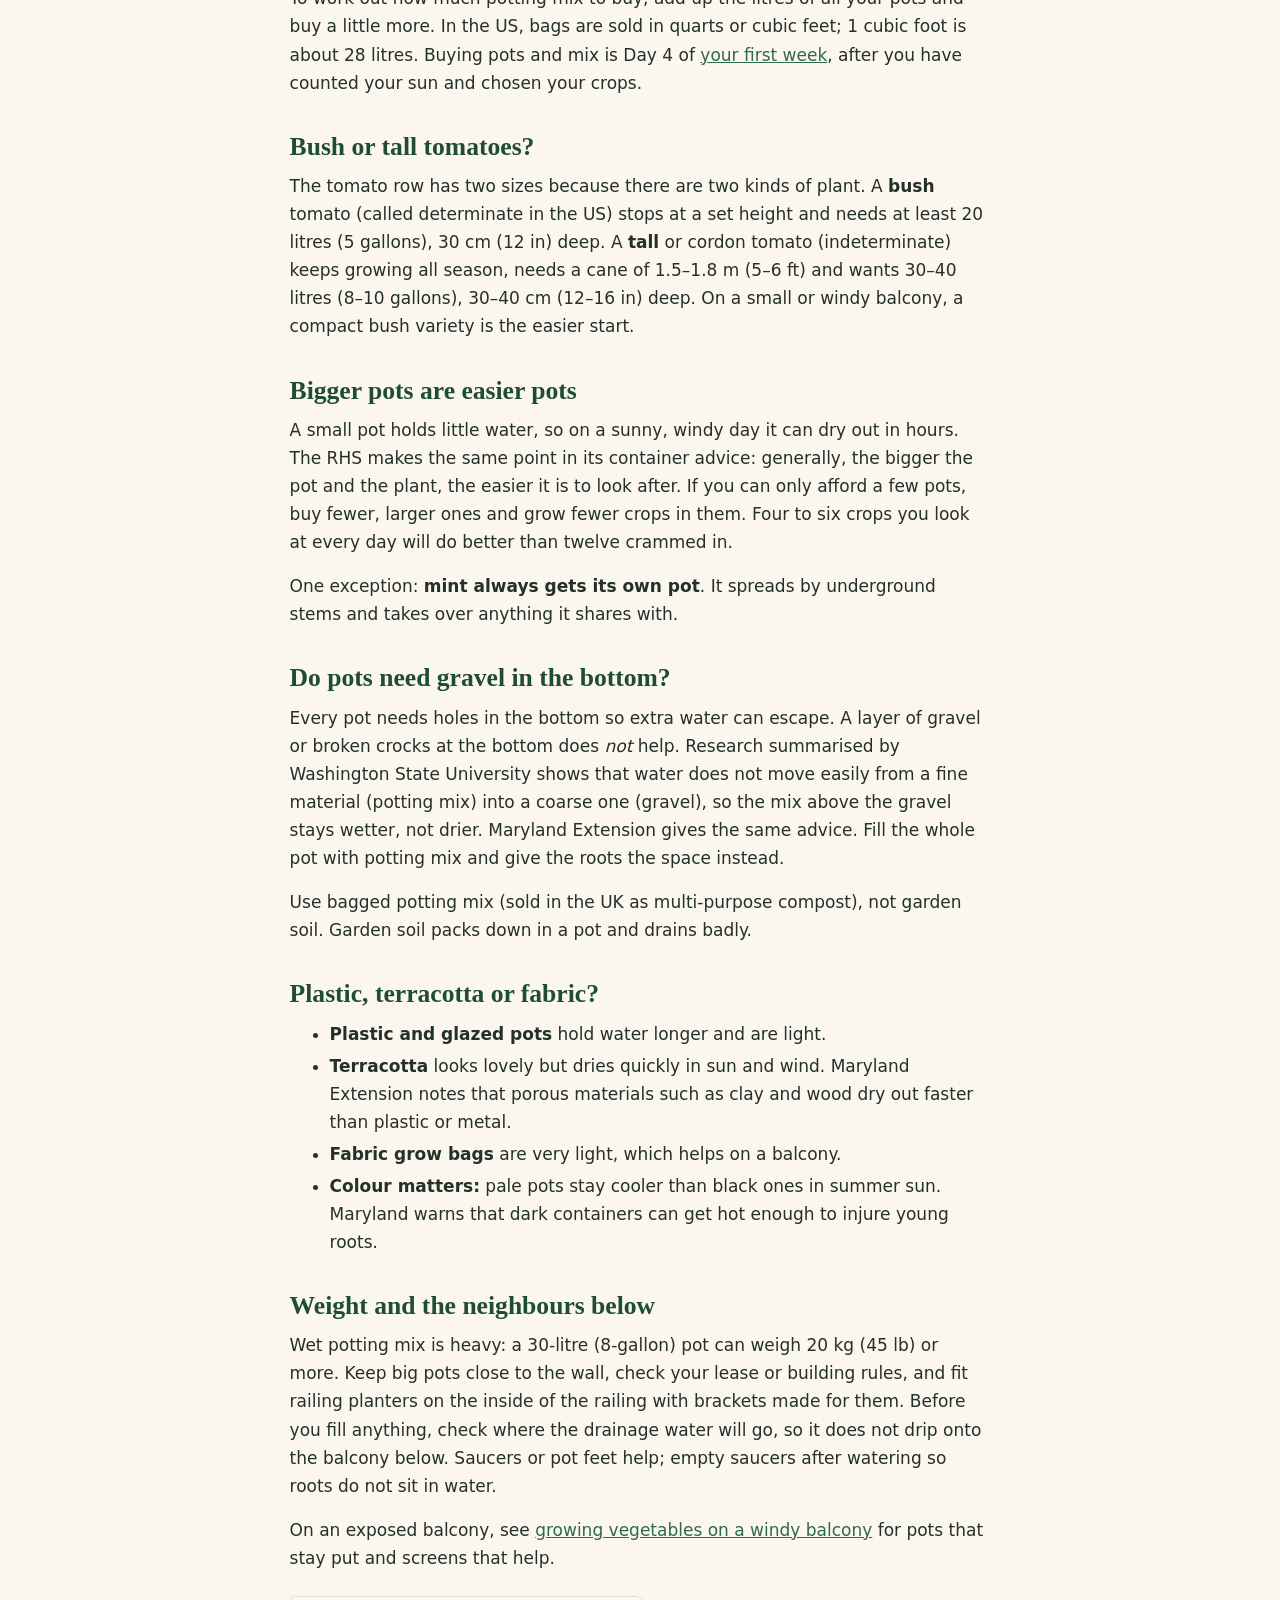
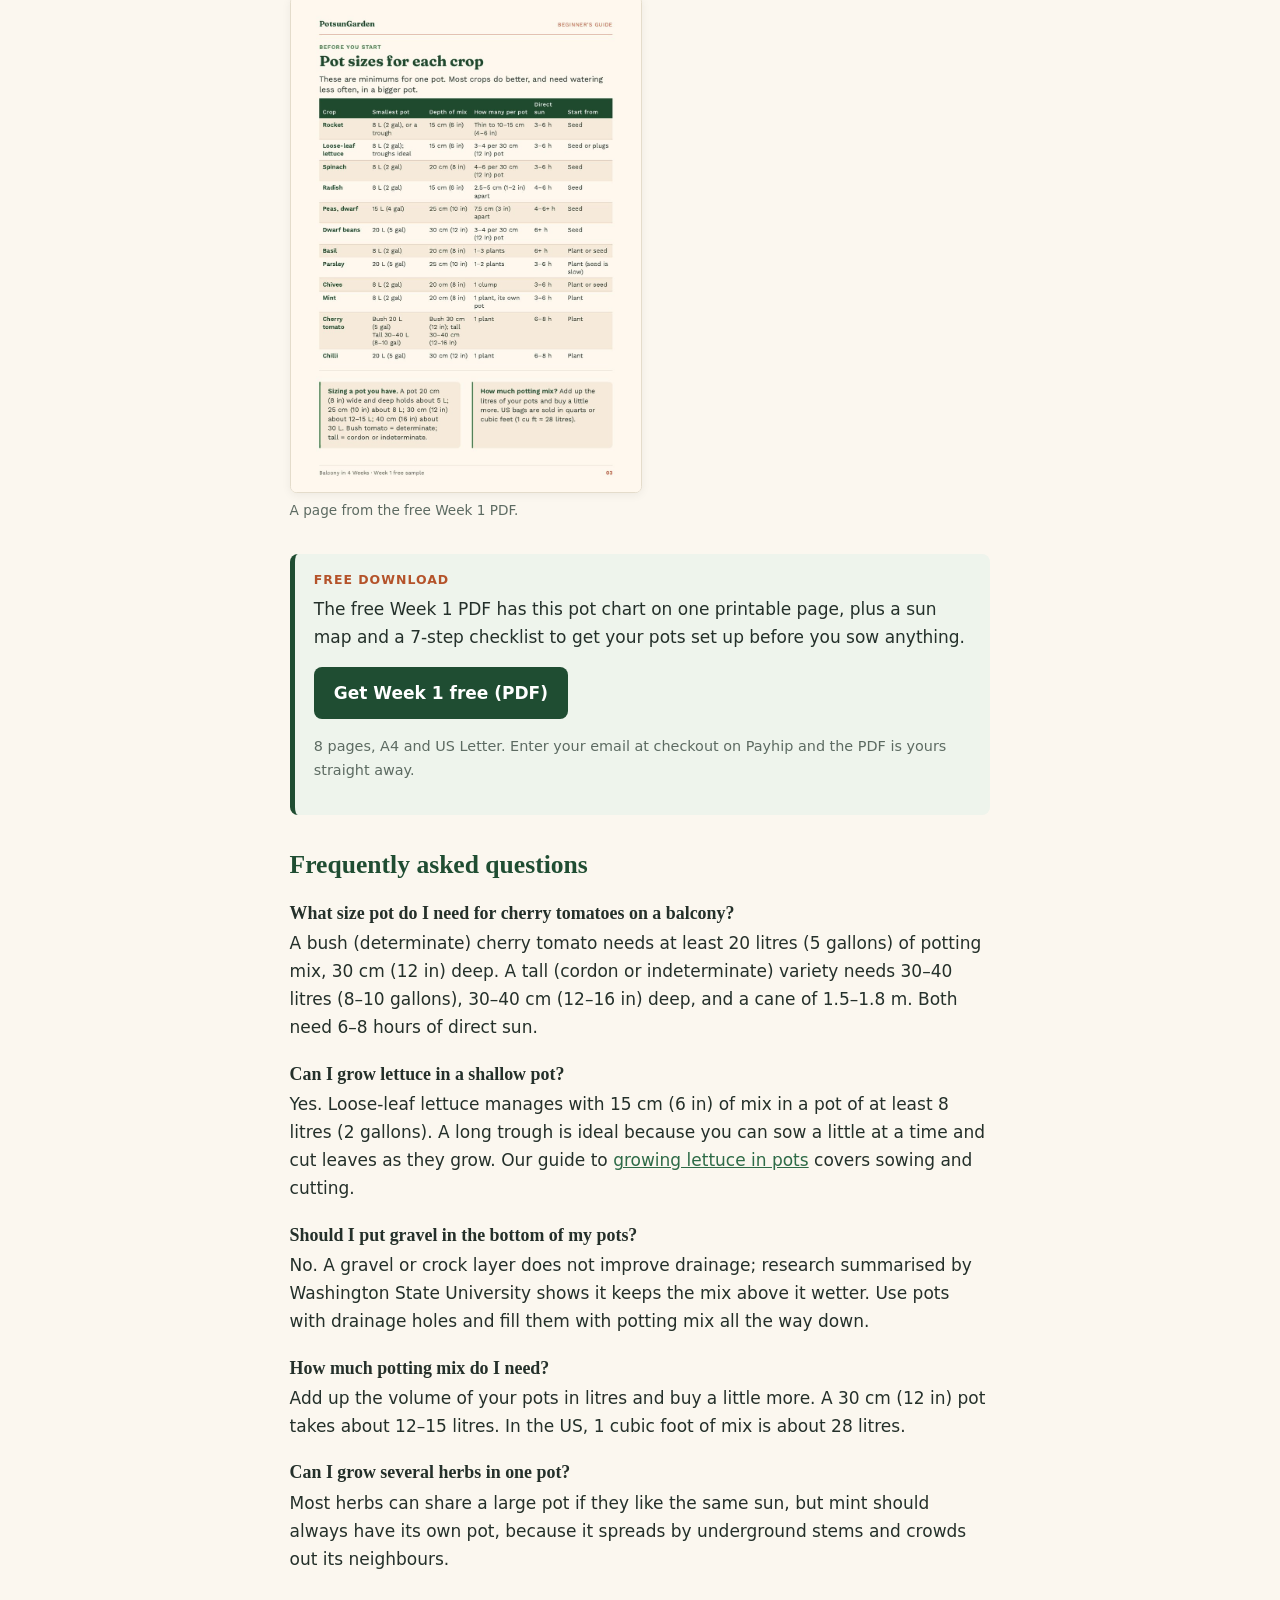
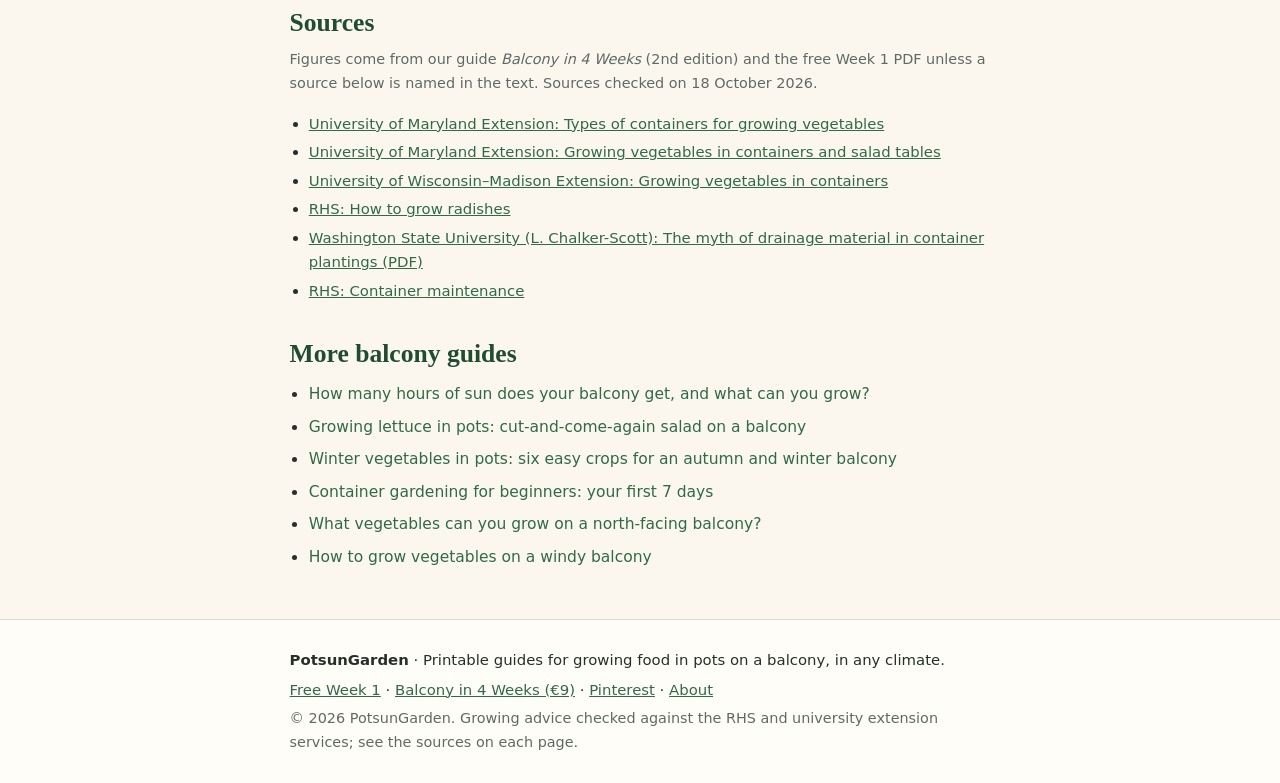
<file: pot-sizes-for-balcony-vegetables.html>
<!doctype html>
<html lang="en">
<head>
<meta charset="utf-8">
<meta name="viewport" content="width=device-width, initial-scale=1">
<meta name="p:domain_verify" content="c9f7734df45bd1a1e3e22cd09c8d9e38"/>
<title>Pot Sizes for Balcony Vegetables (Chart) | PotsunGarden</title>
<meta name="description" content="Smallest pot, mix depth, plants per pot and sun hours for 12 easy balcony crops, in litres and gallons, cm and inches, plus drainage and weight tips.">
<link rel="canonical" href="https://potsungarden.github.io/pot-sizes-for-balcony-vegetables.html">
<meta property="og:type" content="article">
<meta property="og:site_name" content="PotsunGarden">
<meta property="og:title" content="Pot Sizes for Balcony Vegetables (Chart) | PotsunGarden">
<meta property="og:description" content="Smallest pot, mix depth, plants per pot and sun hours for 12 easy balcony crops, in litres and gallons, cm and inches, plus drainage and weight tips.">
<meta property="og:url" content="https://potsungarden.github.io/pot-sizes-for-balcony-vegetables.html">
<meta property="og:image" content="https://potsungarden.github.io/img/week1-p03.jpg">
<meta name="twitter:card" content="summary_large_image">
<link rel="stylesheet" href="style.css">
<script type="application/ld+json">
{
 "@context": "https://schema.org",
 "@graph": [
  {
   "@type": "Article",
   "@id": "https://potsungarden.github.io/pot-sizes-for-balcony-vegetables.html#article",
   "headline": "Pot sizes for vegetables on a balcony: a chart for 12 easy crops",
   "description": "Smallest pot, mix depth, plants per pot and sun hours for 12 easy balcony crops, in litres and gallons, cm and inches, plus drainage and weight tips.",
   "inLanguage": "en",
   "datePublished": "2026-10-18",
   "dateModified": "2026-11-03",
   "author": {
    "@id": "https://potsungarden.github.io/#org"
   },
   "publisher": {
    "@id": "https://potsungarden.github.io/#org"
   },
   "mainEntityOfPage": "https://potsungarden.github.io/pot-sizes-for-balcony-vegetables.html",
   "url": "https://potsungarden.github.io/pot-sizes-for-balcony-vegetables.html",
   "image": "https://potsungarden.github.io/img/week1-p03.jpg",
   "citation": [
    "https://extension.umd.edu/resource/types-containers-growing-vegetables",
    "https://extension.umd.edu/resource/growing-vegetables-containers-and-salad-tables",
    "https://hort.extension.wisc.edu/articles/growing-vegetables-containers/",
    "https://www.rhs.org.uk/vegetables/radishes/grow-your-own",
    "https://wpcdn.web.wsu.edu/wp-puyallup/uploads/sites/403/2015/03/container-drainage.pdf",
    "https://www.rhs.org.uk/container-gardening/maintenance"
   ]
  },
  {
   "@type": "FAQPage",
   "@id": "https://potsungarden.github.io/pot-sizes-for-balcony-vegetables.html#faq",
   "mainEntity": [
    {
     "@type": "Question",
     "name": "What size pot do I need for cherry tomatoes on a balcony?",
     "acceptedAnswer": {
      "@type": "Answer",
      "text": "A bush (determinate) cherry tomato needs at least 20 litres (5 gallons) of potting mix, 30 cm (12 in) deep. A tall (cordon or indeterminate) variety needs 30–40 litres (8–10 gallons), 30–40 cm (12–16 in) deep, and a cane of 1.5–1.8 m. Both need 6–8 hours of direct sun."
     }
    },
    {
     "@type": "Question",
     "name": "Can I grow lettuce in a shallow pot?",
     "acceptedAnswer": {
      "@type": "Answer",
      "text": "Yes. Loose-leaf lettuce manages with 15 cm (6 in) of mix in a pot of at least 8 litres (2 gallons). A long trough is ideal because you can sow a little at a time and cut leaves as they grow. Our guide to growing lettuce in pots covers sowing and cutting."
     }
    },
    {
     "@type": "Question",
     "name": "Should I put gravel in the bottom of my pots?",
     "acceptedAnswer": {
      "@type": "Answer",
      "text": "No. A gravel or crock layer does not improve drainage; research summarised by Washington State University shows it keeps the mix above it wetter. Use pots with drainage holes and fill them with potting mix all the way down."
     }
    },
    {
     "@type": "Question",
     "name": "How much potting mix do I need?",
     "acceptedAnswer": {
      "@type": "Answer",
      "text": "Add up the volume of your pots in litres and buy a little more. A 30 cm (12 in) pot takes about 12–15 litres. In the US, 1 cubic foot of mix is about 28 litres."
     }
    },
    {
     "@type": "Question",
     "name": "Can I grow several herbs in one pot?",
     "acceptedAnswer": {
      "@type": "Answer",
      "text": "Most herbs can share a large pot if they like the same sun, but mint should always have its own pot, because it spreads by underground stems and crowds out its neighbours."
     }
    }
   ]
  },
  {
   "@type": "BreadcrumbList",
   "itemListElement": [
    {
     "@type": "ListItem",
     "position": 1,
     "name": "Home",
     "item": "https://potsungarden.github.io/"
    },
    {
     "@type": "ListItem",
     "position": 2,
     "name": "Pot sizes",
     "item": "https://potsungarden.github.io/pot-sizes-for-balcony-vegetables.html"
    }
   ]
  },
  {
   "@type": "Organization",
   "@id": "https://potsungarden.github.io/#org",
   "name": "PotsunGarden",
   "url": "https://potsungarden.github.io/",
   "sameAs": [
    "https://www.pinterest.com/potsungarden/",
    "https://www.facebook.com/profile.php?id=61595227014449",
    "https://www.tiktok.com/@potsungarden",
    "https://www.reddit.com/user/PotsunGarden"
   ]
  }
 ]
}
</script>
<script data-goatcounter="https://potsungarden.goatcounter.com/count" async src="//gc.zgo.at/count.js"></script>
</head>
<body>
<a class="skip" href="#main">Skip to content</a>
<header class="site-header">
<div class="wrap header-inner">
<a class="logo" href="index.html">PotsunGarden</a>
<nav aria-label="Main">
<a href="index.html#guides">Guides</a>
<a href="about.html">About</a>
<a class="nav-cta" href="https://payhip.com/b/mtjgL?utm_source=site&amp;utm_medium=referral&amp;utm_campaign=pot-sizes-for-balcony-vegetables">Free Week 1</a>
</nav>
</div>
</header>
<main id="main" class="wrap">
<article>
<p class="crumbs"><a href="index.html">Home</a> › <a href="index.html#guides">Guides</a></p>
<h1>Pot sizes for vegetables on a balcony: a chart for 12 easy crops</h1>
<p class="meta">PotsunGarden · Updated 3 November 2026</p>
<p class="lead">Most salads, radishes and herbs need a pot of at least 8 litres (2 gallons) with 15–20 cm (6–8 in) of potting mix. Parsley needs 20 litres (5 gallons) and 25 cm (10 in); bush cherry tomatoes, chillies and dwarf beans need 20 litres (5 gallons), 30 cm (12 in) deep; tall tomatoes need 30–40 litres (8–10 gallons). These are minimums: bigger pots need watering less often. Here is the full chart for twelve easy crops, and how to read it.</p>
<section class="quick-facts" aria-labelledby="qf-h">
<h2 id="qf-h">Quick facts</h2>
<div class="table-wrap"><table>
<caption>Key figures from this page</caption>
<tbody>
<tr><th scope="row">Rocket, lettuce, radish</th><td>8 L (2 gal), 15 cm (6 in) of mix</td></tr>
<tr><th scope="row">Spinach, basil, chives, mint</th><td>8 L (2 gal), 20 cm (8 in) of mix; mint in its own pot</td></tr>
<tr><th scope="row">Parsley</th><td>20 L (5 gal), 25 cm (10 in)</td></tr>
<tr><th scope="row">Dwarf peas</th><td>15 L (4 gal), 25 cm (10 in)</td></tr>
<tr><th scope="row">Bush cherry tomato, chilli, dwarf beans</th><td>20 L (5 gal), 30 cm (12 in)</td></tr>
<tr><th scope="row">Tall tomato</th><td>30–40 L (8–10 gal), 30–40 cm (12–16 in), with a 1.5–1.8 m (5–6 ft) cane</td></tr>
<tr><th scope="row">Pot volume by size (wide and deep)</th><td>20 cm (8 in) about 5 L · 25 cm (10 in) about 8 L · 30 cm (12 in) about 12–15 L · 40 cm (16 in) about 30 L</td></tr>
<tr><th scope="row">Drainage</th><td>Holes in every pot; no gravel layer in the bottom</td></tr>
<tr><th scope="row">Weight</th><td>A wet 30-litre (8-gallon) pot can weigh 20 kg (45 lb) or more</td></tr>
<tr><th scope="row">Buying mix</th><td>Add up the litres of your pots; 1 cubic foot is about 28 litres</td></tr>
</tbody></table></div>
</section>

<h2>What size pot does each vegetable need?</h2>
<p>These are <strong>minimums for one pot</strong>. Almost every crop does better, and needs watering less often, in something bigger. If you are unsure between two sizes, go one size up. The "Direct sun" column only helps once you <a href="balcony-sun-hours-what-to-grow.html">count your hours of sun</a> on the spot where the pot will stand.</p>
<div class="table-wrap"><table>
<caption>Minimum pot size per crop, from <em>Balcony in 4 Weeks</em> (2nd edition)</caption>
<thead><tr><th scope="col">Crop</th><th scope="col">Smallest pot</th><th scope="col">Depth of mix</th><th scope="col">How many per pot</th><th scope="col">Direct sun</th><th scope="col">Start from</th></tr></thead>
<tbody>
<tr><th scope="row">Rocket (arugula)</th><td>8 L (2 gal), or a windowbox/trough</td><td>15 cm (6 in)</td><td>Thin to 10–15 cm (4–6 in)</td><td>3–6 h</td><td>Seed</td></tr>
<tr><th scope="row">Loose-leaf lettuce</th><td>8 L (2 gal); troughs ideal</td><td>15 cm (6 in)</td><td>3–4 per 30 cm (12 in) pot</td><td>3–6 h</td><td>Seed or plugs</td></tr>
<tr><th scope="row">Spinach</th><td>8 L (2 gal)</td><td>20 cm (8 in)</td><td>4–6 per 30 cm (12 in) pot</td><td>3–6 h</td><td>Seed</td></tr>
<tr><th scope="row">Radish</th><td>8 L (2 gal)</td><td>15 cm (6 in)</td><td>2.5–5 cm (1–2 in) apart</td><td>4–6 h</td><td>Seed</td></tr>
<tr><th scope="row">Peas, dwarf</th><td>15 L (4 gal)</td><td>25 cm (10 in)</td><td>7.5 cm (3 in) apart</td><td>4–6+ h</td><td>Seed</td></tr>
<tr><th scope="row">Dwarf beans</th><td>20 L (5 gal)</td><td>30 cm (12 in)</td><td>3–4 per 30 cm (12 in) pot</td><td>6+ h</td><td>Seed</td></tr>
<tr><th scope="row">Basil</th><td>8 L (2 gal)</td><td>20 cm (8 in)</td><td>1–3 plants</td><td>6+ h</td><td>Plant or seed</td></tr>
<tr><th scope="row">Parsley</th><td>20 L (5 gal)</td><td>25 cm (10 in)</td><td>1–2 plants</td><td>3–6 h</td><td>Plant (seed is slow)</td></tr>
<tr><th scope="row">Chives</th><td>8 L (2 gal)</td><td>20 cm (8 in)</td><td>1 clump</td><td>3–6 h</td><td>Plant or seed</td></tr>
<tr><th scope="row">Mint</th><td>8 L (2 gal), own pot</td><td>20 cm (8 in)</td><td>1 plant, its own pot</td><td>3–6 h</td><td>Plant</td></tr>
<tr><th scope="row">Cherry tomato</th><td>Bush 20 L (5 gal); tall 30–40 L (8–10 gal)</td><td>Bush 30 cm (12 in); tall 30–40 cm (12–16 in)</td><td>1 plant</td><td>6–8 h</td><td>Plant</td></tr>
<tr><th scope="row">Chilli</th><td>20 L (5 gal)</td><td>30 cm (12 in)</td><td>1 plant</td><td>6–8 h</td><td>Plant</td></tr>
</tbody></table></div>
<p class="small table-sources">Sources for the pot sizes: <a href="https://hort.extension.wisc.edu/articles/growing-vegetables-containers/" rel="nofollow noopener">University of Wisconsin–Madison Extension</a>; University of Maryland Extension (<a href="https://extension.umd.edu/resource/types-containers-growing-vegetables" rel="nofollow noopener">types of containers</a>, <a href="https://extension.umd.edu/resource/growing-vegetables-containers-and-salad-tables" rel="nofollow noopener">containers and salad tables</a>); <a href="https://www.rhs.org.uk/vegetables/radishes/grow-your-own" rel="nofollow noopener">RHS</a> (radish spacing). Figures are minimums, rounded up to common pot sizes.</p>
<p>Where the sources disagree, we use the larger figure. Our minimums follow the bigger of the sizes published by the University of Maryland Extension (two pages, 2023 and 2026), the University of Wisconsin–Madison Extension and the RHS, rounded to common pot sizes. Wisconsin, for example, gives leaf lettuce, spinach, radish and green onions at least 2 gallons (about 8 litres) and tomatoes, peppers and bush beans at least 5 gallons (about 20 litres), 12–18 inches deep; Maryland puts full-size tomatoes and peppers at 8–10 gallons and 12–16 inches deep. Maryland's newer table allows smaller pots for lettuce (½ gallon) and radish (1 pint), but balcony pots dry out faster in wind, so we stick with the more cautious figures.</p>

<h2>How many litres does a pot hold?</h2>
<p>Pots are often sold by diameter, not volume. As a rough guide:</p>
<ul>
<li>A pot 20 cm (8 in) wide and deep holds about <strong>5 litres</strong>.</li>
<li>A pot about 25 cm (10 in) wide and deep holds about <strong>8 litres</strong>.</li>
<li>A pot 30 cm (12 in) wide and deep holds about <strong>12–15 litres</strong>.</li>
<li>A pot 40 cm (16 in) wide and deep holds about <strong>30 litres</strong>.</li>
</ul>
<p>To work out how much potting mix to buy, add up the litres of all your pots and buy a little more. In the US, bags are sold in quarts or cubic feet; 1 cubic foot is about 28 litres. Buying pots and mix is Day 4 of <a href="container-gardening-for-beginners-first-7-days.html">your first week</a>, after you have counted your sun and chosen your crops.</p>

<h2>Bush or tall tomatoes?</h2>
<p>The tomato row has two sizes because there are two kinds of plant. A <strong>bush</strong> tomato (called determinate in the US) stops at a set height and needs at least 20 litres (5 gallons), 30 cm (12 in) deep. A <strong>tall</strong> or cordon tomato (indeterminate) keeps growing all season, needs a cane of 1.5–1.8 m (5–6 ft) and wants 30–40 litres (8–10 gallons), 30–40 cm (12–16 in) deep. On a small or windy balcony, a compact bush variety is the easier start.</p>

<h2 id="bigger-pots">Bigger pots are easier pots</h2>
<p>A small pot holds little water, so on a sunny, windy day it can dry out in hours. The RHS makes the same point in its container advice: generally, the bigger the pot and the plant, the easier it is to look after. If you can only afford a few pots, buy fewer, larger ones and grow fewer crops in them. Four to six crops you look at every day will do better than twelve crammed in.</p>
<p>One exception: <strong>mint always gets its own pot</strong>. It spreads by underground stems and takes over anything it shares with.</p>

<h2>Do pots need gravel in the bottom?</h2>
<p>Every pot needs holes in the bottom so extra water can escape. A layer of gravel or broken crocks at the bottom does <em>not</em> help. Research summarised by Washington State University shows that water does not move easily from a fine material (potting mix) into a coarse one (gravel), so the mix above the gravel stays wetter, not drier. Maryland Extension gives the same advice. Fill the whole pot with potting mix and give the roots the space instead.</p>
<p>Use bagged potting mix (sold in the UK as multi-purpose compost), not garden soil. Garden soil packs down in a pot and drains badly.</p>

<h2>Plastic, terracotta or fabric?</h2>
<ul>
<li><strong>Plastic and glazed pots</strong> hold water longer and are light.</li>
<li><strong>Terracotta</strong> looks lovely but dries quickly in sun and wind. Maryland Extension notes that porous materials such as clay and wood dry out faster than plastic or metal.</li>
<li><strong>Fabric grow bags</strong> are very light, which helps on a balcony.</li>
<li><strong>Colour matters:</strong> pale pots stay cooler than black ones in summer sun. Maryland warns that dark containers can get hot enough to injure young roots.</li>
</ul>

<h2 id="weight">Weight and the neighbours below</h2>
<p>Wet potting mix is heavy: a 30-litre (8-gallon) pot can weigh 20 kg (45 lb) or more. Keep big pots close to the wall, check your lease or building rules, and fit railing planters on the inside of the railing with brackets made for them. Before you fill anything, check where the drainage water will go, so it does not drip onto the balcony below. Saucers or pot feet help; empty saucers after watering so roots do not sit in water.</p>
<p>On an exposed balcony, see <a href="vegetables-windy-balcony.html">growing vegetables on a windy balcony</a> for pots that stay put and screens that help.</p>

<figure class="preview">
<img src="img/week1-p03.jpg" alt="The pot size page from the free Week 1 PDF: a table of 12 crops with pot size, depth, spacing and sun hours" width="900" height="1273" loading="lazy">
<figcaption>A page from the free Week 1 PDF.</figcaption>
</figure>
<aside class="cta">
<p class="cta-kicker">Free download</p>
<p>The free Week 1 PDF has this pot chart on one printable page, plus a sun map and a 7-step checklist to get your pots set up before you sow anything.</p>
<p><a class="btn" href="https://payhip.com/b/mtjgL?utm_source=site&amp;utm_medium=referral&amp;utm_campaign=pot-sizes-for-balcony-vegetables">Get Week 1 free (PDF)</a></p>
<p class="small">8 pages, A4 and US Letter. Enter your email at checkout on Payhip and the PDF is yours straight away.</p>
</aside>
<section class="faq" aria-labelledby="faq-h">
<h2 id="faq-h">Frequently asked questions</h2>
<h3>What size pot do I need for cherry tomatoes on a balcony?</h3>
<p>A bush (determinate) cherry tomato needs at least 20 litres (5 gallons) of potting mix, 30 cm (12 in) deep. A tall (cordon or indeterminate) variety needs 30–40 litres (8–10 gallons), 30–40 cm (12–16 in) deep, and a cane of 1.5–1.8 m. Both need 6–8 hours of direct sun.</p>
<h3>Can I grow lettuce in a shallow pot?</h3>
<p>Yes. Loose-leaf lettuce manages with 15 cm (6 in) of mix in a pot of at least 8 litres (2 gallons). A long trough is ideal because you can sow a little at a time and cut leaves as they grow. Our guide to <a href="growing-lettuce-in-pots.html">growing lettuce in pots</a> covers sowing and cutting.</p>
<h3>Should I put gravel in the bottom of my pots?</h3>
<p>No. A gravel or crock layer does not improve drainage; research summarised by Washington State University shows it keeps the mix above it wetter. Use pots with drainage holes and fill them with potting mix all the way down.</p>
<h3>How much potting mix do I need?</h3>
<p>Add up the volume of your pots in litres and buy a little more. A 30 cm (12 in) pot takes about 12–15 litres. In the US, 1 cubic foot of mix is about 28 litres.</p>
<h3>Can I grow several herbs in one pot?</h3>
<p>Most herbs can share a large pot if they like the same sun, but mint should always have its own pot, because it spreads by underground stems and crowds out its neighbours.</p>
</section>
<section class="sources">
<h2>Sources</h2>
<p class="small">Figures come from our guide <em>Balcony in 4 Weeks</em> (2nd edition) and the free Week 1 PDF unless a source below is named in the text. Sources checked on 18 October 2026.</p>
<ul>
<li><a href="https://extension.umd.edu/resource/types-containers-growing-vegetables" rel="nofollow noopener">University of Maryland Extension: Types of containers for growing vegetables</a></li>
<li><a href="https://extension.umd.edu/resource/growing-vegetables-containers-and-salad-tables" rel="nofollow noopener">University of Maryland Extension: Growing vegetables in containers and salad tables</a></li>
<li><a href="https://hort.extension.wisc.edu/articles/growing-vegetables-containers/" rel="nofollow noopener">University of Wisconsin–Madison Extension: Growing vegetables in containers</a></li>
<li><a href="https://www.rhs.org.uk/vegetables/radishes/grow-your-own" rel="nofollow noopener">RHS: How to grow radishes</a></li>
<li><a href="https://wpcdn.web.wsu.edu/wp-puyallup/uploads/sites/403/2015/03/container-drainage.pdf" rel="nofollow noopener">Washington State University (L. Chalker-Scott): The myth of drainage material in container plantings (PDF)</a></li>
<li><a href="https://www.rhs.org.uk/container-gardening/maintenance" rel="nofollow noopener">RHS: Container maintenance</a></li>
</ul>
</section>
<nav class="more" aria-label="More guides">
<h2>More balcony guides</h2>
<ul>
<li><a href="balcony-sun-hours-what-to-grow.html">How many hours of sun does your balcony get, and what can you grow?</a></li><li><a href="growing-lettuce-in-pots.html">Growing lettuce in pots: cut-and-come-again salad on a balcony</a></li><li><a href="winter-vegetables-in-pots.html">Winter vegetables in pots: six easy crops for an autumn and winter balcony</a></li><li><a href="container-gardening-for-beginners-first-7-days.html">Container gardening for beginners: your first 7 days</a></li><li><a href="vegetables-north-facing-balcony.html">What vegetables can you grow on a north-facing balcony?</a></li><li><a href="vegetables-windy-balcony.html">How to grow vegetables on a windy balcony</a></li>
</ul>
</nav>
</article>
</main>
<footer class="site-footer">
<div class="wrap">
<p><strong>PotsunGarden</strong> · Printable guides for growing food in pots on a balcony, in any climate.</p>
<p><a href="https://payhip.com/b/mtjgL?utm_source=site&amp;utm_medium=referral&amp;utm_campaign=pot-sizes-for-balcony-vegetables">Free Week 1</a> · <a href="https://payhip.com/b/ZfLyM?utm_source=site&amp;utm_medium=referral&amp;utm_campaign=pot-sizes-for-balcony-vegetables">Balcony in 4 Weeks (€9)</a> · <a href="https://www.pinterest.com/potsungarden/">Pinterest</a> · <a href="about.html">About</a></p>
<p class="small">© 2026 PotsunGarden. Growing advice checked against the RHS and university extension services; see the sources on each page.</p>
</div>
</footer>
</body>
</html>
</file>
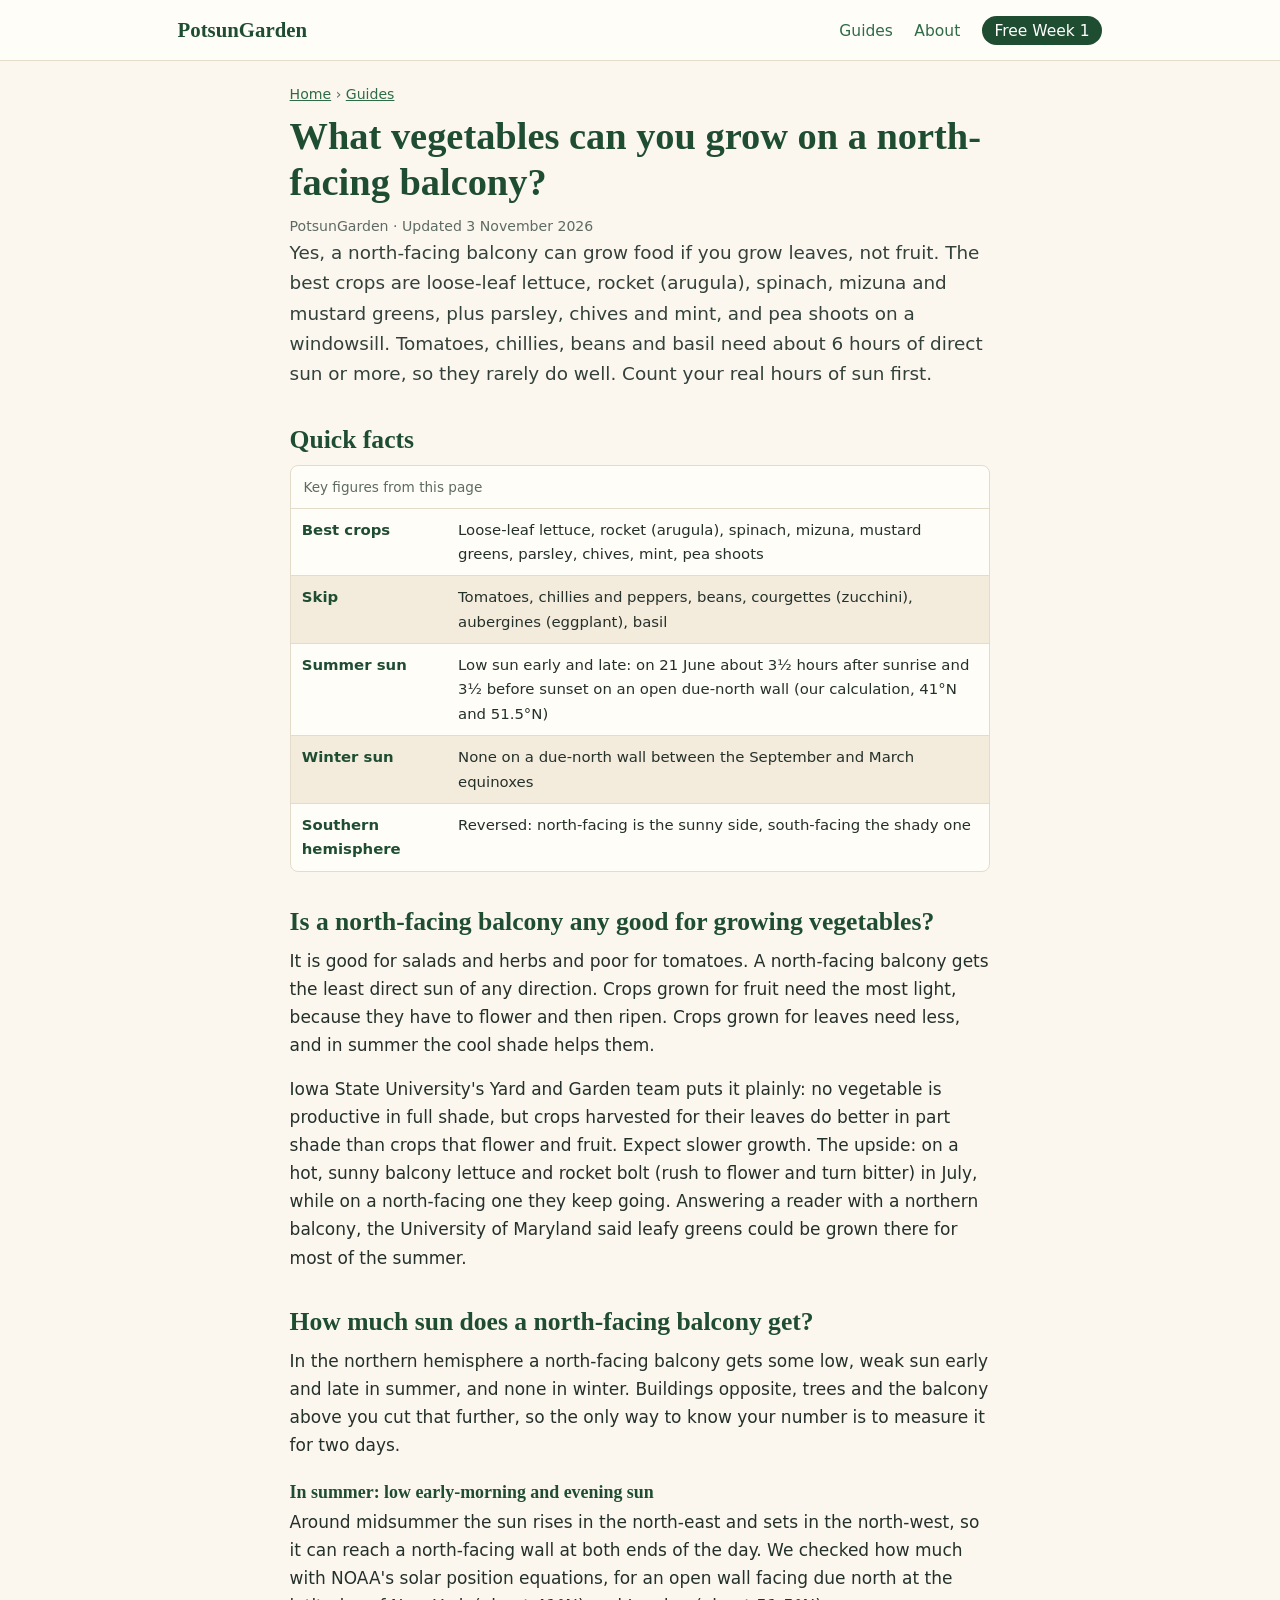
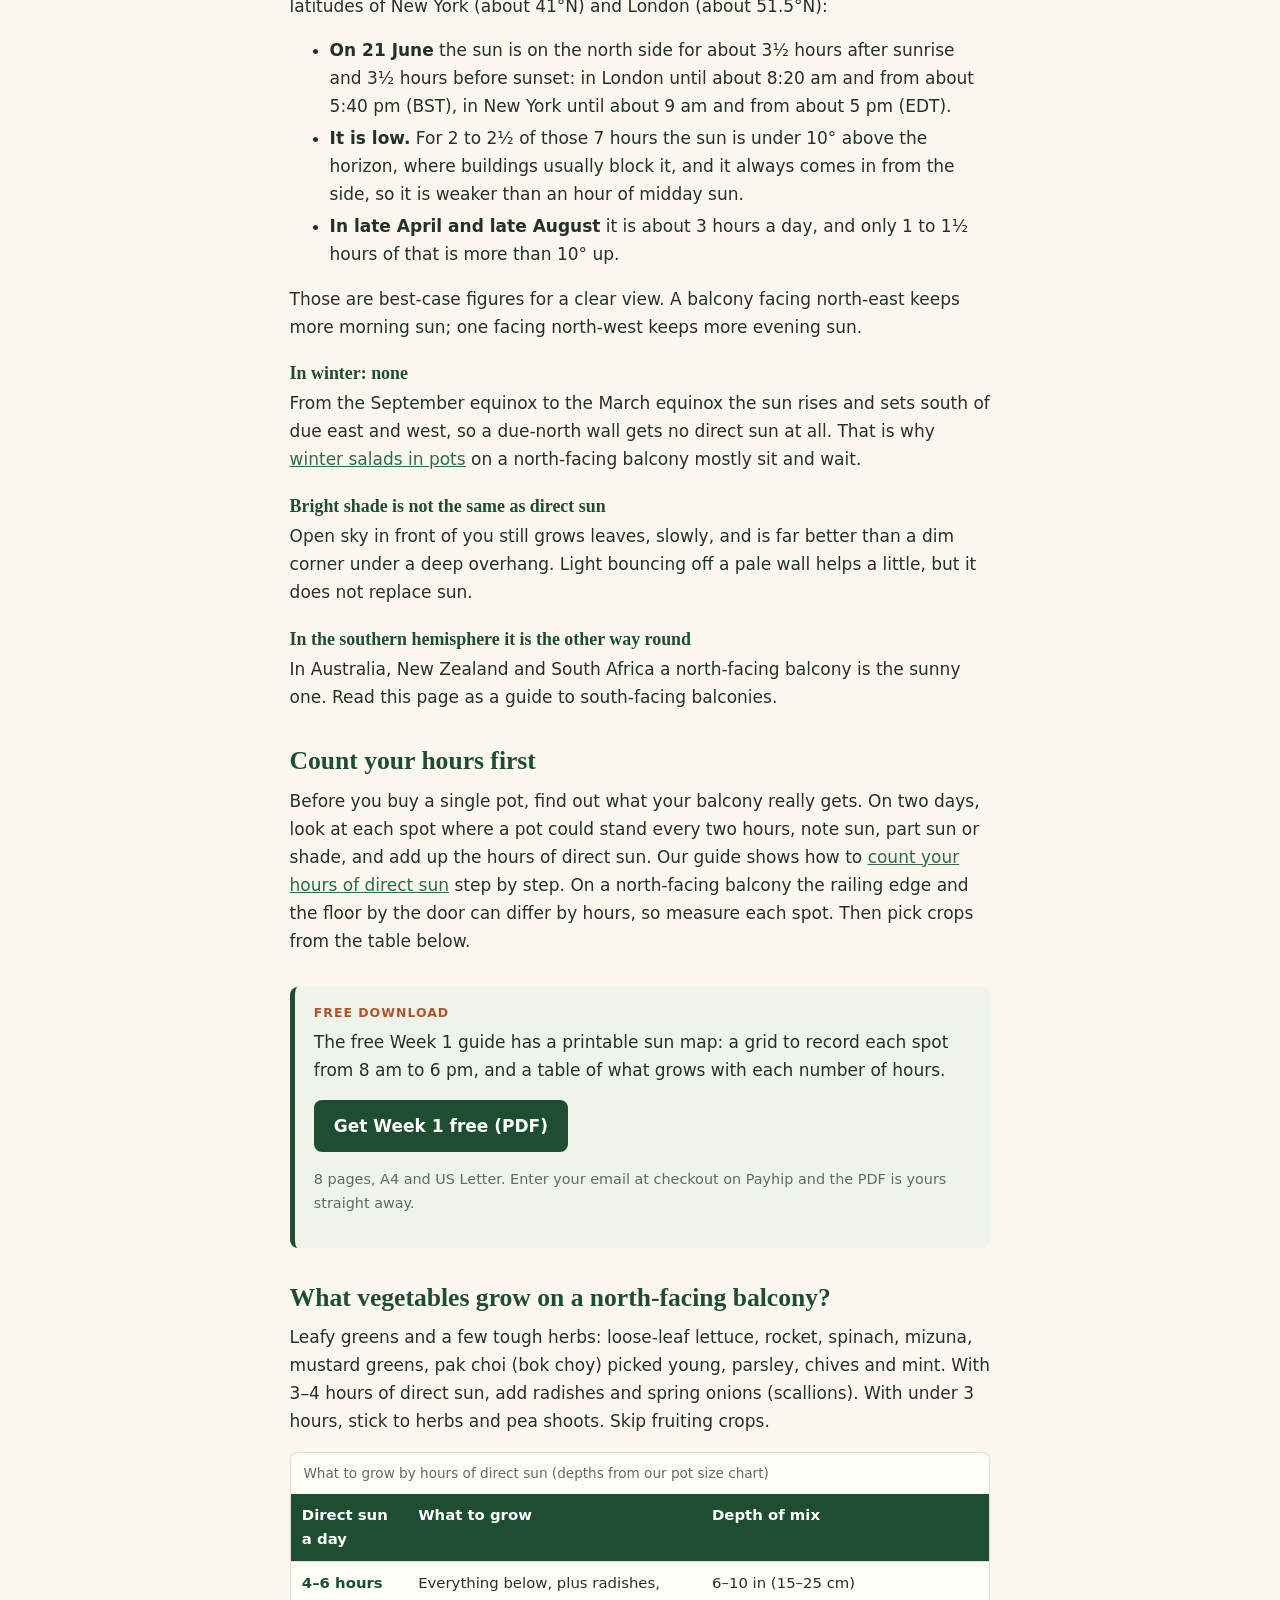
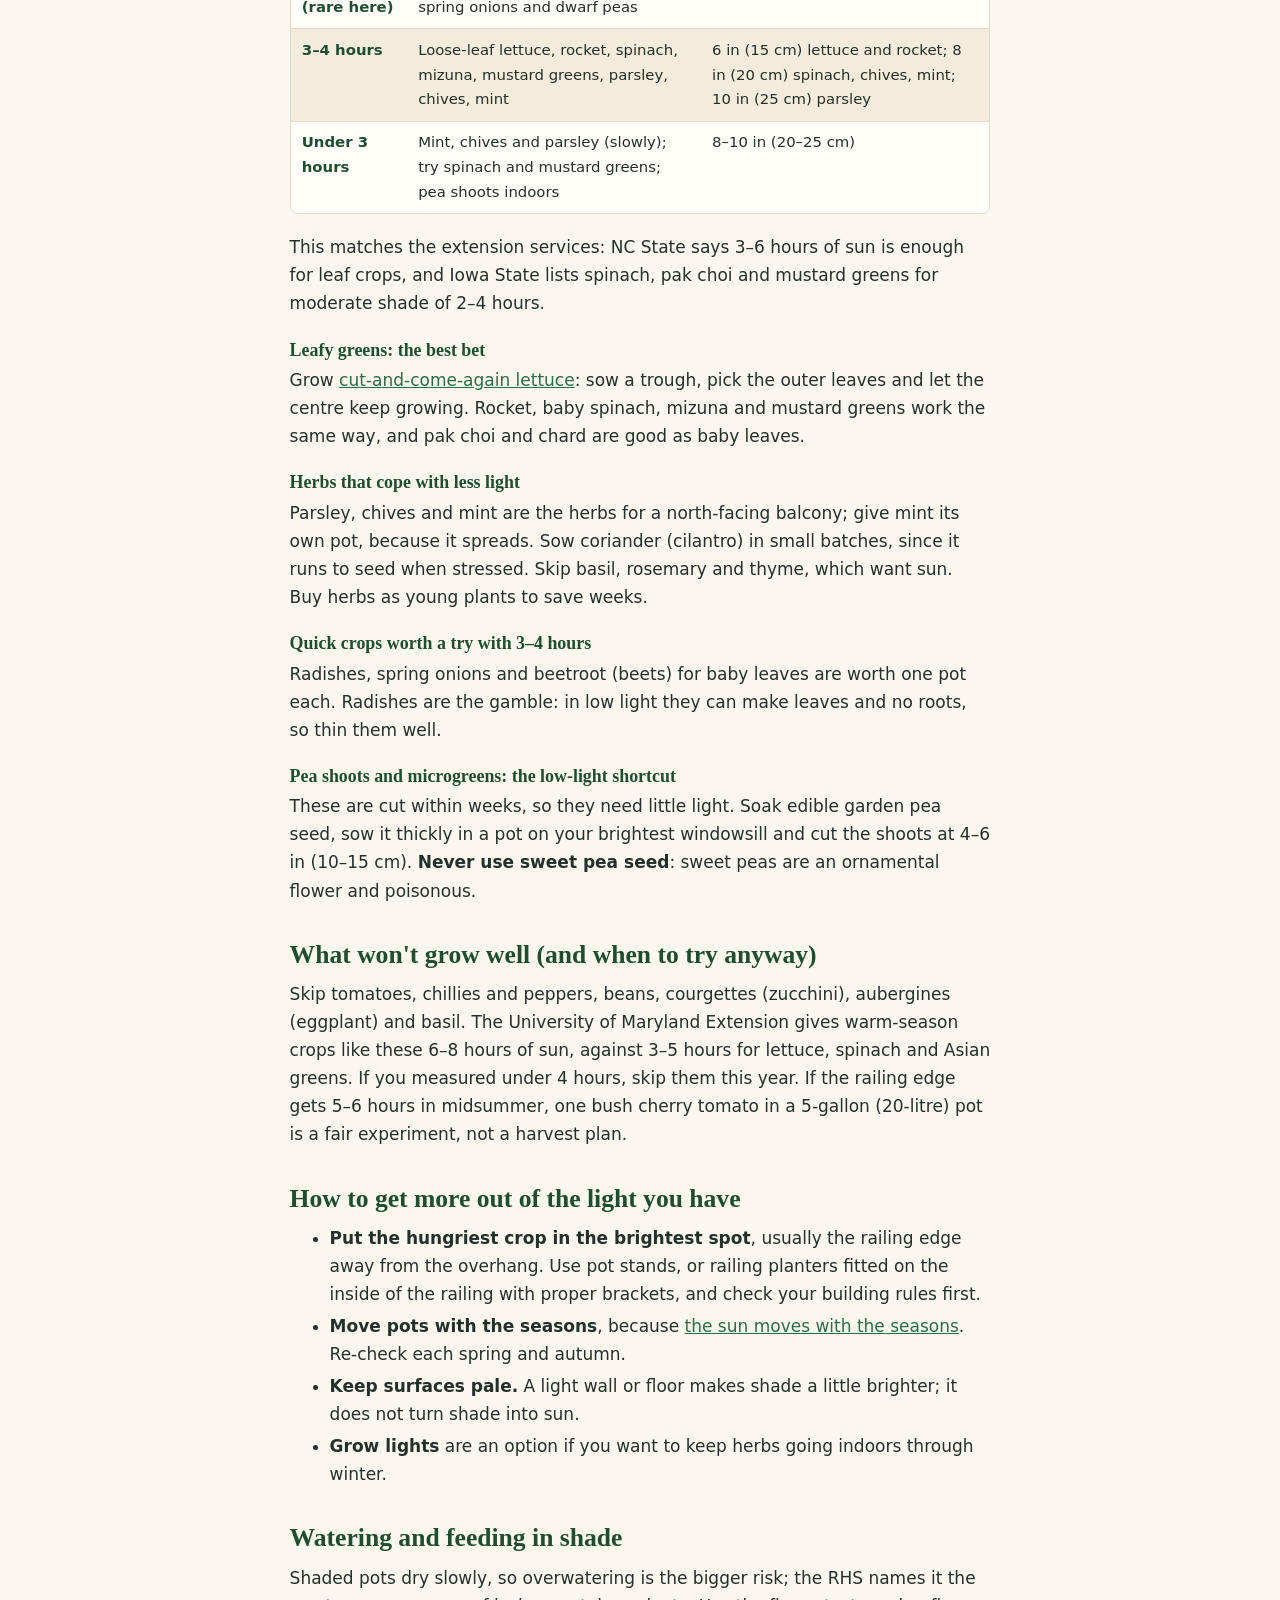
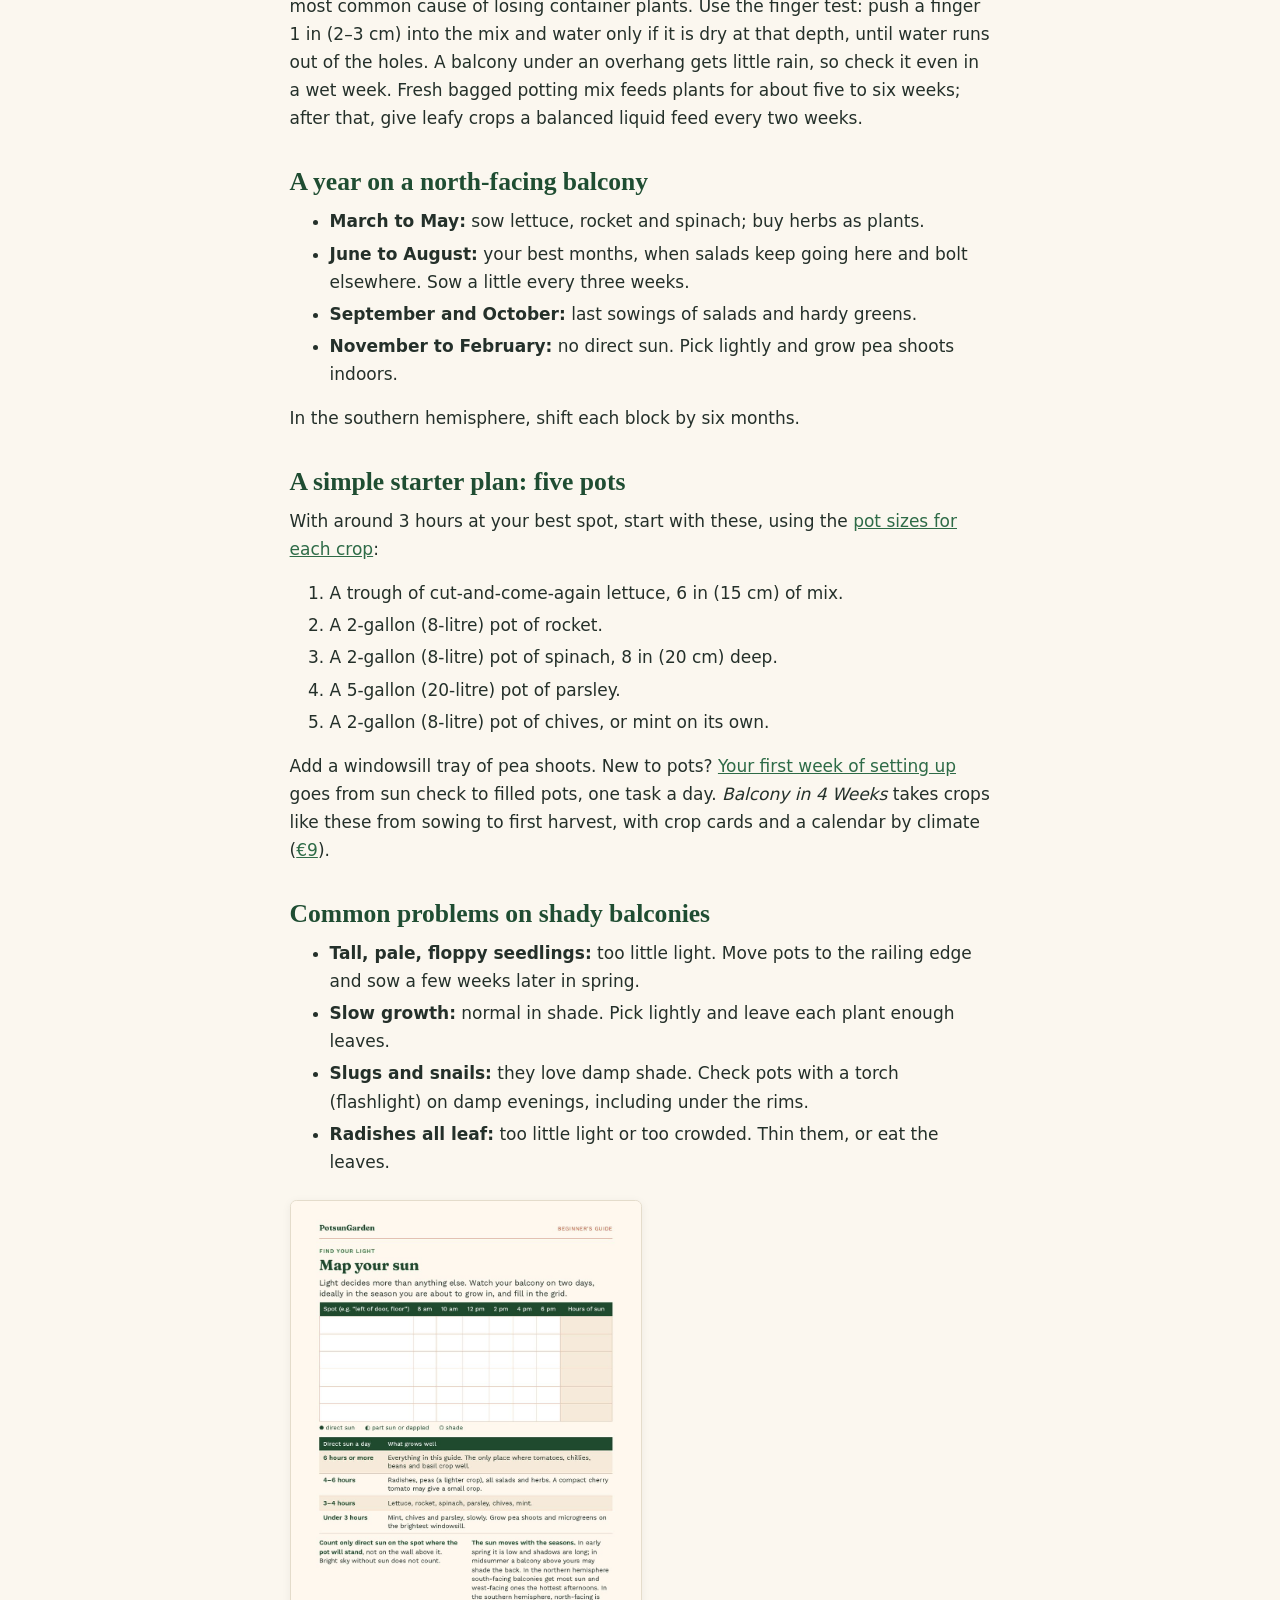
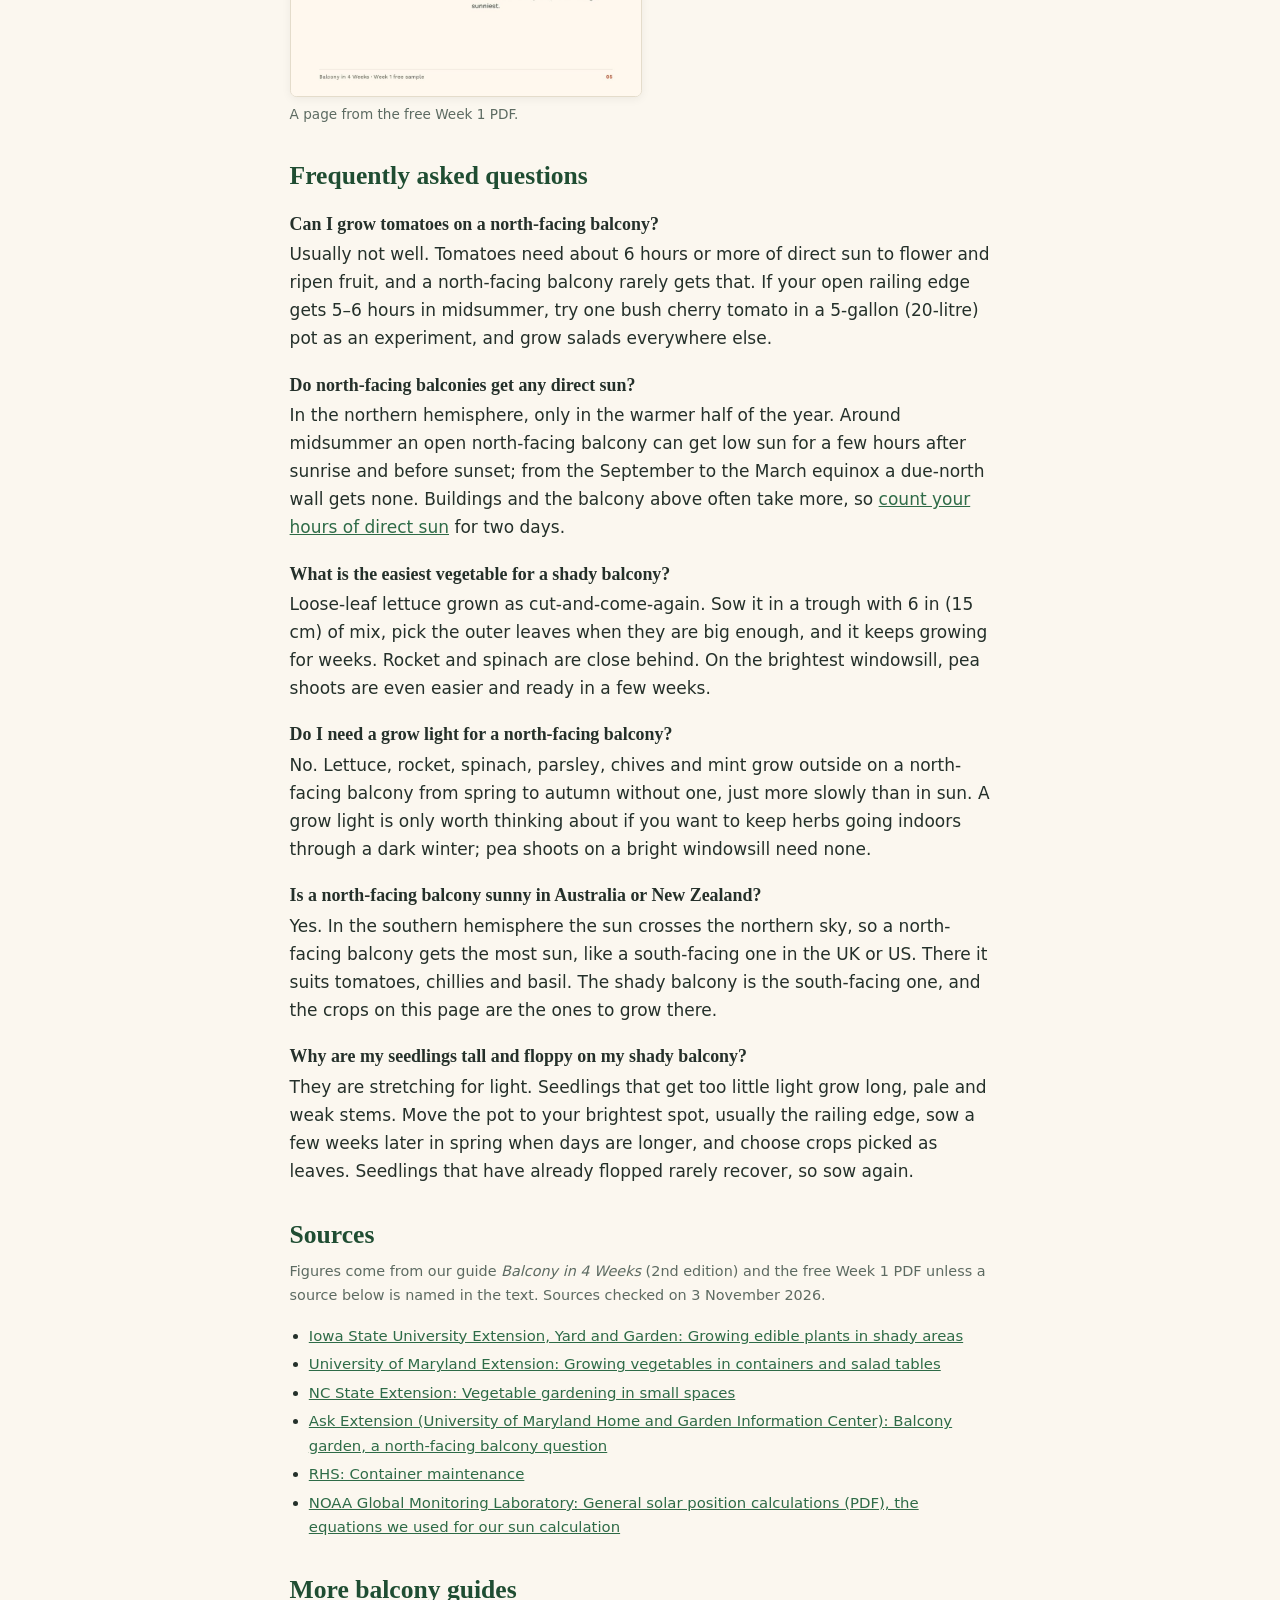
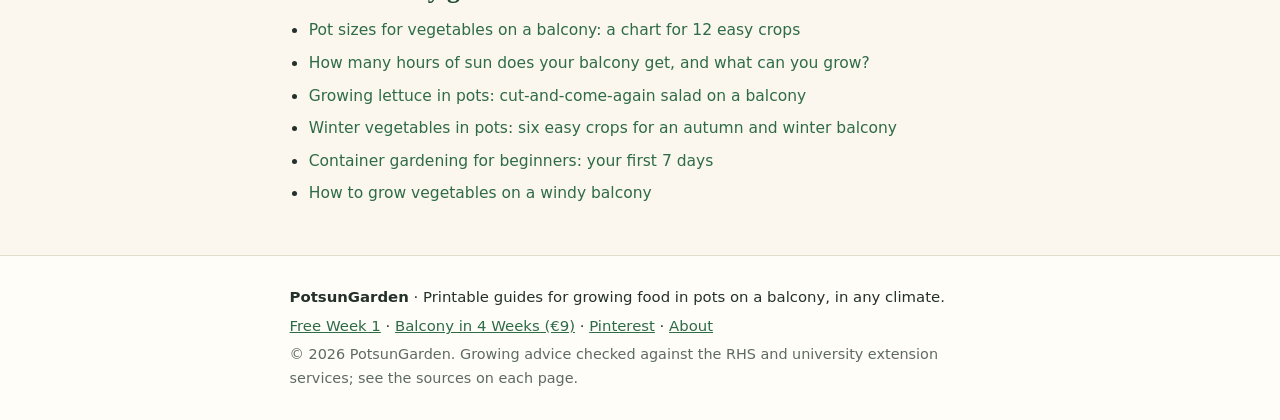
<file: vegetables-north-facing-balcony.html>
<!doctype html>
<html lang="en">
<head>
<meta charset="utf-8">
<meta name="viewport" content="width=device-width, initial-scale=1">
<meta name="p:domain_verify" content="c9f7734df45bd1a1e3e22cd09c8d9e38"/>
<title>North-Facing Balcony Vegetables: What Really Grows</title>
<meta name="description" content="A north-facing balcony can still grow food: leafy greens, herbs and quick crops for 0–4 hours of sun, what to skip, and how to find more light.">
<link rel="canonical" href="https://potsungarden.github.io/vegetables-north-facing-balcony.html">
<meta property="og:type" content="article">
<meta property="og:site_name" content="PotsunGarden">
<meta property="og:title" content="North-Facing Balcony Vegetables: What Really Grows">
<meta property="og:description" content="A north-facing balcony can still grow food: leafy greens, herbs and quick crops for 0–4 hours of sun, what to skip, and how to find more light.">
<meta property="og:url" content="https://potsungarden.github.io/vegetables-north-facing-balcony.html">
<meta property="og:image" content="https://potsungarden.github.io/img/week1-p05.jpg">
<meta name="twitter:card" content="summary_large_image">
<link rel="stylesheet" href="style.css">
<script type="application/ld+json">
{
 "@context": "https://schema.org",
 "@graph": [
  {
   "@type": "Article",
   "@id": "https://potsungarden.github.io/vegetables-north-facing-balcony.html#article",
   "headline": "What vegetables can you grow on a north-facing balcony?",
   "description": "A north-facing balcony can still grow food: leafy greens, herbs and quick crops for 0–4 hours of sun, what to skip, and how to find more light.",
   "inLanguage": "en",
   "datePublished": "2026-11-03",
   "dateModified": "2026-11-03",
   "author": {
    "@id": "https://potsungarden.github.io/#org"
   },
   "publisher": {
    "@id": "https://potsungarden.github.io/#org"
   },
   "mainEntityOfPage": "https://potsungarden.github.io/vegetables-north-facing-balcony.html",
   "url": "https://potsungarden.github.io/vegetables-north-facing-balcony.html",
   "image": "https://potsungarden.github.io/img/week1-p05.jpg",
   "citation": [
    "https://yardandgarden.extension.iastate.edu/how-to/growing-edible-plants-shady-areas",
    "https://extension.umd.edu/resource/growing-vegetables-containers-and-salad-tables",
    "https://content.ces.ncsu.edu/mini-gardening",
    "https://ask.extension.org/kb/faq.php?id=896302",
    "https://www.rhs.org.uk/container-gardening/maintenance",
    "https://gml.noaa.gov/grad/solcalc/solareqns.PDF"
   ]
  },
  {
   "@type": "FAQPage",
   "@id": "https://potsungarden.github.io/vegetables-north-facing-balcony.html#faq",
   "mainEntity": [
    {
     "@type": "Question",
     "name": "Can I grow tomatoes on a north-facing balcony?",
     "acceptedAnswer": {
      "@type": "Answer",
      "text": "Usually not well. Tomatoes need about 6 hours or more of direct sun to flower and ripen fruit, and a north-facing balcony rarely gets that. If your open railing edge gets 5–6 hours in midsummer, try one bush cherry tomato in a 5-gallon (20-litre) pot as an experiment, and grow salads everywhere else."
     }
    },
    {
     "@type": "Question",
     "name": "Do north-facing balconies get any direct sun?",
     "acceptedAnswer": {
      "@type": "Answer",
      "text": "In the northern hemisphere, only in the warmer half of the year. Around midsummer an open north-facing balcony can get low sun for a few hours after sunrise and before sunset; from the September to the March equinox a due-north wall gets none. Buildings and the balcony above often take more, so count your hours of direct sun for two days."
     }
    },
    {
     "@type": "Question",
     "name": "What is the easiest vegetable for a shady balcony?",
     "acceptedAnswer": {
      "@type": "Answer",
      "text": "Loose-leaf lettuce grown as cut-and-come-again. Sow it in a trough with 6 in (15 cm) of mix, pick the outer leaves when they are big enough, and it keeps growing for weeks. Rocket and spinach are close behind. On the brightest windowsill, pea shoots are even easier and ready in a few weeks."
     }
    },
    {
     "@type": "Question",
     "name": "Do I need a grow light for a north-facing balcony?",
     "acceptedAnswer": {
      "@type": "Answer",
      "text": "No. Lettuce, rocket, spinach, parsley, chives and mint grow outside on a north-facing balcony from spring to autumn without one, just more slowly than in sun. A grow light is only worth thinking about if you want to keep herbs going indoors through a dark winter; pea shoots on a bright windowsill need none."
     }
    },
    {
     "@type": "Question",
     "name": "Is a north-facing balcony sunny in Australia or New Zealand?",
     "acceptedAnswer": {
      "@type": "Answer",
      "text": "Yes. In the southern hemisphere the sun crosses the northern sky, so a north-facing balcony gets the most sun, like a south-facing one in the UK or US. There it suits tomatoes, chillies and basil. The shady balcony is the south-facing one, and the crops on this page are the ones to grow there."
     }
    },
    {
     "@type": "Question",
     "name": "Why are my seedlings tall and floppy on my shady balcony?",
     "acceptedAnswer": {
      "@type": "Answer",
      "text": "They are stretching for light. Seedlings that get too little light grow long, pale and weak stems. Move the pot to your brightest spot, usually the railing edge, sow a few weeks later in spring when days are longer, and choose crops picked as leaves. Seedlings that have already flopped rarely recover, so sow again."
     }
    }
   ]
  },
  {
   "@type": "BreadcrumbList",
   "itemListElement": [
    {
     "@type": "ListItem",
     "position": 1,
     "name": "Home",
     "item": "https://potsungarden.github.io/"
    },
    {
     "@type": "ListItem",
     "position": 2,
     "name": "North-facing balcony",
     "item": "https://potsungarden.github.io/vegetables-north-facing-balcony.html"
    }
   ]
  },
  {
   "@type": "Organization",
   "@id": "https://potsungarden.github.io/#org",
   "name": "PotsunGarden",
   "url": "https://potsungarden.github.io/",
   "sameAs": [
    "https://www.pinterest.com/potsungarden/",
    "https://www.facebook.com/profile.php?id=61595227014449",
    "https://www.tiktok.com/@potsungarden",
    "https://www.reddit.com/user/PotsunGarden"
   ]
  }
 ]
}
</script>
<script data-goatcounter="https://potsungarden.goatcounter.com/count" async src="//gc.zgo.at/count.js"></script>
</head>
<body>
<a class="skip" href="#main">Skip to content</a>
<header class="site-header">
<div class="wrap header-inner">
<a class="logo" href="index.html">PotsunGarden</a>
<nav aria-label="Main">
<a href="index.html#guides">Guides</a>
<a href="about.html">About</a>
<a class="nav-cta" href="https://payhip.com/b/mtjgL?utm_source=site&amp;utm_medium=referral&amp;utm_campaign=vegetables-north-facing-balcony">Free Week 1</a>
</nav>
</div>
</header>
<main id="main" class="wrap">
<article>
<p class="crumbs"><a href="index.html">Home</a> › <a href="index.html#guides">Guides</a></p>
<h1>What vegetables can you grow on a north-facing balcony?</h1>
<p class="meta">PotsunGarden · Updated 3 November 2026</p>
<p class="lead">Yes, a north-facing balcony can grow food if you grow leaves, not fruit. The best crops are loose-leaf lettuce, rocket (arugula), spinach, mizuna and mustard greens, plus parsley, chives and mint, and pea shoots on a windowsill. Tomatoes, chillies, beans and basil need about 6 hours of direct sun or more, so they rarely do well. Count your real hours of sun first.</p>
<section class="quick-facts" aria-labelledby="qf-h">
<h2 id="qf-h">Quick facts</h2>
<div class="table-wrap"><table>
<caption>Key figures from this page</caption>
<tbody>
<tr><th scope="row">Best crops</th><td>Loose-leaf lettuce, rocket (arugula), spinach, mizuna, mustard greens, parsley, chives, mint, pea shoots</td></tr>
<tr><th scope="row">Skip</th><td>Tomatoes, chillies and peppers, beans, courgettes (zucchini), aubergines (eggplant), basil</td></tr>
<tr><th scope="row">Summer sun</th><td>Low sun early and late: on 21 June about 3½ hours after sunrise and 3½ before sunset on an open due-north wall (our calculation, 41°N and 51.5°N)</td></tr>
<tr><th scope="row">Winter sun</th><td>None on a due-north wall between the September and March equinoxes</td></tr>
<tr><th scope="row">Southern hemisphere</th><td>Reversed: north-facing is the sunny side, south-facing the shady one</td></tr>
</tbody></table></div>
</section>

<h2>Is a north-facing balcony any good for growing vegetables?</h2>
<p>It is good for salads and herbs and poor for tomatoes. A north-facing balcony gets the least direct sun of any direction. Crops grown for fruit need the most light, because they have to flower and then ripen. Crops grown for leaves need less, and in summer the cool shade helps them.</p>
<p>Iowa State University's Yard and Garden team puts it plainly: no vegetable is productive in full shade, but crops harvested for their leaves do better in part shade than crops that flower and fruit. Expect slower growth. The upside: on a hot, sunny balcony lettuce and rocket bolt (rush to flower and turn bitter) in July, while on a north-facing one they keep going. Answering a reader with a northern balcony, the University of Maryland said leafy greens could be grown there for most of the summer.</p>

<h2>How much sun does a north-facing balcony get?</h2>
<p>In the northern hemisphere a north-facing balcony gets some low, weak sun early and late in summer, and none in winter. Buildings opposite, trees and the balcony above you cut that further, so the only way to know your number is to measure it for two days.</p>
<h3>In summer: low early-morning and evening sun</h3>
<p>Around midsummer the sun rises in the north-east and sets in the north-west, so it can reach a north-facing wall at both ends of the day. We checked how much with NOAA's solar position equations, for an open wall facing due north at the latitudes of New York (about 41°N) and London (about 51.5°N):</p>
<ul>
<li><strong>On 21 June</strong> the sun is on the north side for about 3½ hours after sunrise and 3½ hours before sunset: in London until about 8:20 am and from about 5:40 pm (BST), in New York until about 9 am and from about 5 pm (EDT).</li>
<li><strong>It is low.</strong> For 2 to 2½ of those 7 hours the sun is under 10° above the horizon, where buildings usually block it, and it always comes in from the side, so it is weaker than an hour of midday sun.</li>
<li><strong>In late April and late August</strong> it is about 3 hours a day, and only 1 to 1½ hours of that is more than 10° up.</li>
</ul>
<p>Those are best-case figures for a clear view. A balcony facing north-east keeps more morning sun; one facing north-west keeps more evening sun.</p>
<h3>In winter: none</h3>
<p>From the September equinox to the March equinox the sun rises and sets south of due east and west, so a due-north wall gets no direct sun at all. That is why <a href="winter-vegetables-in-pots.html">winter salads in pots</a> on a north-facing balcony mostly sit and wait.</p>
<h3>Bright shade is not the same as direct sun</h3>
<p>Open sky in front of you still grows leaves, slowly, and is far better than a dim corner under a deep overhang. Light bouncing off a pale wall helps a little, but it does not replace sun.</p>
<h3>In the southern hemisphere it is the other way round</h3>
<p>In Australia, New Zealand and South Africa a north-facing balcony is the sunny one. Read this page as a guide to south-facing balconies.</p>

<h2>Count your hours first</h2>
<p>Before you buy a single pot, find out what your balcony really gets. On two days, look at each spot where a pot could stand every two hours, note sun, part sun or shade, and add up the hours of direct sun. Our guide shows how to <a href="balcony-sun-hours-what-to-grow.html">count your hours of direct sun</a> step by step. On a north-facing balcony the railing edge and the floor by the door can differ by hours, so measure each spot. Then pick crops from the table below.</p>
<aside class="cta">
<p class="cta-kicker">Free download</p>
<p>The free Week 1 guide has a printable sun map: a grid to record each spot from 8 am to 6 pm, and a table of what grows with each number of hours.</p>
<p><a class="btn" href="https://payhip.com/b/mtjgL?utm_source=site&amp;utm_medium=referral&amp;utm_campaign=vegetables-north-facing-balcony">Get Week 1 free (PDF)</a></p>
<p class="small">8 pages, A4 and US Letter. Enter your email at checkout on Payhip and the PDF is yours straight away.</p>
</aside>

<h2>What vegetables grow on a north-facing balcony?</h2>
<p>Leafy greens and a few tough herbs: loose-leaf lettuce, rocket, spinach, mizuna, mustard greens, pak choi (bok choy) picked young, parsley, chives and mint. With 3–4 hours of direct sun, add radishes and spring onions (scallions). With under 3 hours, stick to herbs and pea shoots. Skip fruiting crops.</p>
<div class="table-wrap"><table>
<caption>What to grow by hours of direct sun (depths from our pot size chart)</caption>
<thead><tr><th scope="col">Direct sun a day</th><th scope="col">What to grow</th><th scope="col">Depth of mix</th></tr></thead>
<tbody>
<tr><th scope="row">4–6 hours (rare here)</th><td>Everything below, plus radishes, spring onions and dwarf peas</td><td>6–10 in (15–25 cm)</td></tr>
<tr><th scope="row">3–4 hours</th><td>Loose-leaf lettuce, rocket, spinach, mizuna, mustard greens, parsley, chives, mint</td><td>6 in (15 cm) lettuce and rocket; 8 in (20 cm) spinach, chives, mint; 10 in (25 cm) parsley</td></tr>
<tr><th scope="row">Under 3 hours</th><td>Mint, chives and parsley (slowly); try spinach and mustard greens; pea shoots indoors</td><td>8–10 in (20–25 cm)</td></tr>
</tbody></table></div>
<p>This matches the extension services: NC State says 3–6 hours of sun is enough for leaf crops, and Iowa State lists spinach, pak choi and mustard greens for moderate shade of 2–4 hours.</p>
<h3>Leafy greens: the best bet</h3>
<p>Grow <a href="growing-lettuce-in-pots.html">cut-and-come-again lettuce</a>: sow a trough, pick the outer leaves and let the centre keep growing. Rocket, baby spinach, mizuna and mustard greens work the same way, and pak choi and chard are good as baby leaves.</p>
<h3>Herbs that cope with less light</h3>
<p>Parsley, chives and mint are the herbs for a north-facing balcony; give mint its own pot, because it spreads. Sow coriander (cilantro) in small batches, since it runs to seed when stressed. Skip basil, rosemary and thyme, which want sun. Buy herbs as young plants to save weeks.</p>
<h3>Quick crops worth a try with 3–4 hours</h3>
<p>Radishes, spring onions and beetroot (beets) for baby leaves are worth one pot each. Radishes are the gamble: in low light they can make leaves and no roots, so thin them well.</p>
<h3>Pea shoots and microgreens: the low-light shortcut</h3>
<p>These are cut within weeks, so they need little light. Soak edible garden pea seed, sow it thickly in a pot on your brightest windowsill and cut the shoots at 4–6 in (10–15 cm). <strong>Never use sweet pea seed</strong>: sweet peas are an ornamental flower and poisonous.</p>

<h2>What won't grow well (and when to try anyway)</h2>
<p>Skip tomatoes, chillies and peppers, beans, courgettes (zucchini), aubergines (eggplant) and basil. The University of Maryland Extension gives warm-season crops like these 6–8 hours of sun, against 3–5 hours for lettuce, spinach and Asian greens. If you measured under 4 hours, skip them this year. If the railing edge gets 5–6 hours in midsummer, one bush cherry tomato in a 5-gallon (20-litre) pot is a fair experiment, not a harvest plan.</p>

<h2>How to get more out of the light you have</h2>
<ul>
<li><strong>Put the hungriest crop in the brightest spot</strong>, usually the railing edge away from the overhang. Use pot stands, or railing planters fitted on the inside of the railing with proper brackets, and check your building rules first.</li>
<li><strong>Move pots with the seasons</strong>, because <a href="balcony-sun-hours-what-to-grow.html">the sun moves with the seasons</a>. Re-check each spring and autumn.</li>
<li><strong>Keep surfaces pale.</strong> A light wall or floor makes shade a little brighter; it does not turn shade into sun.</li>
<li><strong>Grow lights</strong> are an option if you want to keep herbs going indoors through winter.</li>
</ul>

<h2>Watering and feeding in shade</h2>
<p>Shaded pots dry slowly, so overwatering is the bigger risk; the RHS names it the most common cause of losing container plants. Use the finger test: push a finger 1 in (2–3 cm) into the mix and water only if it is dry at that depth, until water runs out of the holes. A balcony under an overhang gets little rain, so check it even in a wet week. Fresh bagged potting mix feeds plants for about five to six weeks; after that, give leafy crops a balanced liquid feed every two weeks.</p>

<h2>A year on a north-facing balcony</h2>
<ul>
<li><strong>March to May:</strong> sow lettuce, rocket and spinach; buy herbs as plants.</li>
<li><strong>June to August:</strong> your best months, when salads keep going here and bolt elsewhere. Sow a little every three weeks.</li>
<li><strong>September and October:</strong> last sowings of salads and hardy greens.</li>
<li><strong>November to February:</strong> no direct sun. Pick lightly and grow pea shoots indoors.</li>
</ul>
<p>In the southern hemisphere, shift each block by six months.</p>

<h2>A simple starter plan: five pots</h2>
<p>With around 3 hours at your best spot, start with these, using the <a href="pot-sizes-for-balcony-vegetables.html">pot sizes for each crop</a>:</p>
<ol>
<li>A trough of cut-and-come-again lettuce, 6 in (15 cm) of mix.</li>
<li>A 2-gallon (8-litre) pot of rocket.</li>
<li>A 2-gallon (8-litre) pot of spinach, 8 in (20 cm) deep.</li>
<li>A 5-gallon (20-litre) pot of parsley.</li>
<li>A 2-gallon (8-litre) pot of chives, or mint on its own.</li>
</ol>
<p>Add a windowsill tray of pea shoots. New to pots? <a href="container-gardening-for-beginners-first-7-days.html">Your first week of setting up</a> goes from sun check to filled pots, one task a day. <em>Balcony in 4 Weeks</em> takes crops like these from sowing to first harvest, with crop cards and a calendar by climate (<a href="https://payhip.com/b/ZfLyM?utm_source=site&amp;utm_medium=referral&amp;utm_campaign=vegetables-north-facing-balcony">€9</a>).</p>

<h2>Common problems on shady balconies</h2>
<ul>
<li><strong>Tall, pale, floppy seedlings:</strong> too little light. Move pots to the railing edge and sow a few weeks later in spring.</li>
<li><strong>Slow growth:</strong> normal in shade. Pick lightly and leave each plant enough leaves.</li>
<li><strong>Slugs and snails:</strong> they love damp shade. Check pots with a torch (flashlight) on damp evenings, including under the rims.</li>
<li><strong>Radishes all leaf:</strong> too little light or too crowded. Thin them, or eat the leaves.</li>
</ul>

<figure class="preview">
<img src="img/week1-p05.jpg" alt="The sun map page from the free Week 1 PDF: a grid to record sun at each spot from 8 am to 6 pm, and a table of what grows with each number of hours" width="900" height="1273" loading="lazy">
<figcaption>A page from the free Week 1 PDF.</figcaption>
</figure>

<section class="faq" aria-labelledby="faq-h">
<h2 id="faq-h">Frequently asked questions</h2>
<h3>Can I grow tomatoes on a north-facing balcony?</h3>
<p>Usually not well. Tomatoes need about 6 hours or more of direct sun to flower and ripen fruit, and a north-facing balcony rarely gets that. If your open railing edge gets 5–6 hours in midsummer, try one bush cherry tomato in a 5-gallon (20-litre) pot as an experiment, and grow salads everywhere else.</p>
<h3>Do north-facing balconies get any direct sun?</h3>
<p>In the northern hemisphere, only in the warmer half of the year. Around midsummer an open north-facing balcony can get low sun for a few hours after sunrise and before sunset; from the September to the March equinox a due-north wall gets none. Buildings and the balcony above often take more, so <a href="balcony-sun-hours-what-to-grow.html">count your hours of direct sun</a> for two days.</p>
<h3>What is the easiest vegetable for a shady balcony?</h3>
<p>Loose-leaf lettuce grown as cut-and-come-again. Sow it in a trough with 6 in (15 cm) of mix, pick the outer leaves when they are big enough, and it keeps growing for weeks. Rocket and spinach are close behind. On the brightest windowsill, pea shoots are even easier and ready in a few weeks.</p>
<h3>Do I need a grow light for a north-facing balcony?</h3>
<p>No. Lettuce, rocket, spinach, parsley, chives and mint grow outside on a north-facing balcony from spring to autumn without one, just more slowly than in sun. A grow light is only worth thinking about if you want to keep herbs going indoors through a dark winter; pea shoots on a bright windowsill need none.</p>
<h3>Is a north-facing balcony sunny in Australia or New Zealand?</h3>
<p>Yes. In the southern hemisphere the sun crosses the northern sky, so a north-facing balcony gets the most sun, like a south-facing one in the UK or US. There it suits tomatoes, chillies and basil. The shady balcony is the south-facing one, and the crops on this page are the ones to grow there.</p>
<h3>Why are my seedlings tall and floppy on my shady balcony?</h3>
<p>They are stretching for light. Seedlings that get too little light grow long, pale and weak stems. Move the pot to your brightest spot, usually the railing edge, sow a few weeks later in spring when days are longer, and choose crops picked as leaves. Seedlings that have already flopped rarely recover, so sow again.</p>
</section>
<section class="sources">
<h2>Sources</h2>
<p class="small">Figures come from our guide <em>Balcony in 4 Weeks</em> (2nd edition) and the free Week 1 PDF unless a source below is named in the text. Sources checked on 3 November 2026.</p>
<ul>
<li><a href="https://yardandgarden.extension.iastate.edu/how-to/growing-edible-plants-shady-areas" rel="nofollow noopener">Iowa State University Extension, Yard and Garden: Growing edible plants in shady areas</a></li>
<li><a href="https://extension.umd.edu/resource/growing-vegetables-containers-and-salad-tables" rel="nofollow noopener">University of Maryland Extension: Growing vegetables in containers and salad tables</a></li>
<li><a href="https://content.ces.ncsu.edu/mini-gardening" rel="nofollow noopener">NC State Extension: Vegetable gardening in small spaces</a></li>
<li><a href="https://ask.extension.org/kb/faq.php?id=896302" rel="nofollow noopener">Ask Extension (University of Maryland Home and Garden Information Center): Balcony garden, a north-facing balcony question</a></li>
<li><a href="https://www.rhs.org.uk/container-gardening/maintenance" rel="nofollow noopener">RHS: Container maintenance</a></li>
<li><a href="https://gml.noaa.gov/grad/solcalc/solareqns.PDF" rel="nofollow noopener">NOAA Global Monitoring Laboratory: General solar position calculations (PDF), the equations we used for our sun calculation</a></li>
</ul>
</section>
<nav class="more" aria-label="More guides">
<h2>More balcony guides</h2>
<ul>
<li><a href="pot-sizes-for-balcony-vegetables.html">Pot sizes for vegetables on a balcony: a chart for 12 easy crops</a></li><li><a href="balcony-sun-hours-what-to-grow.html">How many hours of sun does your balcony get, and what can you grow?</a></li><li><a href="growing-lettuce-in-pots.html">Growing lettuce in pots: cut-and-come-again salad on a balcony</a></li><li><a href="winter-vegetables-in-pots.html">Winter vegetables in pots: six easy crops for an autumn and winter balcony</a></li><li><a href="container-gardening-for-beginners-first-7-days.html">Container gardening for beginners: your first 7 days</a></li><li><a href="vegetables-windy-balcony.html">How to grow vegetables on a windy balcony</a></li>
</ul>
</nav>
</article>
</main>
<footer class="site-footer">
<div class="wrap">
<p><strong>PotsunGarden</strong> · Printable guides for growing food in pots on a balcony, in any climate.</p>
<p><a href="https://payhip.com/b/mtjgL?utm_source=site&amp;utm_medium=referral&amp;utm_campaign=vegetables-north-facing-balcony">Free Week 1</a> · <a href="https://payhip.com/b/ZfLyM?utm_source=site&amp;utm_medium=referral&amp;utm_campaign=vegetables-north-facing-balcony">Balcony in 4 Weeks (€9)</a> · <a href="https://www.pinterest.com/potsungarden/">Pinterest</a> · <a href="about.html">About</a></p>
<p class="small">© 2026 PotsunGarden. Growing advice checked against the RHS and university extension services; see the sources on each page.</p>
</div>
</footer>
</body>
</html>
</file>
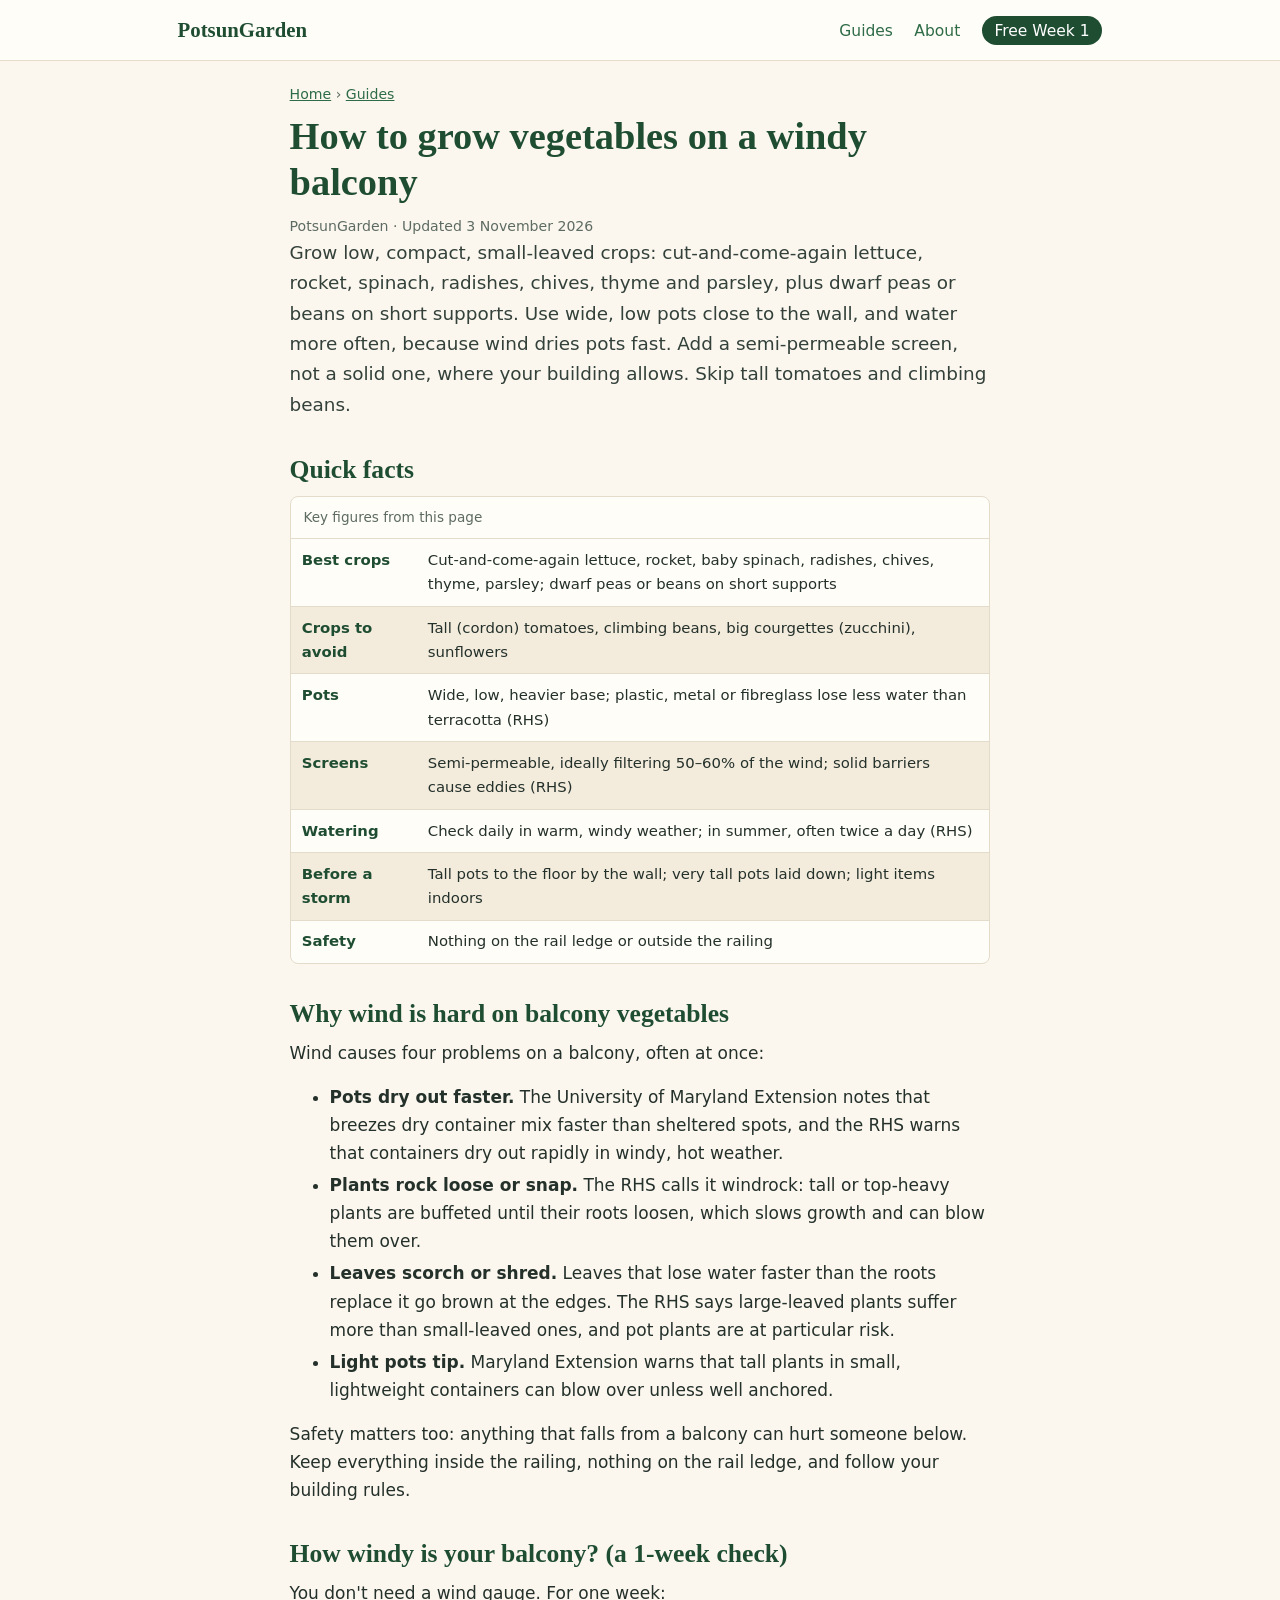
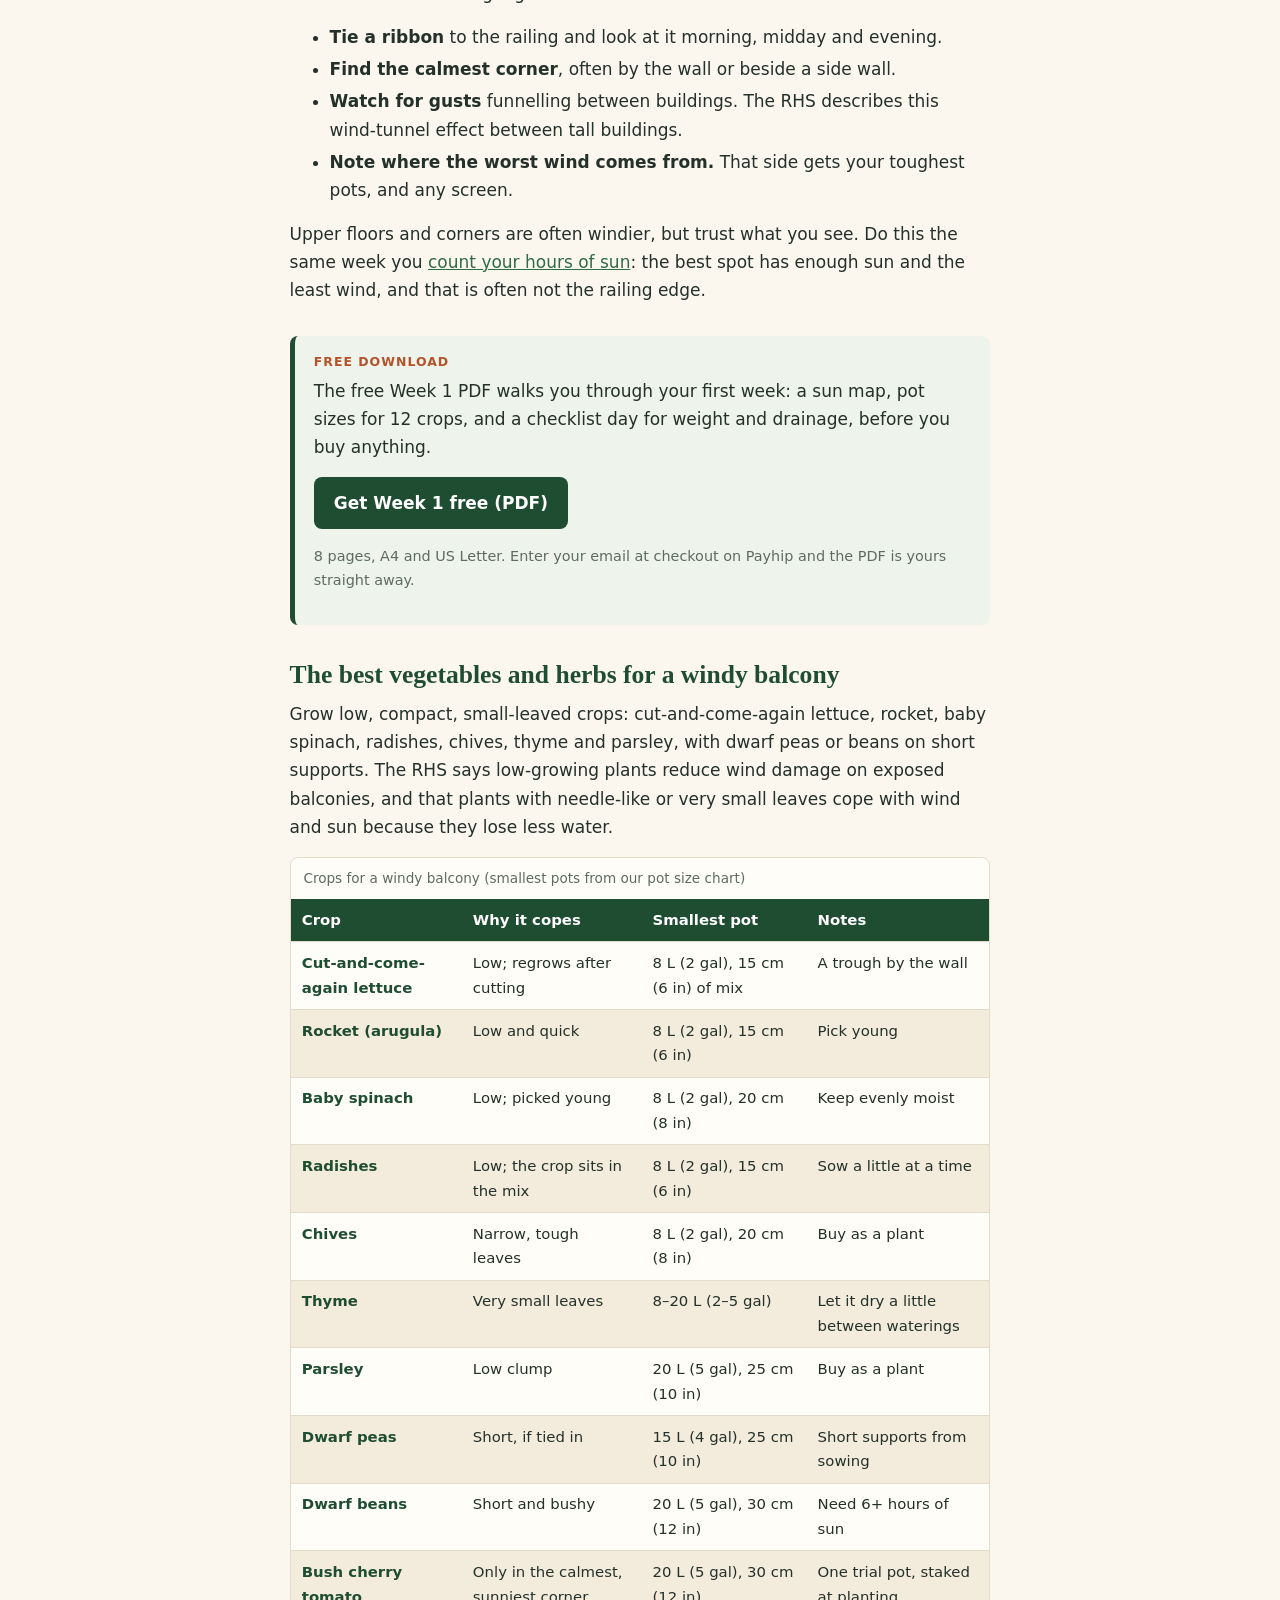
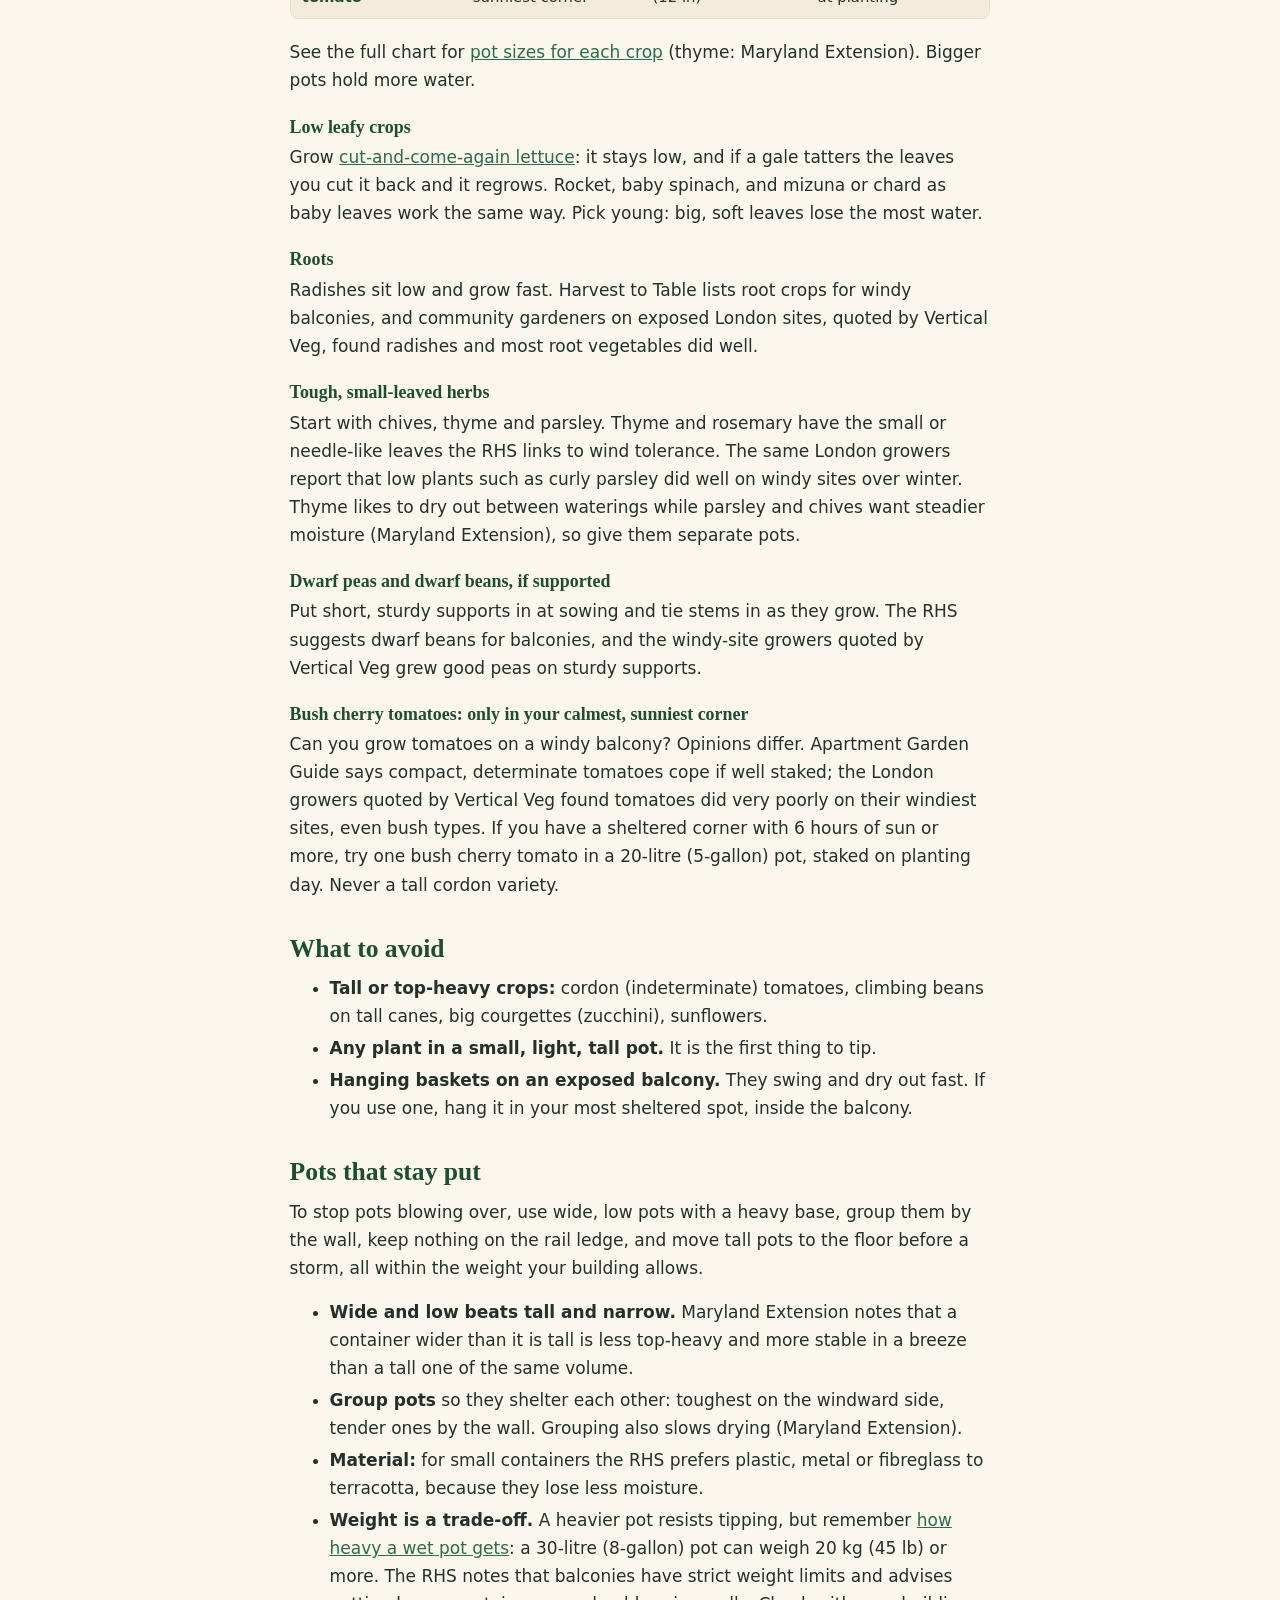
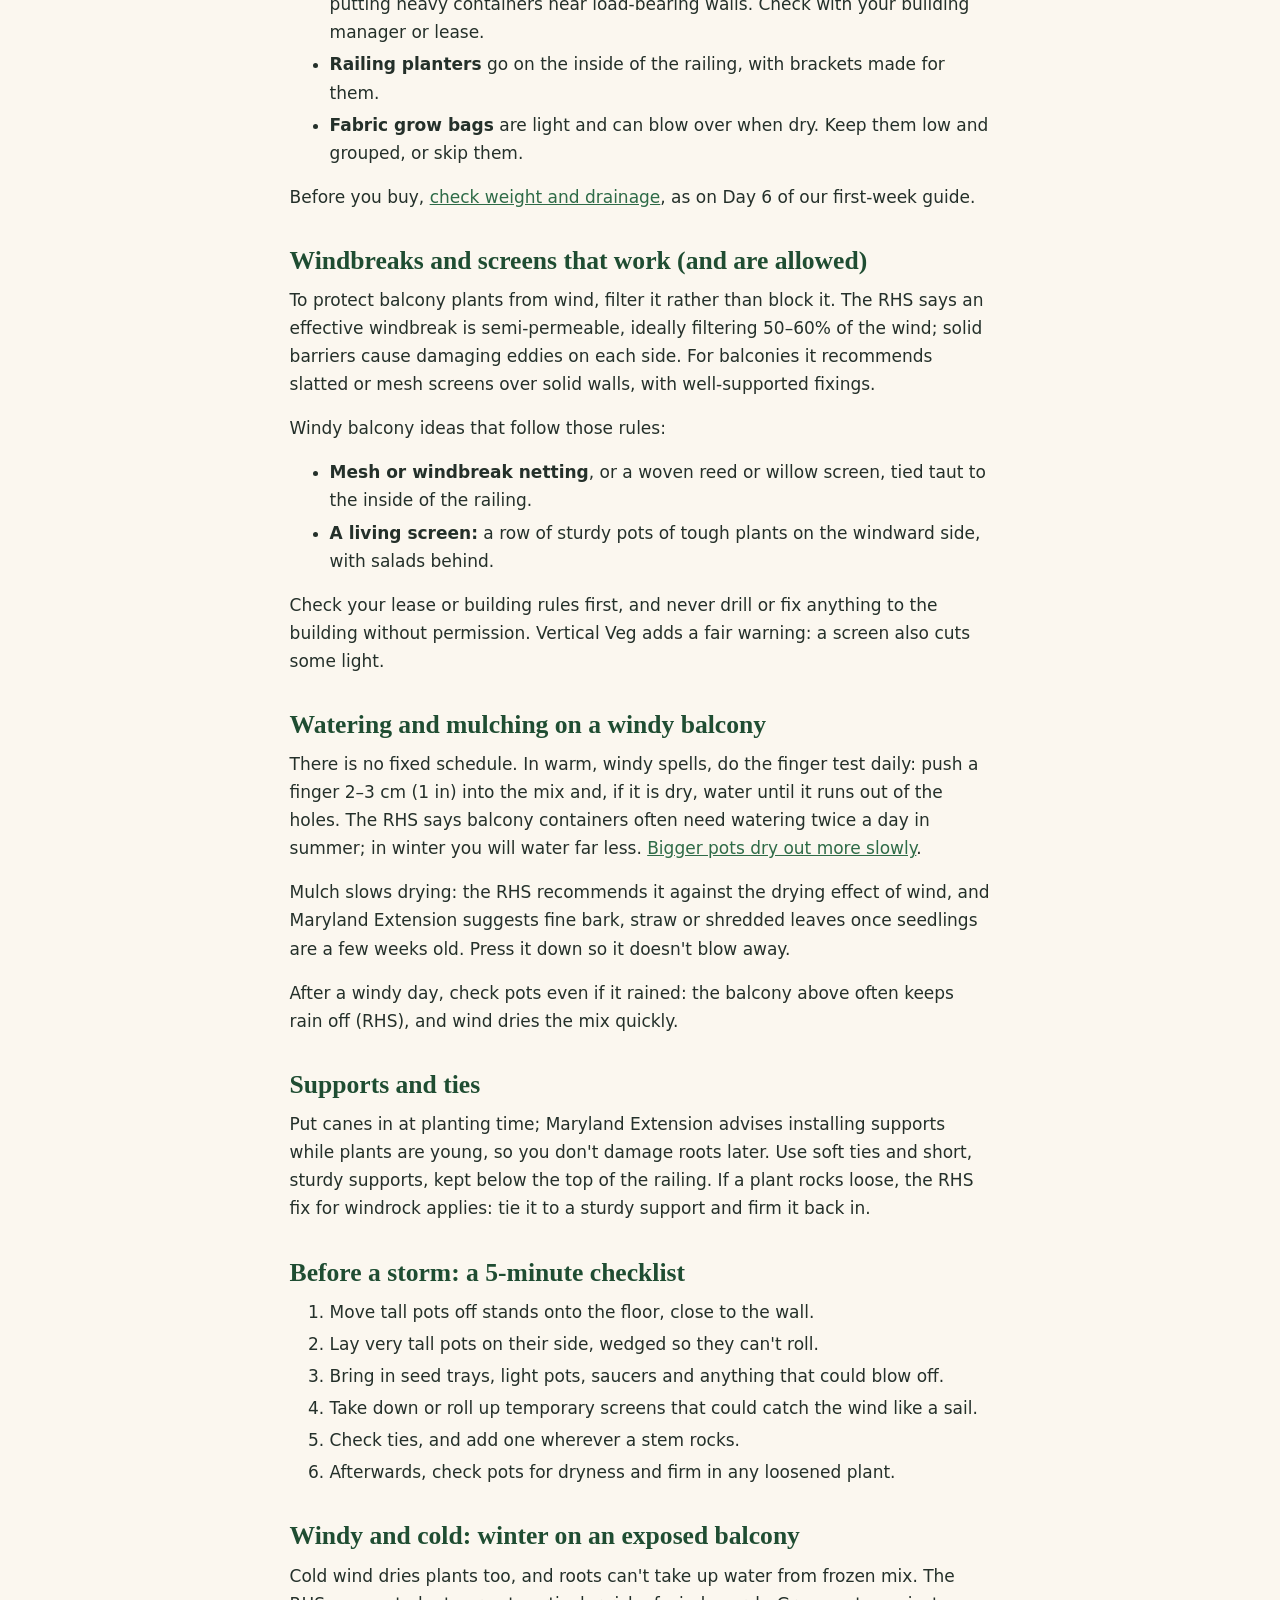
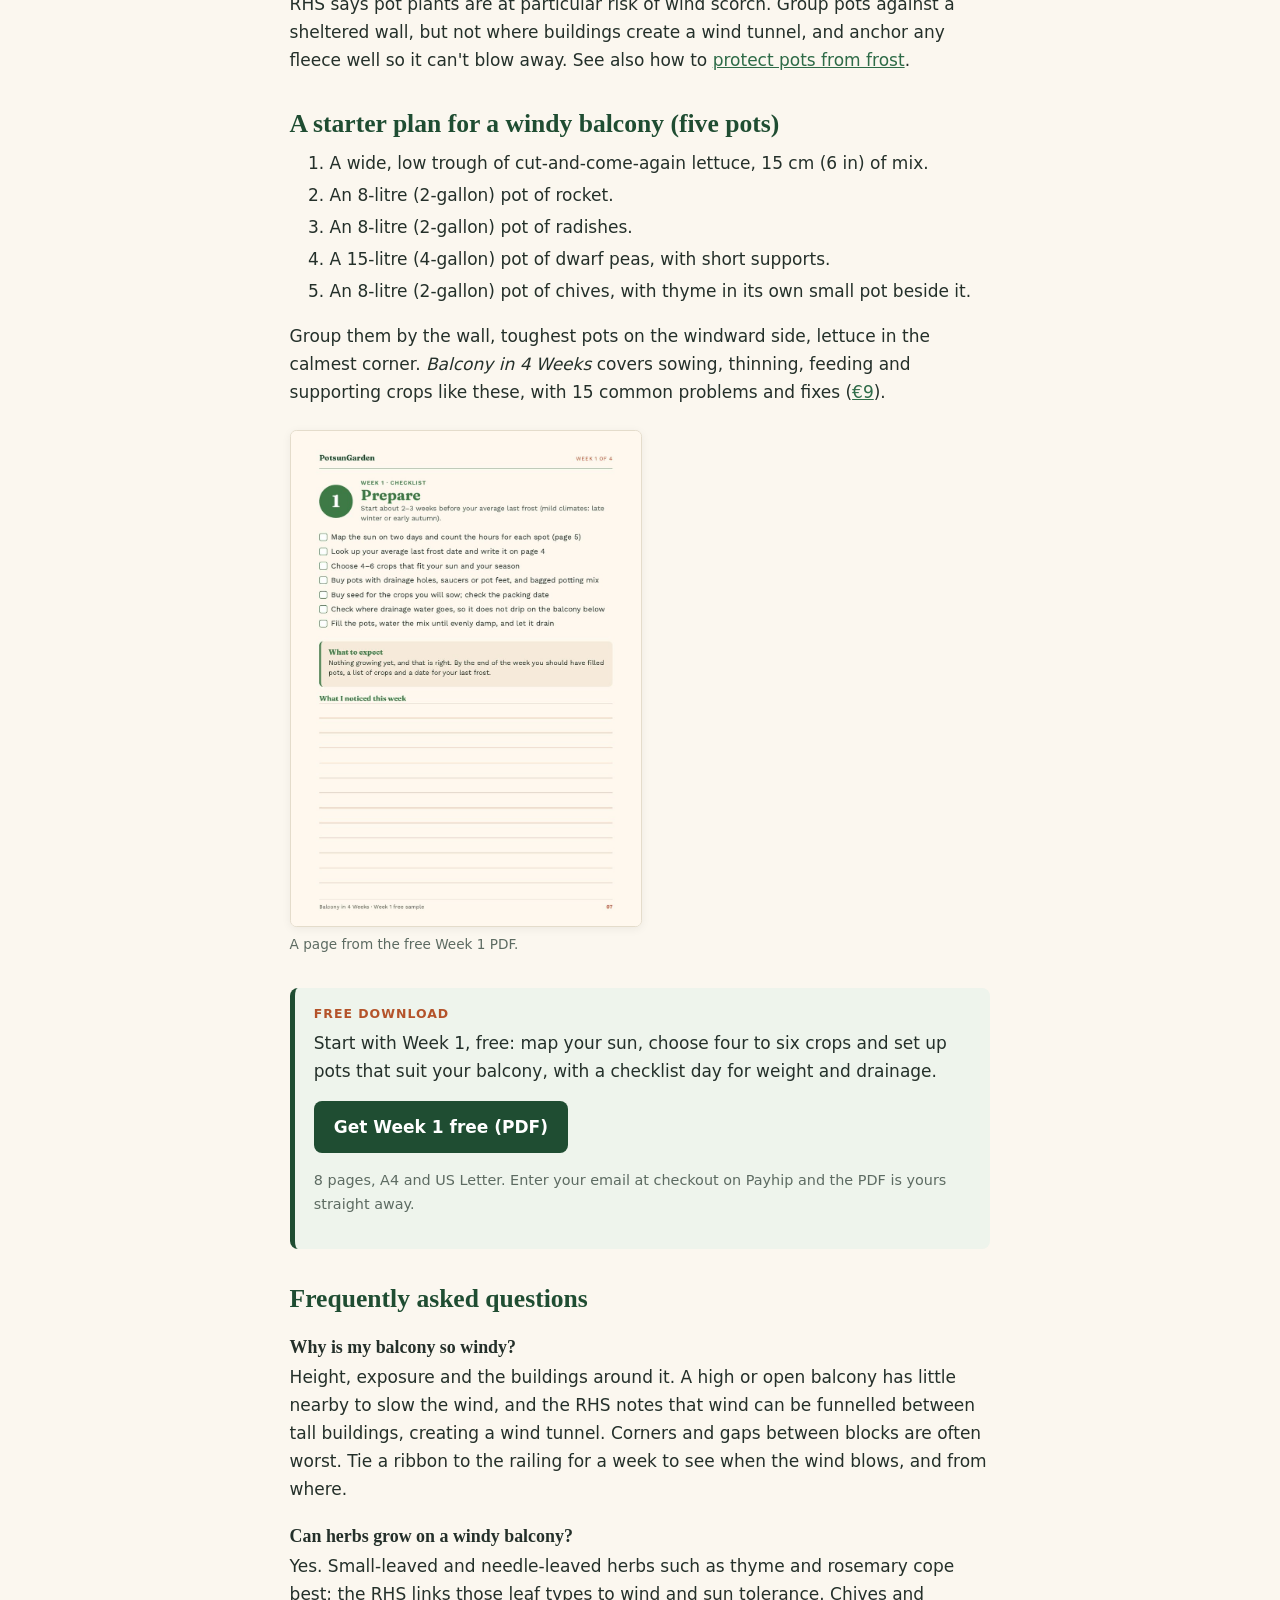
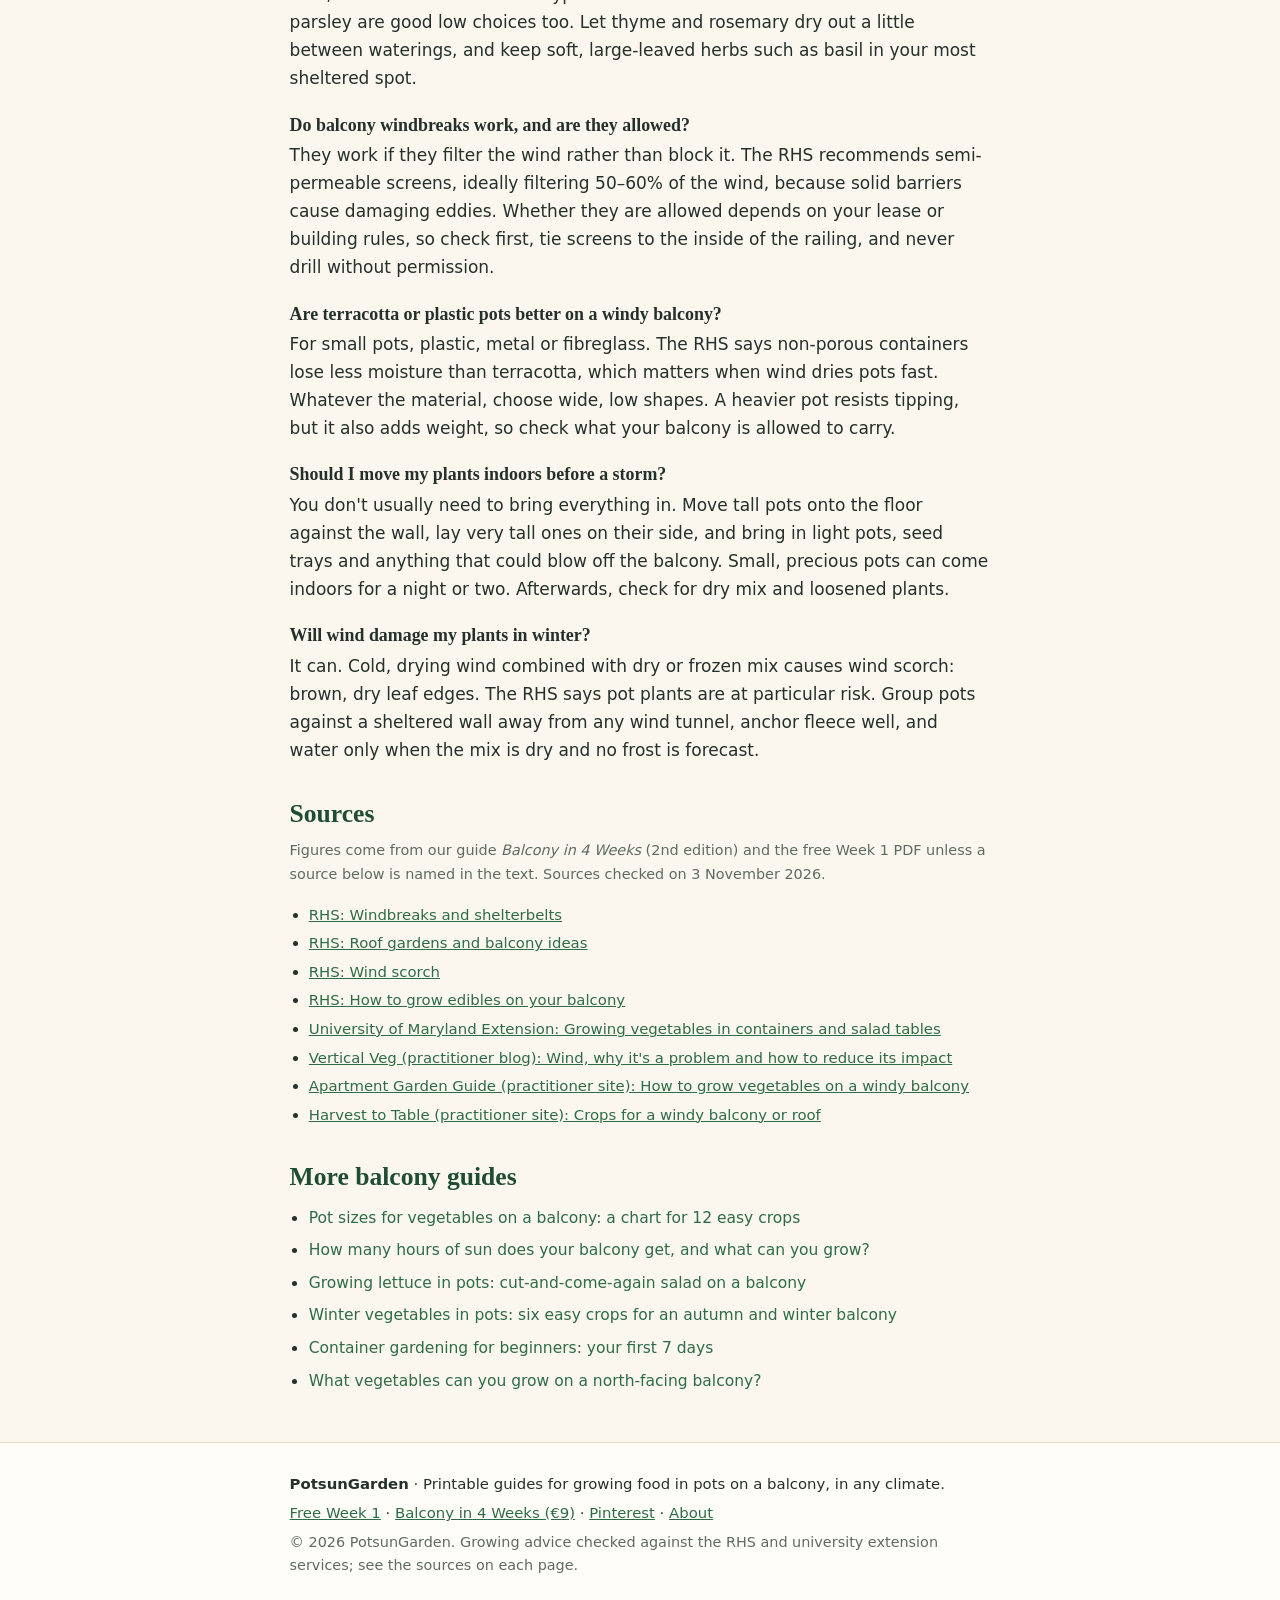
<file: vegetables-windy-balcony.html>
<!doctype html>
<html lang="en">
<head>
<meta charset="utf-8">
<meta name="viewport" content="width=device-width, initial-scale=1">
<meta name="p:domain_verify" content="c9f7734df45bd1a1e3e22cd09c8d9e38"/>
<title>Vegetables on a Windy Balcony: What Grows, What Works</title>
<meta name="description" content="Wind dries pots, snaps stems and tips planters. The low, tough crops for a windy balcony, the pots and screens that help, and what to do before a storm.">
<link rel="canonical" href="https://potsungarden.github.io/vegetables-windy-balcony.html">
<meta property="og:type" content="article">
<meta property="og:site_name" content="PotsunGarden">
<meta property="og:title" content="Vegetables on a Windy Balcony: What Grows, What Works">
<meta property="og:description" content="Wind dries pots, snaps stems and tips planters. The low, tough crops for a windy balcony, the pots and screens that help, and what to do before a storm.">
<meta property="og:url" content="https://potsungarden.github.io/vegetables-windy-balcony.html">
<meta property="og:image" content="https://potsungarden.github.io/img/week1-p07.jpg">
<meta name="twitter:card" content="summary_large_image">
<link rel="stylesheet" href="style.css">
<script type="application/ld+json">
{
 "@context": "https://schema.org",
 "@graph": [
  {
   "@type": "Article",
   "@id": "https://potsungarden.github.io/vegetables-windy-balcony.html#article",
   "headline": "How to grow vegetables on a windy balcony",
   "description": "Wind dries pots, snaps stems and tips planters. The low, tough crops for a windy balcony, the pots and screens that help, and what to do before a storm.",
   "inLanguage": "en",
   "datePublished": "2026-11-03",
   "dateModified": "2026-11-03",
   "author": {
    "@id": "https://potsungarden.github.io/#org"
   },
   "publisher": {
    "@id": "https://potsungarden.github.io/#org"
   },
   "mainEntityOfPage": "https://potsungarden.github.io/vegetables-windy-balcony.html",
   "url": "https://potsungarden.github.io/vegetables-windy-balcony.html",
   "image": "https://potsungarden.github.io/img/week1-p07.jpg",
   "citation": [
    "https://www.rhs.org.uk/plants/types/hedges/windbreaks-shelterbelts",
    "https://www.rhs.org.uk/garden-design/roof-gardens-balconies",
    "https://www.rhs.org.uk/prevention-protection/wind-scorch",
    "https://www.rhs.org.uk/advice/grow-your-own/features/how-to-grow-edibles-on-your-balcony",
    "https://extension.umd.edu/resource/growing-vegetables-containers-and-salad-tables",
    "https://verticalveg.com/blog/91254-growing-in-the-wind",
    "https://apartmentgardenguide.com/grow-vegetables-on-a-windy-balcony/",
    "https://harvesttotable.com/crops-windy-balcony-roof/"
   ]
  },
  {
   "@type": "FAQPage",
   "@id": "https://potsungarden.github.io/vegetables-windy-balcony.html#faq",
   "mainEntity": [
    {
     "@type": "Question",
     "name": "Why is my balcony so windy?",
     "acceptedAnswer": {
      "@type": "Answer",
      "text": "Height, exposure and the buildings around it. A high or open balcony has little nearby to slow the wind, and the RHS notes that wind can be funnelled between tall buildings, creating a wind tunnel. Corners and gaps between blocks are often worst. Tie a ribbon to the railing for a week to see when the wind blows, and from where."
     }
    },
    {
     "@type": "Question",
     "name": "Can herbs grow on a windy balcony?",
     "acceptedAnswer": {
      "@type": "Answer",
      "text": "Yes. Small-leaved and needle-leaved herbs such as thyme and rosemary cope best; the RHS links those leaf types to wind and sun tolerance. Chives and parsley are good low choices too. Let thyme and rosemary dry out a little between waterings, and keep soft, large-leaved herbs such as basil in your most sheltered spot."
     }
    },
    {
     "@type": "Question",
     "name": "Do balcony windbreaks work, and are they allowed?",
     "acceptedAnswer": {
      "@type": "Answer",
      "text": "They work if they filter the wind rather than block it. The RHS recommends semi-permeable screens, ideally filtering 50–60% of the wind, because solid barriers cause damaging eddies. Whether they are allowed depends on your lease or building rules, so check first, tie screens to the inside of the railing, and never drill without permission."
     }
    },
    {
     "@type": "Question",
     "name": "Are terracotta or plastic pots better on a windy balcony?",
     "acceptedAnswer": {
      "@type": "Answer",
      "text": "For small pots, plastic, metal or fibreglass. The RHS says non-porous containers lose less moisture than terracotta, which matters when wind dries pots fast. Whatever the material, choose wide, low shapes. A heavier pot resists tipping, but it also adds weight, so check what your balcony is allowed to carry."
     }
    },
    {
     "@type": "Question",
     "name": "Should I move my plants indoors before a storm?",
     "acceptedAnswer": {
      "@type": "Answer",
      "text": "You don't usually need to bring everything in. Move tall pots onto the floor against the wall, lay very tall ones on their side, and bring in light pots, seed trays and anything that could blow off the balcony. Small, precious pots can come indoors for a night or two. Afterwards, check for dry mix and loosened plants."
     }
    },
    {
     "@type": "Question",
     "name": "Will wind damage my plants in winter?",
     "acceptedAnswer": {
      "@type": "Answer",
      "text": "It can. Cold, drying wind combined with dry or frozen mix causes wind scorch: brown, dry leaf edges. The RHS says pot plants are at particular risk. Group pots against a sheltered wall away from any wind tunnel, anchor fleece well, and water only when the mix is dry and no frost is forecast."
     }
    }
   ]
  },
  {
   "@type": "BreadcrumbList",
   "itemListElement": [
    {
     "@type": "ListItem",
     "position": 1,
     "name": "Home",
     "item": "https://potsungarden.github.io/"
    },
    {
     "@type": "ListItem",
     "position": 2,
     "name": "Windy balcony",
     "item": "https://potsungarden.github.io/vegetables-windy-balcony.html"
    }
   ]
  },
  {
   "@type": "Organization",
   "@id": "https://potsungarden.github.io/#org",
   "name": "PotsunGarden",
   "url": "https://potsungarden.github.io/",
   "sameAs": [
    "https://www.pinterest.com/potsungarden/",
    "https://www.facebook.com/profile.php?id=61595227014449",
    "https://www.tiktok.com/@potsungarden",
    "https://www.reddit.com/user/PotsunGarden"
   ]
  }
 ]
}
</script>
<script data-goatcounter="https://potsungarden.goatcounter.com/count" async src="//gc.zgo.at/count.js"></script>
</head>
<body>
<a class="skip" href="#main">Skip to content</a>
<header class="site-header">
<div class="wrap header-inner">
<a class="logo" href="index.html">PotsunGarden</a>
<nav aria-label="Main">
<a href="index.html#guides">Guides</a>
<a href="about.html">About</a>
<a class="nav-cta" href="https://payhip.com/b/mtjgL?utm_source=site&amp;utm_medium=referral&amp;utm_campaign=vegetables-windy-balcony">Free Week 1</a>
</nav>
</div>
</header>
<main id="main" class="wrap">
<article>
<p class="crumbs"><a href="index.html">Home</a> › <a href="index.html#guides">Guides</a></p>
<h1>How to grow vegetables on a windy balcony</h1>
<p class="meta">PotsunGarden · Updated 3 November 2026</p>
<p class="lead">Grow low, compact, small-leaved crops: cut-and-come-again lettuce, rocket, spinach, radishes, chives, thyme and parsley, plus dwarf peas or beans on short supports. Use wide, low pots close to the wall, and water more often, because wind dries pots fast. Add a semi-permeable screen, not a solid one, where your building allows. Skip tall tomatoes and climbing beans.</p>
<section class="quick-facts" aria-labelledby="qf-h">
<h2 id="qf-h">Quick facts</h2>
<div class="table-wrap"><table>
<caption>Key figures from this page</caption>
<tbody>
<tr><th scope="row">Best crops</th><td>Cut-and-come-again lettuce, rocket, baby spinach, radishes, chives, thyme, parsley; dwarf peas or beans on short supports</td></tr>
<tr><th scope="row">Crops to avoid</th><td>Tall (cordon) tomatoes, climbing beans, big courgettes (zucchini), sunflowers</td></tr>
<tr><th scope="row">Pots</th><td>Wide, low, heavier base; plastic, metal or fibreglass lose less water than terracotta (RHS)</td></tr>
<tr><th scope="row">Screens</th><td>Semi-permeable, ideally filtering 50–60% of the wind; solid barriers cause eddies (RHS)</td></tr>
<tr><th scope="row">Watering</th><td>Check daily in warm, windy weather; in summer, often twice a day (RHS)</td></tr>
<tr><th scope="row">Before a storm</th><td>Tall pots to the floor by the wall; very tall pots laid down; light items indoors</td></tr>
<tr><th scope="row">Safety</th><td>Nothing on the rail ledge or outside the railing</td></tr>
</tbody></table></div>
</section>

<h2>Why wind is hard on balcony vegetables</h2>
<p>Wind causes four problems on a balcony, often at once:</p>
<ul>
<li><strong>Pots dry out faster.</strong> The University of Maryland Extension notes that breezes dry container mix faster than sheltered spots, and the RHS warns that containers dry out rapidly in windy, hot weather.</li>
<li><strong>Plants rock loose or snap.</strong> The RHS calls it windrock: tall or top-heavy plants are buffeted until their roots loosen, which slows growth and can blow them over.</li>
<li><strong>Leaves scorch or shred.</strong> Leaves that lose water faster than the roots replace it go brown at the edges. The RHS says large-leaved plants suffer more than small-leaved ones, and pot plants are at particular risk.</li>
<li><strong>Light pots tip.</strong> Maryland Extension warns that tall plants in small, lightweight containers can blow over unless well anchored.</li>
</ul>
<p>Safety matters too: anything that falls from a balcony can hurt someone below. Keep everything inside the railing, nothing on the rail ledge, and follow your building rules.</p>

<h2>How windy is your balcony? (a 1-week check)</h2>
<p>You don't need a wind gauge. For one week:</p>
<ul>
<li><strong>Tie a ribbon</strong> to the railing and look at it morning, midday and evening.</li>
<li><strong>Find the calmest corner</strong>, often by the wall or beside a side wall.</li>
<li><strong>Watch for gusts</strong> funnelling between buildings. The RHS describes this wind-tunnel effect between tall buildings.</li>
<li><strong>Note where the worst wind comes from.</strong> That side gets your toughest pots, and any screen.</li>
</ul>
<p>Upper floors and corners are often windier, but trust what you see. Do this the same week you <a href="balcony-sun-hours-what-to-grow.html">count your hours of sun</a>: the best spot has enough sun and the least wind, and that is often not the railing edge.</p>
<aside class="cta">
<p class="cta-kicker">Free download</p>
<p>The free Week 1 PDF walks you through your first week: a sun map, pot sizes for 12 crops, and a checklist day for weight and drainage, before you buy anything.</p>
<p><a class="btn" href="https://payhip.com/b/mtjgL?utm_source=site&amp;utm_medium=referral&amp;utm_campaign=vegetables-windy-balcony">Get Week 1 free (PDF)</a></p>
<p class="small">8 pages, A4 and US Letter. Enter your email at checkout on Payhip and the PDF is yours straight away.</p>
</aside>

<h2>The best vegetables and herbs for a windy balcony</h2>
<p>Grow low, compact, small-leaved crops: cut-and-come-again lettuce, rocket, baby spinach, radishes, chives, thyme and parsley, with dwarf peas or beans on short supports. The RHS says low-growing plants reduce wind damage on exposed balconies, and that plants with needle-like or very small leaves cope with wind and sun because they lose less water.</p>
<div class="table-wrap"><table>
<caption>Crops for a windy balcony (smallest pots from our pot size chart)</caption>
<thead><tr><th scope="col">Crop</th><th scope="col">Why it copes</th><th scope="col">Smallest pot</th><th scope="col">Notes</th></tr></thead>
<tbody>
<tr><th scope="row">Cut-and-come-again lettuce</th><td>Low; regrows after cutting</td><td>8 L (2 gal), 15 cm (6 in) of mix</td><td>A trough by the wall</td></tr>
<tr><th scope="row">Rocket (arugula)</th><td>Low and quick</td><td>8 L (2 gal), 15 cm (6 in)</td><td>Pick young</td></tr>
<tr><th scope="row">Baby spinach</th><td>Low; picked young</td><td>8 L (2 gal), 20 cm (8 in)</td><td>Keep evenly moist</td></tr>
<tr><th scope="row">Radishes</th><td>Low; the crop sits in the mix</td><td>8 L (2 gal), 15 cm (6 in)</td><td>Sow a little at a time</td></tr>
<tr><th scope="row">Chives</th><td>Narrow, tough leaves</td><td>8 L (2 gal), 20 cm (8 in)</td><td>Buy as a plant</td></tr>
<tr><th scope="row">Thyme</th><td>Very small leaves</td><td>8–20 L (2–5 gal)</td><td>Let it dry a little between waterings</td></tr>
<tr><th scope="row">Parsley</th><td>Low clump</td><td>20 L (5 gal), 25 cm (10 in)</td><td>Buy as a plant</td></tr>
<tr><th scope="row">Dwarf peas</th><td>Short, if tied in</td><td>15 L (4 gal), 25 cm (10 in)</td><td>Short supports from sowing</td></tr>
<tr><th scope="row">Dwarf beans</th><td>Short and bushy</td><td>20 L (5 gal), 30 cm (12 in)</td><td>Need 6+ hours of sun</td></tr>
<tr><th scope="row">Bush cherry tomato</th><td>Only in the calmest, sunniest corner</td><td>20 L (5 gal), 30 cm (12 in)</td><td>One trial pot, staked at planting</td></tr>
</tbody></table></div>
<p>See the full chart for <a href="pot-sizes-for-balcony-vegetables.html">pot sizes for each crop</a> (thyme: Maryland Extension). Bigger pots hold more water.</p>
<h3>Low leafy crops</h3>
<p>Grow <a href="growing-lettuce-in-pots.html">cut-and-come-again lettuce</a>: it stays low, and if a gale tatters the leaves you cut it back and it regrows. Rocket, baby spinach, and mizuna or chard as baby leaves work the same way. Pick young: big, soft leaves lose the most water.</p>
<h3>Roots</h3>
<p>Radishes sit low and grow fast. Harvest to Table lists root crops for windy balconies, and community gardeners on exposed London sites, quoted by Vertical Veg, found radishes and most root vegetables did well.</p>
<h3>Tough, small-leaved herbs</h3>
<p>Start with chives, thyme and parsley. Thyme and rosemary have the small or needle-like leaves the RHS links to wind tolerance. The same London growers report that low plants such as curly parsley did well on windy sites over winter. Thyme likes to dry out between waterings while parsley and chives want steadier moisture (Maryland Extension), so give them separate pots.</p>
<h3>Dwarf peas and dwarf beans, if supported</h3>
<p>Put short, sturdy supports in at sowing and tie stems in as they grow. The RHS suggests dwarf beans for balconies, and the windy-site growers quoted by Vertical Veg grew good peas on sturdy supports.</p>
<h3>Bush cherry tomatoes: only in your calmest, sunniest corner</h3>
<p>Can you grow tomatoes on a windy balcony? Opinions differ. Apartment Garden Guide says compact, determinate tomatoes cope if well staked; the London growers quoted by Vertical Veg found tomatoes did very poorly on their windiest sites, even bush types. If you have a sheltered corner with 6 hours of sun or more, try one bush cherry tomato in a 20-litre (5-gallon) pot, staked on planting day. Never a tall cordon variety.</p>

<h2>What to avoid</h2>
<ul>
<li><strong>Tall or top-heavy crops:</strong> cordon (indeterminate) tomatoes, climbing beans on tall canes, big courgettes (zucchini), sunflowers.</li>
<li><strong>Any plant in a small, light, tall pot.</strong> It is the first thing to tip.</li>
<li><strong>Hanging baskets on an exposed balcony.</strong> They swing and dry out fast. If you use one, hang it in your most sheltered spot, inside the balcony.</li>
</ul>

<h2>Pots that stay put</h2>
<p>To stop pots blowing over, use wide, low pots with a heavy base, group them by the wall, keep nothing on the rail ledge, and move tall pots to the floor before a storm, all within the weight your building allows.</p>
<ul>
<li><strong>Wide and low beats tall and narrow.</strong> Maryland Extension notes that a container wider than it is tall is less top-heavy and more stable in a breeze than a tall one of the same volume.</li>
<li><strong>Group pots</strong> so they shelter each other: toughest on the windward side, tender ones by the wall. Grouping also slows drying (Maryland Extension).</li>
<li><strong>Material:</strong> for small containers the RHS prefers plastic, metal or fibreglass to terracotta, because they lose less moisture.</li>
<li><strong>Weight is a trade-off.</strong> A heavier pot resists tipping, but remember <a href="pot-sizes-for-balcony-vegetables.html#weight">how heavy a wet pot gets</a>: a 30-litre (8-gallon) pot can weigh 20 kg (45 lb) or more. The RHS notes that balconies have strict weight limits and advises putting heavy containers near load-bearing walls. Check with your building manager or lease.</li>
<li><strong>Railing planters</strong> go on the inside of the railing, with brackets made for them.</li>
<li><strong>Fabric grow bags</strong> are light and can blow over when dry. Keep them low and grouped, or skip them.</li>
</ul>
<p>Before you buy, <a href="container-gardening-for-beginners-first-7-days.html#day-6">check weight and drainage</a>, as on Day 6 of our first-week guide.</p>

<h2>Windbreaks and screens that work (and are allowed)</h2>
<p>To protect balcony plants from wind, filter it rather than block it. The RHS says an effective windbreak is semi-permeable, ideally filtering 50–60% of the wind; solid barriers cause damaging eddies on each side. For balconies it recommends slatted or mesh screens over solid walls, with well-supported fixings.</p>
<p>Windy balcony ideas that follow those rules:</p>
<ul>
<li><strong>Mesh or windbreak netting</strong>, or a woven reed or willow screen, tied taut to the inside of the railing.</li>
<li><strong>A living screen:</strong> a row of sturdy pots of tough plants on the windward side, with salads behind.</li>
</ul>
<p>Check your lease or building rules first, and never drill or fix anything to the building without permission. Vertical Veg adds a fair warning: a screen also cuts some light.</p>

<h2>Watering and mulching on a windy balcony</h2>
<p>There is no fixed schedule. In warm, windy spells, do the finger test daily: push a finger 2–3 cm (1 in) into the mix and, if it is dry, water until it runs out of the holes. The RHS says balcony containers often need watering twice a day in summer; in winter you will water far less. <a href="pot-sizes-for-balcony-vegetables.html#bigger-pots">Bigger pots dry out more slowly</a>.</p>
<p>Mulch slows drying: the RHS recommends it against the drying effect of wind, and Maryland Extension suggests fine bark, straw or shredded leaves once seedlings are a few weeks old. Press it down so it doesn't blow away.</p>
<p>After a windy day, check pots even if it rained: the balcony above often keeps rain off (RHS), and wind dries the mix quickly.</p>

<h2>Supports and ties</h2>
<p>Put canes in at planting time; Maryland Extension advises installing supports while plants are young, so you don't damage roots later. Use soft ties and short, sturdy supports, kept below the top of the railing. If a plant rocks loose, the RHS fix for windrock applies: tie it to a sturdy support and firm it back in.</p>

<h2>Before a storm: a 5-minute checklist</h2>
<ol>
<li>Move tall pots off stands onto the floor, close to the wall.</li>
<li>Lay very tall pots on their side, wedged so they can't roll.</li>
<li>Bring in seed trays, light pots, saucers and anything that could blow off.</li>
<li>Take down or roll up temporary screens that could catch the wind like a sail.</li>
<li>Check ties, and add one wherever a stem rocks.</li>
<li>Afterwards, check pots for dryness and firm in any loosened plant.</li>
</ol>

<h2>Windy and cold: winter on an exposed balcony</h2>
<p>Cold wind dries plants too, and roots can't take up water from frozen mix. The RHS says pot plants are at particular risk of wind scorch. Group pots against a sheltered wall, but not where buildings create a wind tunnel, and anchor any fleece well so it can't blow away. See also how to <a href="winter-vegetables-in-pots.html#frost">protect pots from frost</a>.</p>

<h2>A starter plan for a windy balcony (five pots)</h2>
<ol>
<li>A wide, low trough of cut-and-come-again lettuce, 15 cm (6 in) of mix.</li>
<li>An 8-litre (2-gallon) pot of rocket.</li>
<li>An 8-litre (2-gallon) pot of radishes.</li>
<li>A 15-litre (4-gallon) pot of dwarf peas, with short supports.</li>
<li>An 8-litre (2-gallon) pot of chives, with thyme in its own small pot beside it.</li>
</ol>
<p>Group them by the wall, toughest pots on the windward side, lettuce in the calmest corner. <em>Balcony in 4 Weeks</em> covers sowing, thinning, feeding and supporting crops like these, with 15 common problems and fixes (<a href="https://payhip.com/b/ZfLyM?utm_source=site&amp;utm_medium=referral&amp;utm_campaign=vegetables-windy-balcony">€9</a>).</p>

<figure class="preview">
<img src="img/week1-p07.jpg" alt="The Week 1 checklist page from the free PDF: seven tasks to prepare a balcony before sowing, including a day to check weight and drainage" width="900" height="1273" loading="lazy">
<figcaption>A page from the free Week 1 PDF.</figcaption>
</figure>
<aside class="cta">
<p class="cta-kicker">Free download</p>
<p>Start with Week 1, free: map your sun, choose four to six crops and set up pots that suit your balcony, with a checklist day for weight and drainage.</p>
<p><a class="btn" href="https://payhip.com/b/mtjgL?utm_source=site&amp;utm_medium=referral&amp;utm_campaign=vegetables-windy-balcony">Get Week 1 free (PDF)</a></p>
<p class="small">8 pages, A4 and US Letter. Enter your email at checkout on Payhip and the PDF is yours straight away.</p>
</aside>
<section class="faq" aria-labelledby="faq-h">
<h2 id="faq-h">Frequently asked questions</h2>
<h3>Why is my balcony so windy?</h3>
<p>Height, exposure and the buildings around it. A high or open balcony has little nearby to slow the wind, and the RHS notes that wind can be funnelled between tall buildings, creating a wind tunnel. Corners and gaps between blocks are often worst. Tie a ribbon to the railing for a week to see when the wind blows, and from where.</p>
<h3>Can herbs grow on a windy balcony?</h3>
<p>Yes. Small-leaved and needle-leaved herbs such as thyme and rosemary cope best; the RHS links those leaf types to wind and sun tolerance. Chives and parsley are good low choices too. Let thyme and rosemary dry out a little between waterings, and keep soft, large-leaved herbs such as basil in your most sheltered spot.</p>
<h3>Do balcony windbreaks work, and are they allowed?</h3>
<p>They work if they filter the wind rather than block it. The RHS recommends semi-permeable screens, ideally filtering 50–60% of the wind, because solid barriers cause damaging eddies. Whether they are allowed depends on your lease or building rules, so check first, tie screens to the inside of the railing, and never drill without permission.</p>
<h3>Are terracotta or plastic pots better on a windy balcony?</h3>
<p>For small pots, plastic, metal or fibreglass. The RHS says non-porous containers lose less moisture than terracotta, which matters when wind dries pots fast. Whatever the material, choose wide, low shapes. A heavier pot resists tipping, but it also adds weight, so check what your balcony is allowed to carry.</p>
<h3>Should I move my plants indoors before a storm?</h3>
<p>You don&#x27;t usually need to bring everything in. Move tall pots onto the floor against the wall, lay very tall ones on their side, and bring in light pots, seed trays and anything that could blow off the balcony. Small, precious pots can come indoors for a night or two. Afterwards, check for dry mix and loosened plants.</p>
<h3>Will wind damage my plants in winter?</h3>
<p>It can. Cold, drying wind combined with dry or frozen mix causes wind scorch: brown, dry leaf edges. The RHS says pot plants are at particular risk. Group pots against a sheltered wall away from any wind tunnel, anchor fleece well, and water only when the mix is dry and no frost is forecast.</p>
</section>
<section class="sources">
<h2>Sources</h2>
<p class="small">Figures come from our guide <em>Balcony in 4 Weeks</em> (2nd edition) and the free Week 1 PDF unless a source below is named in the text. Sources checked on 3 November 2026.</p>
<ul>
<li><a href="https://www.rhs.org.uk/plants/types/hedges/windbreaks-shelterbelts" rel="nofollow noopener">RHS: Windbreaks and shelterbelts</a></li>
<li><a href="https://www.rhs.org.uk/garden-design/roof-gardens-balconies" rel="nofollow noopener">RHS: Roof gardens and balcony ideas</a></li>
<li><a href="https://www.rhs.org.uk/prevention-protection/wind-scorch" rel="nofollow noopener">RHS: Wind scorch</a></li>
<li><a href="https://www.rhs.org.uk/advice/grow-your-own/features/how-to-grow-edibles-on-your-balcony" rel="nofollow noopener">RHS: How to grow edibles on your balcony</a></li>
<li><a href="https://extension.umd.edu/resource/growing-vegetables-containers-and-salad-tables" rel="nofollow noopener">University of Maryland Extension: Growing vegetables in containers and salad tables</a></li>
<li><a href="https://verticalveg.com/blog/91254-growing-in-the-wind" rel="nofollow noopener">Vertical Veg (practitioner blog): Wind, why it&#x27;s a problem and how to reduce its impact</a></li>
<li><a href="https://apartmentgardenguide.com/grow-vegetables-on-a-windy-balcony/" rel="nofollow noopener">Apartment Garden Guide (practitioner site): How to grow vegetables on a windy balcony</a></li>
<li><a href="https://harvesttotable.com/crops-windy-balcony-roof/" rel="nofollow noopener">Harvest to Table (practitioner site): Crops for a windy balcony or roof</a></li>
</ul>
</section>
<nav class="more" aria-label="More guides">
<h2>More balcony guides</h2>
<ul>
<li><a href="pot-sizes-for-balcony-vegetables.html">Pot sizes for vegetables on a balcony: a chart for 12 easy crops</a></li><li><a href="balcony-sun-hours-what-to-grow.html">How many hours of sun does your balcony get, and what can you grow?</a></li><li><a href="growing-lettuce-in-pots.html">Growing lettuce in pots: cut-and-come-again salad on a balcony</a></li><li><a href="winter-vegetables-in-pots.html">Winter vegetables in pots: six easy crops for an autumn and winter balcony</a></li><li><a href="container-gardening-for-beginners-first-7-days.html">Container gardening for beginners: your first 7 days</a></li><li><a href="vegetables-north-facing-balcony.html">What vegetables can you grow on a north-facing balcony?</a></li>
</ul>
</nav>
</article>
</main>
<footer class="site-footer">
<div class="wrap">
<p><strong>PotsunGarden</strong> · Printable guides for growing food in pots on a balcony, in any climate.</p>
<p><a href="https://payhip.com/b/mtjgL?utm_source=site&amp;utm_medium=referral&amp;utm_campaign=vegetables-windy-balcony">Free Week 1</a> · <a href="https://payhip.com/b/ZfLyM?utm_source=site&amp;utm_medium=referral&amp;utm_campaign=vegetables-windy-balcony">Balcony in 4 Weeks (€9)</a> · <a href="https://www.pinterest.com/potsungarden/">Pinterest</a> · <a href="about.html">About</a></p>
<p class="small">© 2026 PotsunGarden. Growing advice checked against the RHS and university extension services; see the sources on each page.</p>
</div>
</footer>
</body>
</html>
</file>
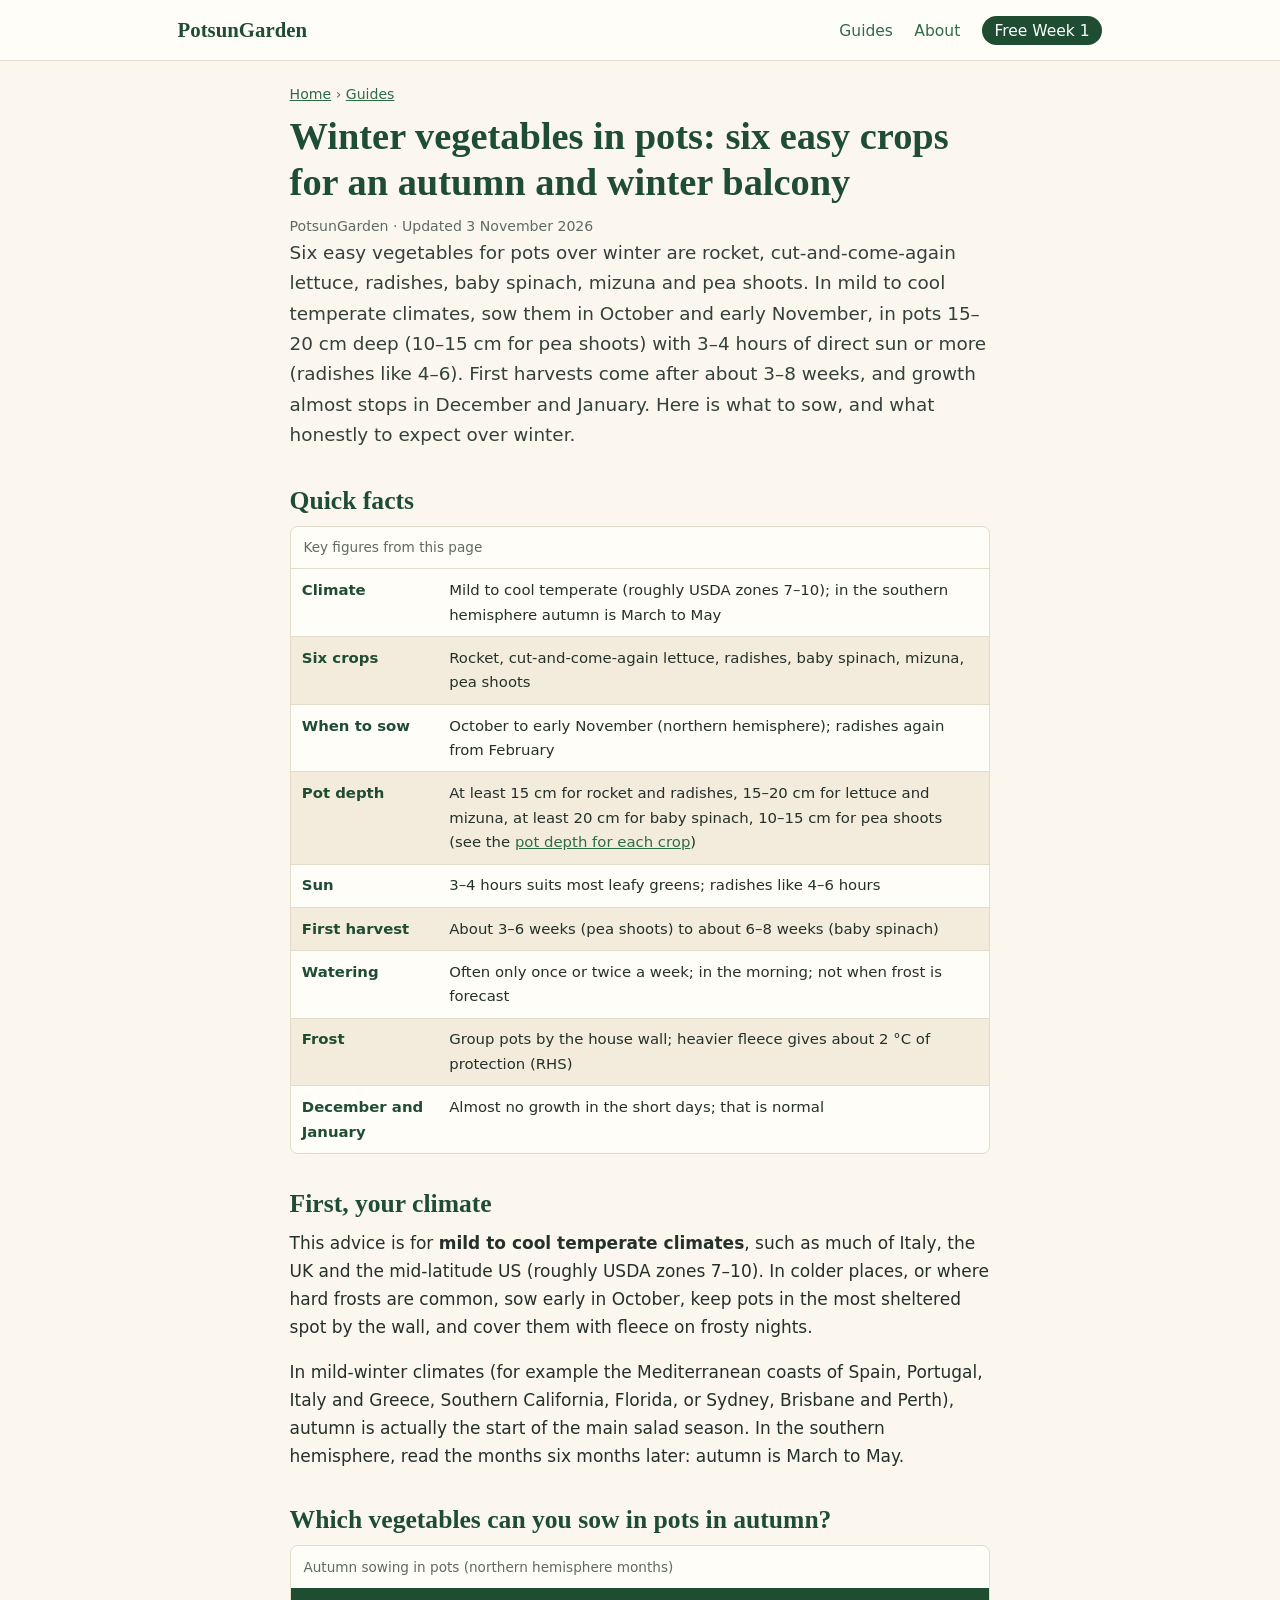
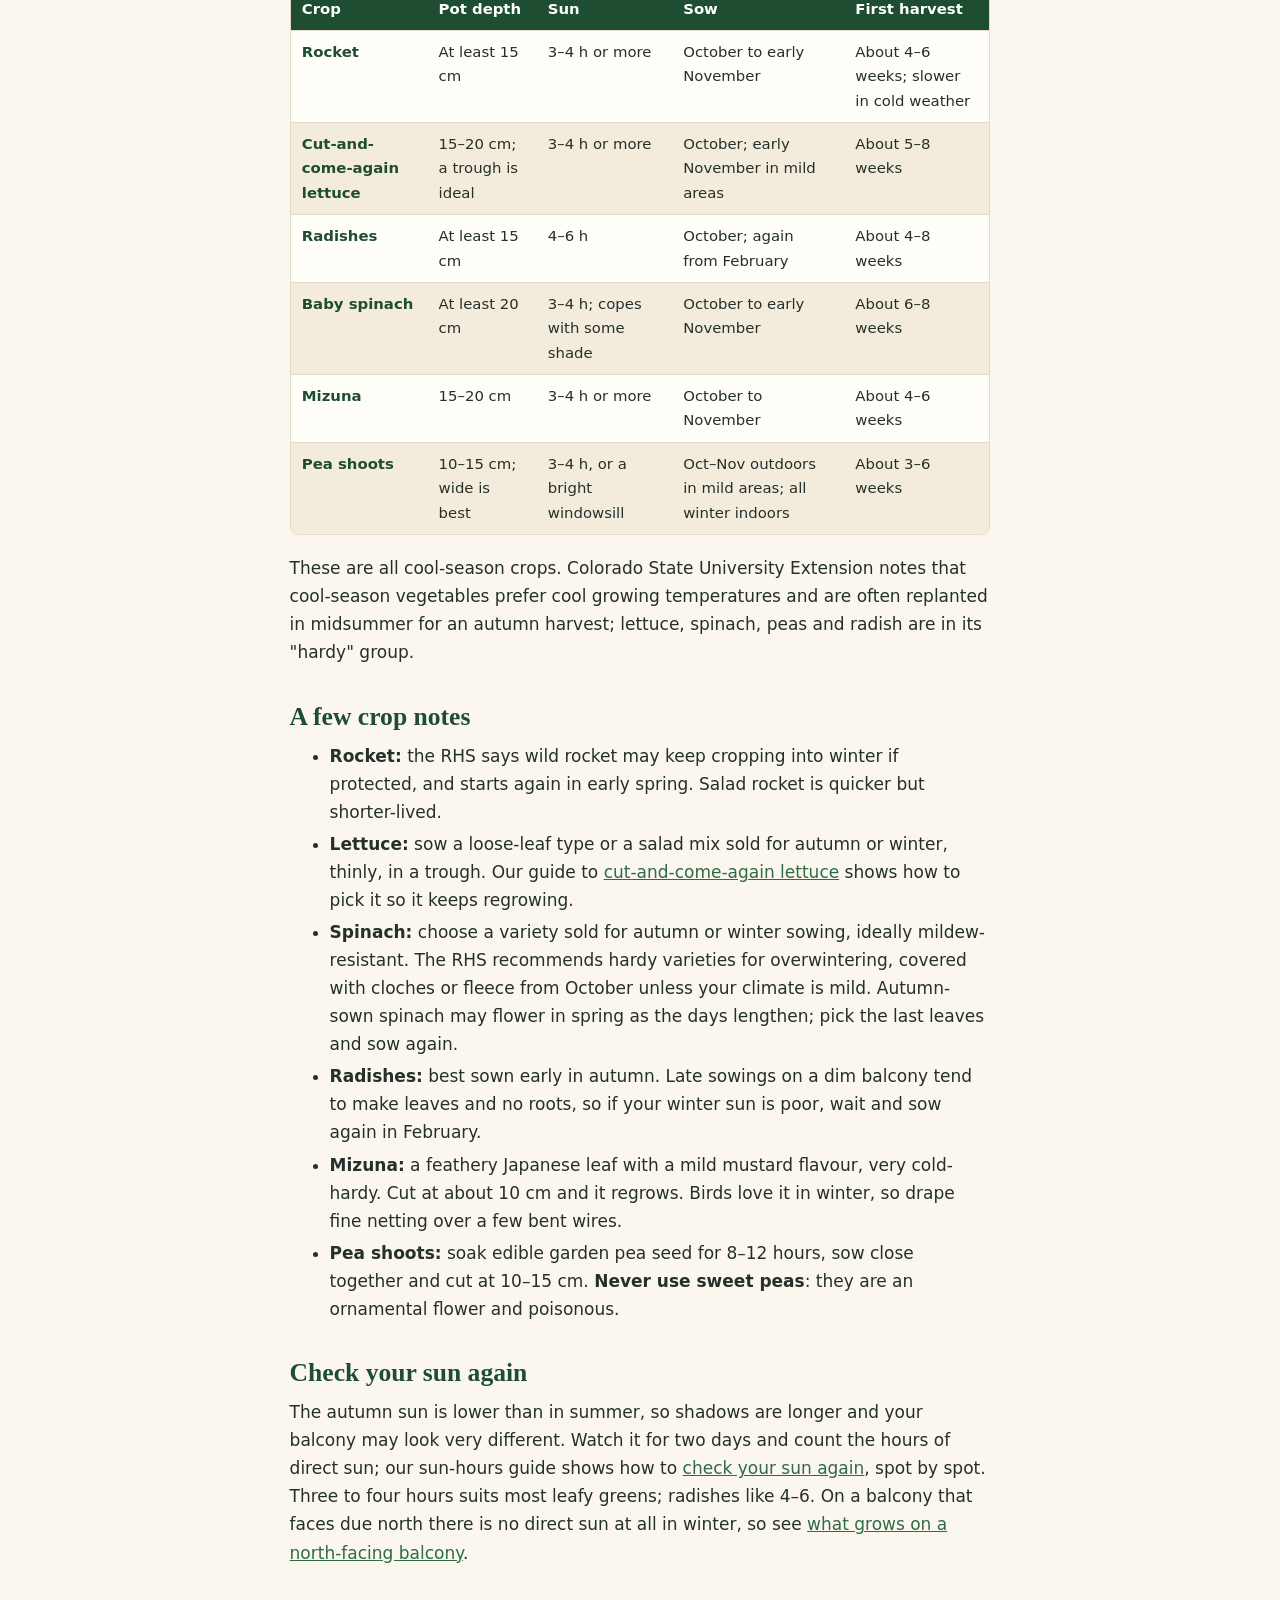
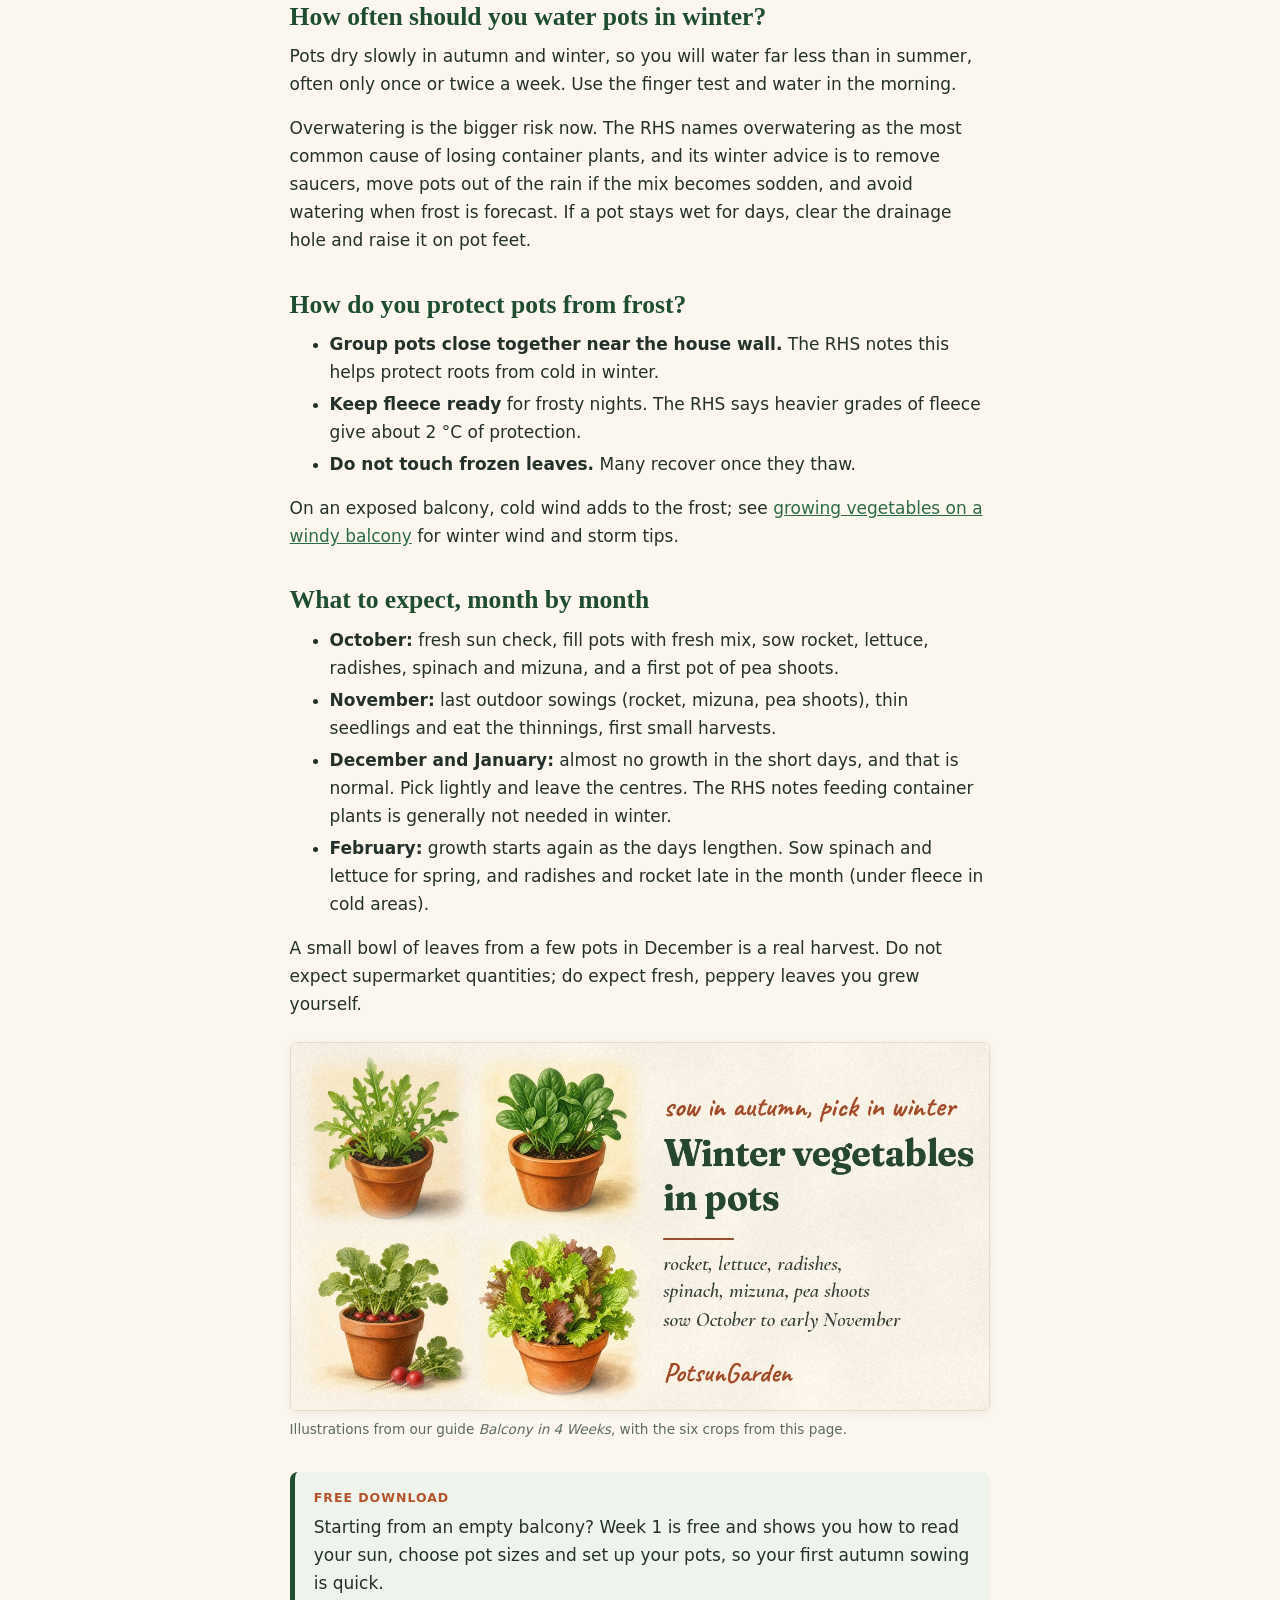
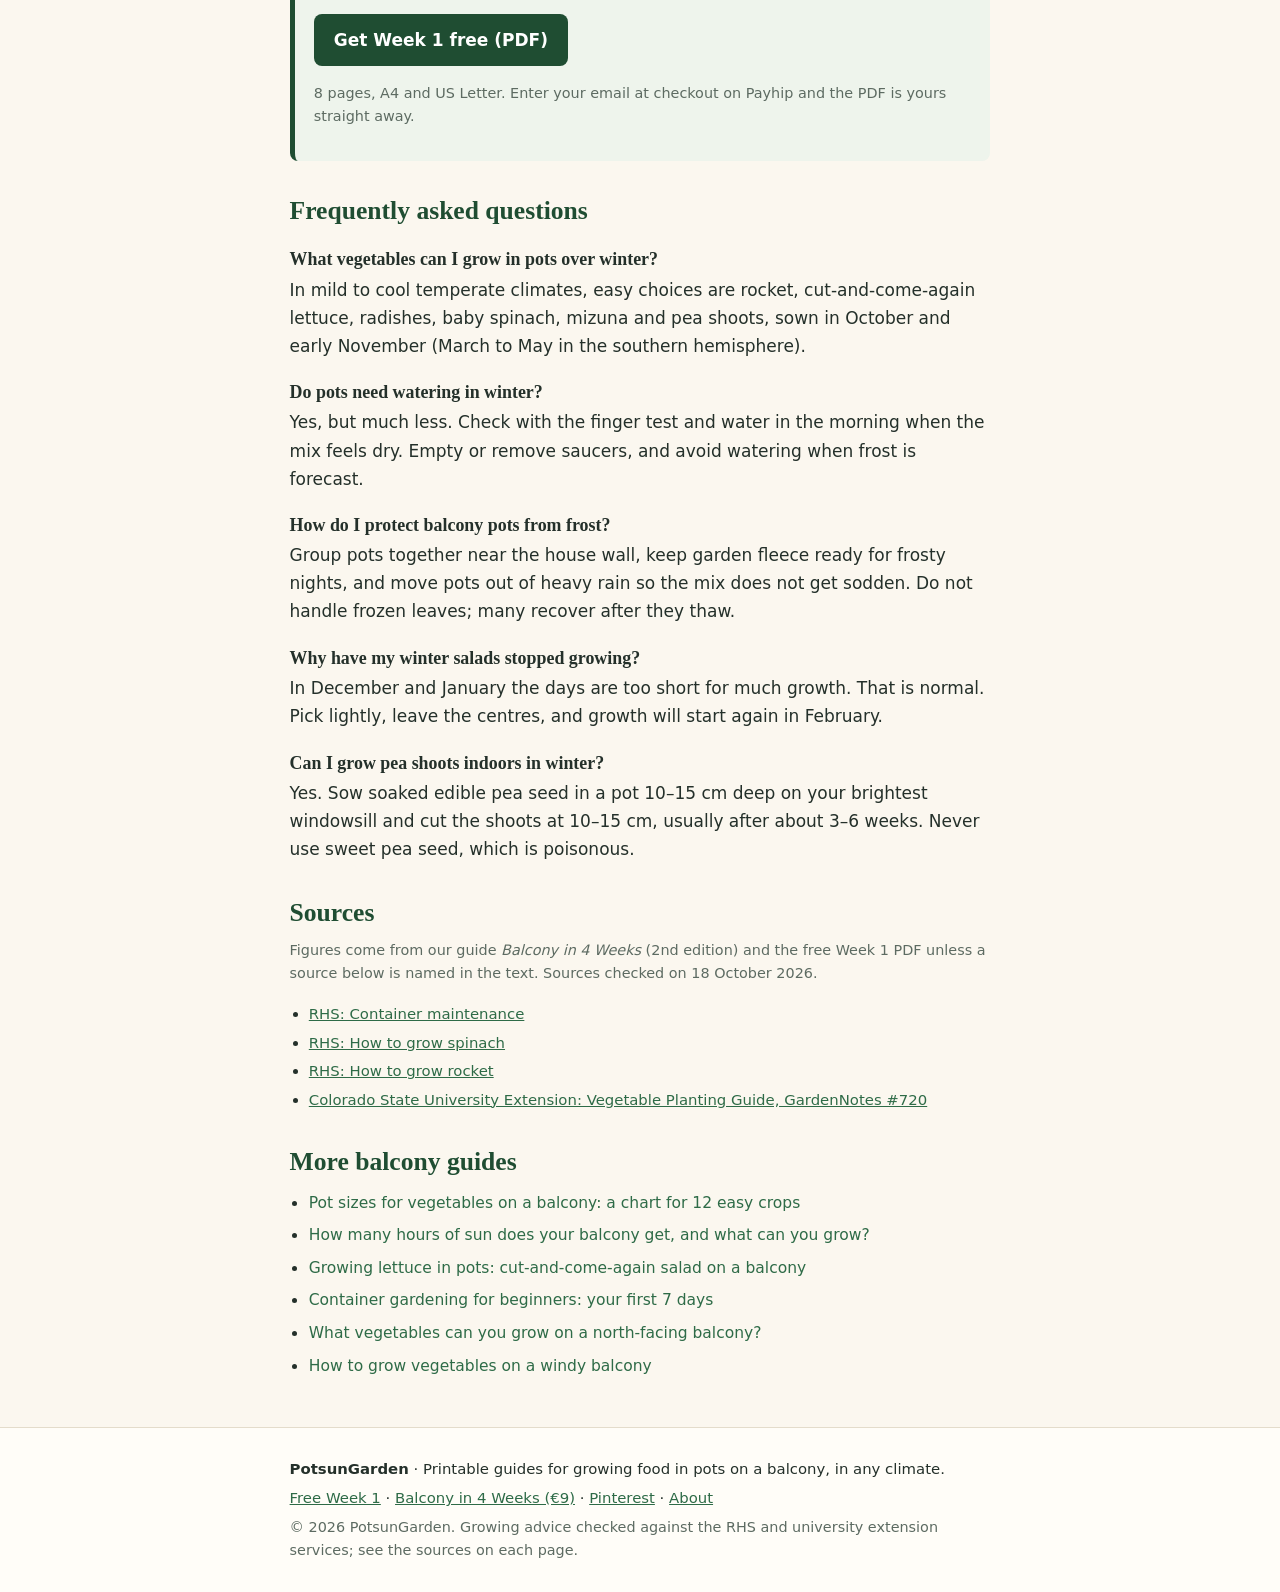
<file: winter-vegetables-in-pots.html>
<!doctype html>
<html lang="en">
<head>
<meta charset="utf-8">
<meta name="viewport" content="width=device-width, initial-scale=1">
<meta name="p:domain_verify" content="c9f7734df45bd1a1e3e22cd09c8d9e38"/>
<title>Winter Vegetables in Pots: 6 Easy Crops | PotsunGarden</title>
<meta name="description" content="Rocket, lettuce, radishes, spinach, mizuna and pea shoots: what to sow in autumn for winter salads in pots, plus watering, frost and what to expect.">
<link rel="canonical" href="https://potsungarden.github.io/winter-vegetables-in-pots.html">
<meta property="og:type" content="article">
<meta property="og:site_name" content="PotsunGarden">
<meta property="og:title" content="Winter Vegetables in Pots: 6 Easy Crops | PotsunGarden">
<meta property="og:description" content="Rocket, lettuce, radishes, spinach, mizuna and pea shoots: what to sow in autumn for winter salads in pots, plus watering, frost and what to expect.">
<meta property="og:url" content="https://potsungarden.github.io/winter-vegetables-in-pots.html">
<meta property="og:image" content="https://potsungarden.github.io/img/winter-vegetables-in-pots-1200x630.jpg">
<meta name="twitter:card" content="summary_large_image">
<link rel="stylesheet" href="style.css">
<script type="application/ld+json">
{
 "@context": "https://schema.org",
 "@graph": [
  {
   "@type": "Article",
   "@id": "https://potsungarden.github.io/winter-vegetables-in-pots.html#article",
   "headline": "Winter vegetables in pots: six easy crops for an autumn and winter balcony",
   "description": "Rocket, lettuce, radishes, spinach, mizuna and pea shoots: what to sow in autumn for winter salads in pots, plus watering, frost and what to expect.",
   "inLanguage": "en",
   "datePublished": "2026-10-18",
   "dateModified": "2026-11-03",
   "author": {
    "@id": "https://potsungarden.github.io/#org"
   },
   "publisher": {
    "@id": "https://potsungarden.github.io/#org"
   },
   "mainEntityOfPage": "https://potsungarden.github.io/winter-vegetables-in-pots.html",
   "url": "https://potsungarden.github.io/winter-vegetables-in-pots.html",
   "image": "https://potsungarden.github.io/img/winter-vegetables-in-pots-1200x630.jpg",
   "citation": [
    "https://www.rhs.org.uk/container-gardening/maintenance",
    "https://www.rhs.org.uk/vegetables/spinach/grow-your-own",
    "https://www.rhs.org.uk/vegetables/rocket/grow-your-own",
    "https://cmg.extension.colostate.edu/Gardennotes/720.pdf"
   ]
  },
  {
   "@type": "FAQPage",
   "@id": "https://potsungarden.github.io/winter-vegetables-in-pots.html#faq",
   "mainEntity": [
    {
     "@type": "Question",
     "name": "What vegetables can I grow in pots over winter?",
     "acceptedAnswer": {
      "@type": "Answer",
      "text": "In mild to cool temperate climates, easy choices are rocket, cut-and-come-again lettuce, radishes, baby spinach, mizuna and pea shoots, sown in October and early November (March to May in the southern hemisphere)."
     }
    },
    {
     "@type": "Question",
     "name": "Do pots need watering in winter?",
     "acceptedAnswer": {
      "@type": "Answer",
      "text": "Yes, but much less. Check with the finger test and water in the morning when the mix feels dry. Empty or remove saucers, and avoid watering when frost is forecast."
     }
    },
    {
     "@type": "Question",
     "name": "How do I protect balcony pots from frost?",
     "acceptedAnswer": {
      "@type": "Answer",
      "text": "Group pots together near the house wall, keep garden fleece ready for frosty nights, and move pots out of heavy rain so the mix does not get sodden. Do not handle frozen leaves; many recover after they thaw."
     }
    },
    {
     "@type": "Question",
     "name": "Why have my winter salads stopped growing?",
     "acceptedAnswer": {
      "@type": "Answer",
      "text": "In December and January the days are too short for much growth. That is normal. Pick lightly, leave the centres, and growth will start again in February."
     }
    },
    {
     "@type": "Question",
     "name": "Can I grow pea shoots indoors in winter?",
     "acceptedAnswer": {
      "@type": "Answer",
      "text": "Yes. Sow soaked edible pea seed in a pot 10–15 cm deep on your brightest windowsill and cut the shoots at 10–15 cm, usually after about 3–6 weeks. Never use sweet pea seed, which is poisonous."
     }
    }
   ]
  },
  {
   "@type": "BreadcrumbList",
   "itemListElement": [
    {
     "@type": "ListItem",
     "position": 1,
     "name": "Home",
     "item": "https://potsungarden.github.io/"
    },
    {
     "@type": "ListItem",
     "position": 2,
     "name": "Winter pots",
     "item": "https://potsungarden.github.io/winter-vegetables-in-pots.html"
    }
   ]
  },
  {
   "@type": "Organization",
   "@id": "https://potsungarden.github.io/#org",
   "name": "PotsunGarden",
   "url": "https://potsungarden.github.io/",
   "sameAs": [
    "https://www.pinterest.com/potsungarden/",
    "https://www.facebook.com/profile.php?id=61595227014449",
    "https://www.tiktok.com/@potsungarden",
    "https://www.reddit.com/user/PotsunGarden"
   ]
  }
 ]
}
</script>
<script data-goatcounter="https://potsungarden.goatcounter.com/count" async src="//gc.zgo.at/count.js"></script>
</head>
<body>
<a class="skip" href="#main">Skip to content</a>
<header class="site-header">
<div class="wrap header-inner">
<a class="logo" href="index.html">PotsunGarden</a>
<nav aria-label="Main">
<a href="index.html#guides">Guides</a>
<a href="about.html">About</a>
<a class="nav-cta" href="https://payhip.com/b/mtjgL?utm_source=site&amp;utm_medium=referral&amp;utm_campaign=winter-vegetables-in-pots">Free Week 1</a>
</nav>
</div>
</header>
<main id="main" class="wrap">
<article>
<p class="crumbs"><a href="index.html">Home</a> › <a href="index.html#guides">Guides</a></p>
<h1>Winter vegetables in pots: six easy crops for an autumn and winter balcony</h1>
<p class="meta">PotsunGarden · Updated 3 November 2026</p>
<p class="lead">Six easy vegetables for pots over winter are rocket, cut-and-come-again lettuce, radishes, baby spinach, mizuna and pea shoots. In mild to cool temperate climates, sow them in October and early November, in pots 15–20 cm deep (10–15 cm for pea shoots) with 3–4 hours of direct sun or more (radishes like 4–6). First harvests come after about 3–8 weeks, and growth almost stops in December and January. Here is what to sow, and what honestly to expect over winter.</p>
<section class="quick-facts" aria-labelledby="qf-h">
<h2 id="qf-h">Quick facts</h2>
<div class="table-wrap"><table>
<caption>Key figures from this page</caption>
<tbody>
<tr><th scope="row">Climate</th><td>Mild to cool temperate (roughly USDA zones 7–10); in the southern hemisphere autumn is March to May</td></tr>
<tr><th scope="row">Six crops</th><td>Rocket, cut-and-come-again lettuce, radishes, baby spinach, mizuna, pea shoots</td></tr>
<tr><th scope="row">When to sow</th><td>October to early November (northern hemisphere); radishes again from February</td></tr>
<tr><th scope="row">Pot depth</th><td>At least 15 cm for rocket and radishes, 15–20 cm for lettuce and mizuna, at least 20 cm for baby spinach, 10–15 cm for pea shoots (see the <a href="pot-sizes-for-balcony-vegetables.html">pot depth for each crop</a>)</td></tr>
<tr><th scope="row">Sun</th><td>3–4 hours suits most leafy greens; radishes like 4–6 hours</td></tr>
<tr><th scope="row">First harvest</th><td>About 3–6 weeks (pea shoots) to about 6–8 weeks (baby spinach)</td></tr>
<tr><th scope="row">Watering</th><td>Often only once or twice a week; in the morning; not when frost is forecast</td></tr>
<tr><th scope="row">Frost</th><td>Group pots by the house wall; heavier fleece gives about 2 °C of protection (RHS)</td></tr>
<tr><th scope="row">December and January</th><td>Almost no growth in the short days; that is normal</td></tr>
</tbody></table></div>
</section>

<h2>First, your climate</h2>
<p>This advice is for <strong>mild to cool temperate climates</strong>, such as much of Italy, the UK and the mid-latitude US (roughly USDA zones 7–10). In colder places, or where hard frosts are common, sow early in October, keep pots in the most sheltered spot by the wall, and cover them with fleece on frosty nights.</p>
<p>In mild-winter climates (for example the Mediterranean coasts of Spain, Portugal, Italy and Greece, Southern California, Florida, or Sydney, Brisbane and Perth), autumn is actually the start of the main salad season. In the southern hemisphere, read the months six months later: autumn is March to May.</p>

<h2>Which vegetables can you sow in pots in autumn?</h2>
<div class="table-wrap"><table>
<caption>Autumn sowing in pots (northern hemisphere months)</caption>
<thead><tr><th scope="col">Crop</th><th scope="col">Pot depth</th><th scope="col">Sun</th><th scope="col">Sow</th><th scope="col">First harvest</th></tr></thead>
<tbody>
<tr><th scope="row">Rocket</th><td>At least 15 cm</td><td>3–4 h or more</td><td>October to early November</td><td>About 4–6 weeks; slower in cold weather</td></tr>
<tr><th scope="row">Cut-and-come-again lettuce</th><td>15–20 cm; a trough is ideal</td><td>3–4 h or more</td><td>October; early November in mild areas</td><td>About 5–8 weeks</td></tr>
<tr><th scope="row">Radishes</th><td>At least 15 cm</td><td>4–6 h</td><td>October; again from February</td><td>About 4–8 weeks</td></tr>
<tr><th scope="row">Baby spinach</th><td>At least 20 cm</td><td>3–4 h; copes with some shade</td><td>October to early November</td><td>About 6–8 weeks</td></tr>
<tr><th scope="row">Mizuna</th><td>15–20 cm</td><td>3–4 h or more</td><td>October to November</td><td>About 4–6 weeks</td></tr>
<tr><th scope="row">Pea shoots</th><td>10–15 cm; wide is best</td><td>3–4 h, or a bright windowsill</td><td>Oct–Nov outdoors in mild areas; all winter indoors</td><td>About 3–6 weeks</td></tr>
</tbody></table></div>
<p>These are all cool-season crops. Colorado State University Extension notes that cool-season vegetables prefer cool growing temperatures and are often replanted in midsummer for an autumn harvest; lettuce, spinach, peas and radish are in its "hardy" group.</p>

<h2>A few crop notes</h2>
<ul>
<li><strong>Rocket:</strong> the RHS says wild rocket may keep cropping into winter if protected, and starts again in early spring. Salad rocket is quicker but shorter-lived.</li>
<li><strong>Lettuce:</strong> sow a loose-leaf type or a salad mix sold for autumn or winter, thinly, in a trough. Our guide to <a href="growing-lettuce-in-pots.html">cut-and-come-again lettuce</a> shows how to pick it so it keeps regrowing.</li>
<li><strong>Spinach:</strong> choose a variety sold for autumn or winter sowing, ideally mildew-resistant. The RHS recommends hardy varieties for overwintering, covered with cloches or fleece from October unless your climate is mild. Autumn-sown spinach may flower in spring as the days lengthen; pick the last leaves and sow again.</li>
<li><strong>Radishes:</strong> best sown early in autumn. Late sowings on a dim balcony tend to make leaves and no roots, so if your winter sun is poor, wait and sow again in February.</li>
<li><strong>Mizuna:</strong> a feathery Japanese leaf with a mild mustard flavour, very cold-hardy. Cut at about 10 cm and it regrows. Birds love it in winter, so drape fine netting over a few bent wires.</li>
<li><strong>Pea shoots:</strong> soak edible garden pea seed for 8–12 hours, sow close together and cut at 10–15 cm. <strong>Never use sweet peas</strong>: they are an ornamental flower and poisonous.</li>
</ul>

<h2>Check your sun again</h2>
<p>The autumn sun is lower than in summer, so shadows are longer and your balcony may look very different. Watch it for two days and count the hours of direct sun; our sun-hours guide shows how to <a href="balcony-sun-hours-what-to-grow.html">check your sun again</a>, spot by spot. Three to four hours suits most leafy greens; radishes like 4–6. On a balcony that faces due north there is no direct sun at all in winter, so see <a href="vegetables-north-facing-balcony.html">what grows on a north-facing balcony</a>.</p>

<h2>How often should you water pots in winter?</h2>
<p>Pots dry slowly in autumn and winter, so you will water far less than in summer, often only once or twice a week. Use the finger test and water in the morning.</p>
<p>Overwatering is the bigger risk now. The RHS names overwatering as the most common cause of losing container plants, and its winter advice is to remove saucers, move pots out of the rain if the mix becomes sodden, and avoid watering when frost is forecast. If a pot stays wet for days, clear the drainage hole and raise it on pot feet.</p>

<h2 id="frost">How do you protect pots from frost?</h2>
<ul>
<li><strong>Group pots close together near the house wall.</strong> The RHS notes this helps protect roots from cold in winter.</li>
<li><strong>Keep fleece ready</strong> for frosty nights. The RHS says heavier grades of fleece give about 2 °C of protection.</li>
<li><strong>Do not touch frozen leaves.</strong> Many recover once they thaw.</li>
</ul>
<p>On an exposed balcony, cold wind adds to the frost; see <a href="vegetables-windy-balcony.html">growing vegetables on a windy balcony</a> for winter wind and storm tips.</p>

<h2>What to expect, month by month</h2>
<ul>
<li><strong>October:</strong> fresh sun check, fill pots with fresh mix, sow rocket, lettuce, radishes, spinach and mizuna, and a first pot of pea shoots.</li>
<li><strong>November:</strong> last outdoor sowings (rocket, mizuna, pea shoots), thin seedlings and eat the thinnings, first small harvests.</li>
<li><strong>December and January:</strong> almost no growth in the short days, and that is normal. Pick lightly and leave the centres. The RHS notes feeding container plants is generally not needed in winter.</li>
<li><strong>February:</strong> growth starts again as the days lengthen. Sow spinach and lettuce for spring, and radishes and rocket late in the month (under fleece in cold areas).</li>
</ul>
<p>A small bowl of leaves from a few pots in December is a real harvest. Do not expect supermarket quantities; do expect fresh, peppery leaves you grew yourself.</p>

<figure class="preview wide">
<img src="img/winter-vegetables-in-pots-1200x630.jpg" alt="Paintings of four terracotta pots of rocket, spinach, radishes and loose-leaf lettuce, with the six winter crops listed: rocket, lettuce, radishes, spinach, mizuna and pea shoots, sown October to early November" width="1200" height="630" loading="lazy">
<figcaption>Illustrations from our guide <em>Balcony in 4 Weeks</em>, with the six crops from this page.</figcaption>
</figure>
<aside class="cta">
<p class="cta-kicker">Free download</p>
<p>Starting from an empty balcony? Week 1 is free and shows you how to read your sun, choose pot sizes and set up your pots, so your first autumn sowing is quick.</p>
<p><a class="btn" href="https://payhip.com/b/mtjgL?utm_source=site&amp;utm_medium=referral&amp;utm_campaign=winter-vegetables-in-pots">Get Week 1 free (PDF)</a></p>
<p class="small">8 pages, A4 and US Letter. Enter your email at checkout on Payhip and the PDF is yours straight away.</p>
</aside>
<section class="faq" aria-labelledby="faq-h">
<h2 id="faq-h">Frequently asked questions</h2>
<h3>What vegetables can I grow in pots over winter?</h3>
<p>In mild to cool temperate climates, easy choices are rocket, cut-and-come-again lettuce, radishes, baby spinach, mizuna and pea shoots, sown in October and early November (March to May in the southern hemisphere).</p>
<h3>Do pots need watering in winter?</h3>
<p>Yes, but much less. Check with the finger test and water in the morning when the mix feels dry. Empty or remove saucers, and avoid watering when frost is forecast.</p>
<h3>How do I protect balcony pots from frost?</h3>
<p>Group pots together near the house wall, keep garden fleece ready for frosty nights, and move pots out of heavy rain so the mix does not get sodden. Do not handle frozen leaves; many recover after they thaw.</p>
<h3>Why have my winter salads stopped growing?</h3>
<p>In December and January the days are too short for much growth. That is normal. Pick lightly, leave the centres, and growth will start again in February.</p>
<h3>Can I grow pea shoots indoors in winter?</h3>
<p>Yes. Sow soaked edible pea seed in a pot 10–15 cm deep on your brightest windowsill and cut the shoots at 10–15 cm, usually after about 3–6 weeks. Never use sweet pea seed, which is poisonous.</p>
</section>
<section class="sources">
<h2>Sources</h2>
<p class="small">Figures come from our guide <em>Balcony in 4 Weeks</em> (2nd edition) and the free Week 1 PDF unless a source below is named in the text. Sources checked on 18 October 2026.</p>
<ul>
<li><a href="https://www.rhs.org.uk/container-gardening/maintenance" rel="nofollow noopener">RHS: Container maintenance</a></li>
<li><a href="https://www.rhs.org.uk/vegetables/spinach/grow-your-own" rel="nofollow noopener">RHS: How to grow spinach</a></li>
<li><a href="https://www.rhs.org.uk/vegetables/rocket/grow-your-own" rel="nofollow noopener">RHS: How to grow rocket</a></li>
<li><a href="https://cmg.extension.colostate.edu/Gardennotes/720.pdf" rel="nofollow noopener">Colorado State University Extension: Vegetable Planting Guide, GardenNotes #720</a></li>
</ul>
</section>
<nav class="more" aria-label="More guides">
<h2>More balcony guides</h2>
<ul>
<li><a href="pot-sizes-for-balcony-vegetables.html">Pot sizes for vegetables on a balcony: a chart for 12 easy crops</a></li><li><a href="balcony-sun-hours-what-to-grow.html">How many hours of sun does your balcony get, and what can you grow?</a></li><li><a href="growing-lettuce-in-pots.html">Growing lettuce in pots: cut-and-come-again salad on a balcony</a></li><li><a href="container-gardening-for-beginners-first-7-days.html">Container gardening for beginners: your first 7 days</a></li><li><a href="vegetables-north-facing-balcony.html">What vegetables can you grow on a north-facing balcony?</a></li><li><a href="vegetables-windy-balcony.html">How to grow vegetables on a windy balcony</a></li>
</ul>
</nav>
</article>
</main>
<footer class="site-footer">
<div class="wrap">
<p><strong>PotsunGarden</strong> · Printable guides for growing food in pots on a balcony, in any climate.</p>
<p><a href="https://payhip.com/b/mtjgL?utm_source=site&amp;utm_medium=referral&amp;utm_campaign=winter-vegetables-in-pots">Free Week 1</a> · <a href="https://payhip.com/b/ZfLyM?utm_source=site&amp;utm_medium=referral&amp;utm_campaign=winter-vegetables-in-pots">Balcony in 4 Weeks (€9)</a> · <a href="https://www.pinterest.com/potsungarden/">Pinterest</a> · <a href="about.html">About</a></p>
<p class="small">© 2026 PotsunGarden. Growing advice checked against the RHS and university extension services; see the sources on each page.</p>
</div>
</footer>
</body>
</html>
</file>
<file: style.css>
/* PotsunGarden – simple, mobile-first stylesheet. No external fonts or scripts. */
:root{
  --bg:#fbf7ef; --paper:#fffdf8; --ink:#24302a; --muted:#5d6b62;
  --green:#1f4d32; --green-2:#2e6b47; --accent:#b4532a; --line:#e4dccb; --tint:#f3ecdd;
  --max:46rem;
}
*{box-sizing:border-box}
html{-webkit-text-size-adjust:100%}
body{margin:0;background:var(--bg);color:var(--ink);
  font:1.0625rem/1.65 system-ui,-apple-system,"Segoe UI",Roboto,"Helvetica Neue",Arial,sans-serif}
.wrap{max-width:var(--max);margin:0 auto;padding:0 1.1rem}
h1,h2,h3{font-family:Georgia,"Iowan Old Style","Palatino Linotype",serif;color:var(--green);line-height:1.2}
h1{font-size:clamp(1.75rem,5vw,2.4rem);margin:.4rem 0 .6rem}
h2{font-size:clamp(1.3rem,3.6vw,1.6rem);margin:2.2rem 0 .6rem}
h3{font-size:1.12rem;margin:1.4rem 0 .3rem}
p,ul,ol{margin:0 0 1rem}
li{margin:.25rem 0}
a{color:var(--green-2)}
a:hover{color:var(--accent)}
.small{font-size:.9rem;color:var(--muted)}
.lead{font-size:1.15rem;color:#33413a}
.meta,.crumbs{font-size:.88rem;color:var(--muted);margin:0}
.crumbs{margin-top:1.4rem}
.skip{position:absolute;left:-999px}
.skip:focus{left:1rem;top:1rem;background:#fff;padding:.5rem;z-index:10}

.site-header{background:var(--paper);border-bottom:1px solid var(--line)}
.header-inner{display:flex;flex-wrap:wrap;align-items:center;justify-content:space-between;gap:.5rem;padding-top:.8rem;padding-bottom:.8rem;max-width:60rem}
.logo{font-family:Georgia,serif;font-weight:700;font-size:1.3rem;color:var(--green);text-decoration:none}
nav a{margin-left:1rem;text-decoration:none;font-size:.97rem}
nav a:first-child{margin-left:0}
.nav-cta{background:var(--green);color:#fff!important;padding:.35rem .8rem;border-radius:999px}

.btn{display:inline-block;background:var(--green);color:#fff;text-decoration:none;font-weight:600;
  padding:.75rem 1.25rem;border-radius:.5rem}
.btn:hover{background:var(--green-2);color:#fff}
.btn-secondary{background:var(--paper);color:var(--green);border:2px solid var(--green)}
.btn-secondary:hover{background:var(--tint);color:var(--green)}

.hero{padding:2rem 0 .5rem}
.week1{display:grid;gap:1.5rem;margin-top:1.5rem}
@media(min-width:48rem){
  main.wrap{max-width:var(--max)}
  .week1{grid-template-columns:1.4fr 1fr;align-items:start}
}
.full-guide{background:var(--paper);border:1px solid var(--line);border-radius:.75rem;padding:.4rem 1.2rem 1.2rem;margin:2.5rem 0}

.cards{list-style:none;padding:0;display:grid;gap:.9rem}
.card a{display:block;background:var(--paper);border:1px solid var(--line);border-radius:.75rem;padding:.9rem 1.1rem;text-decoration:none;color:var(--ink)}
.card a:hover{border-color:var(--green-2)}
.card h3{margin:.1rem 0 .3rem}
.card p{margin:0;font-size:.95rem;color:var(--muted)}

.table-wrap{overflow-x:auto;margin:0 0 1.2rem;border:1px solid var(--line);border-radius:.5rem;background:var(--paper)}
table{border-collapse:collapse;width:100%;font-size:.93rem;min-width:34rem}
caption{text-align:left;padding:.6rem .8rem;font-size:.85rem;color:var(--muted)}
th,td{padding:.55rem .7rem;text-align:left;vertical-align:top;border-top:1px solid var(--line)}
thead th{background:var(--green);color:#fff;border-top:0}
tbody th{color:var(--green);font-weight:600}
tbody tr:nth-child(even){background:var(--tint)}

.preview{margin:1.5rem 0;max-width:22rem}
.preview img{width:100%;height:auto;display:block;border:1px solid var(--line);border-radius:.4rem;box-shadow:0 2px 10px rgba(0,0,0,.06)}
figcaption{font-size:.85rem;color:var(--muted);margin-top:.4rem}

.cta{background:#eef4ec;border-left:5px solid var(--green);border-radius:.5rem;padding:1rem 1.2rem;margin:2rem 0}
.cta-kicker{text-transform:uppercase;letter-spacing:.08em;font-size:.78rem;font-weight:700;color:var(--accent);margin:0 0 .3rem}
.faq h3{color:var(--ink)}
.sources ul,.more ul{padding-left:1.2rem}
.sources li{font-size:.93rem}

.site-footer{border-top:1px solid var(--line);background:var(--paper);margin-top:3rem;padding:1.5rem 0;font-size:.93rem}
.site-footer p{margin:.3rem 0}
@media(max-width:30rem){nav a{margin-left:.7rem;font-size:.92rem}}
@media print{.site-header,.site-footer,.cta,.more{display:none}}
.hero-ctas{display:flex;flex-wrap:wrap;gap:.75rem}
.preview.wide{max-width:100%}
</file>
